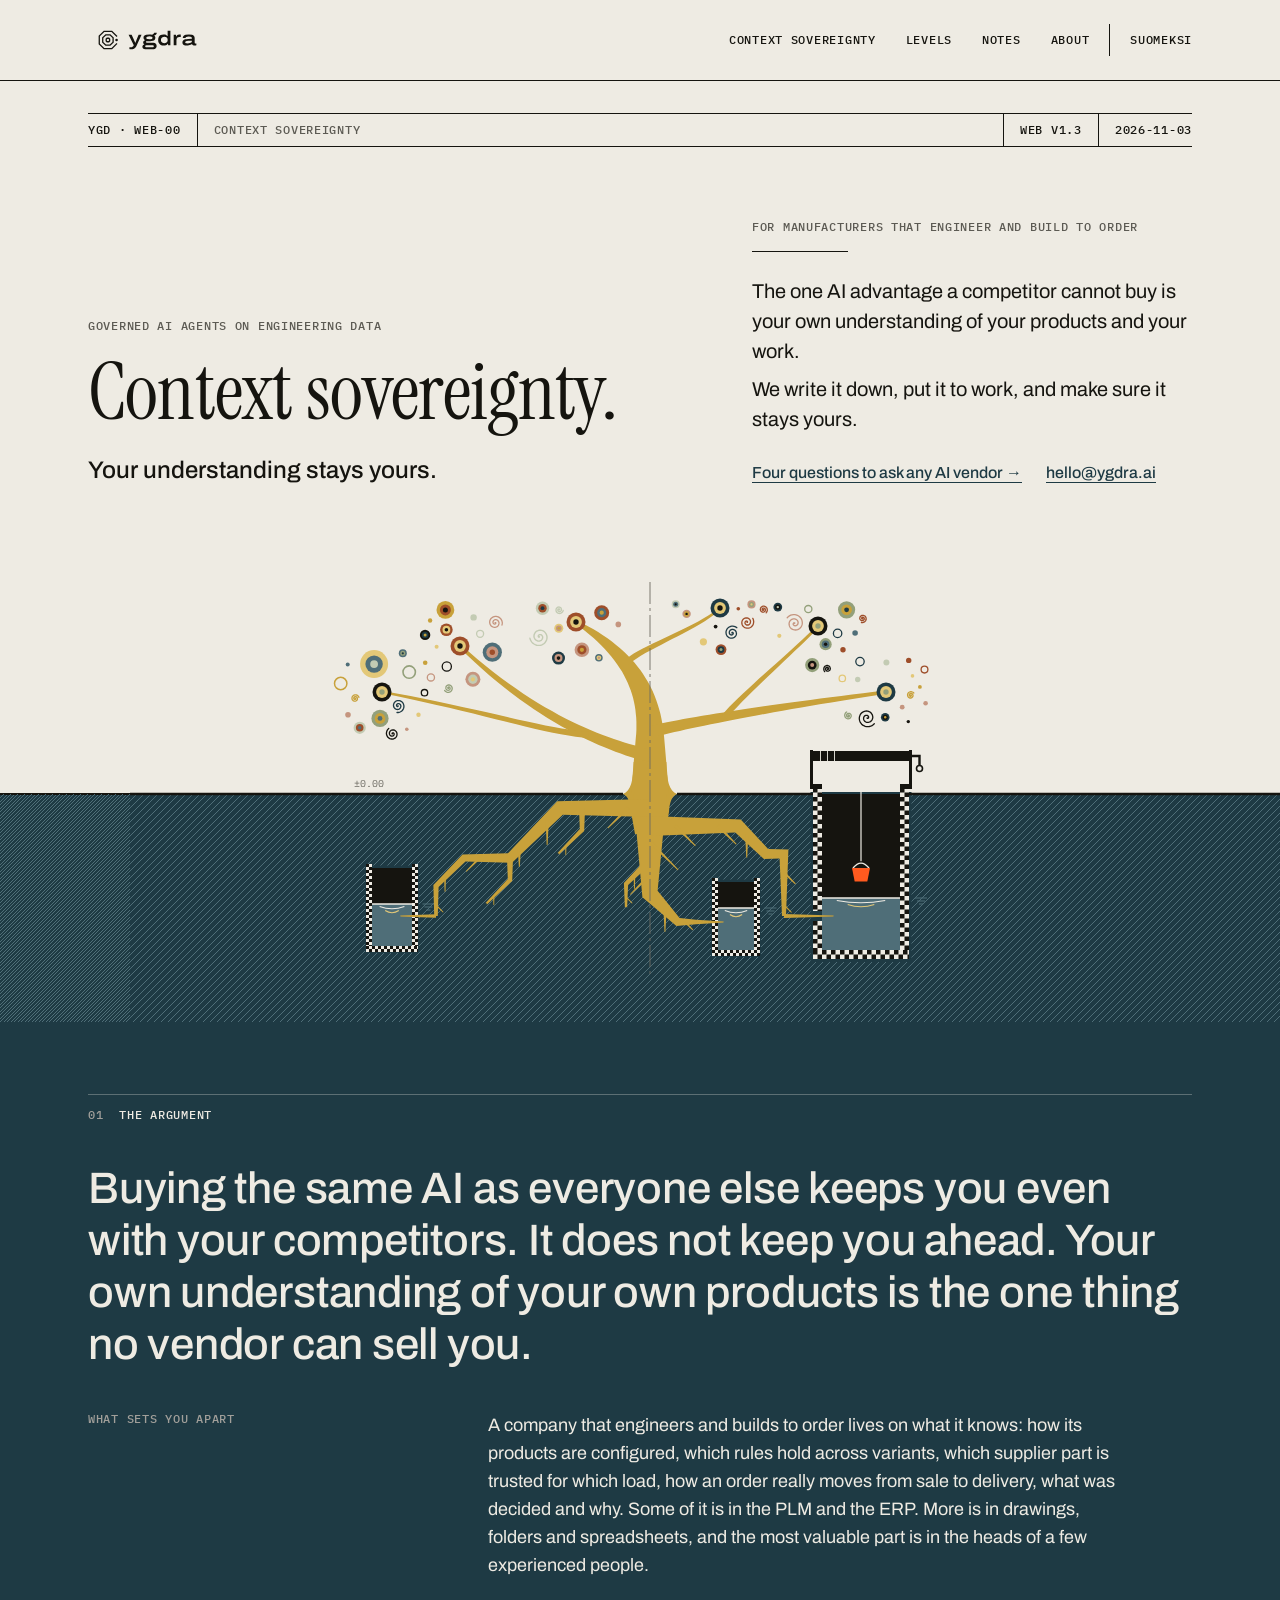
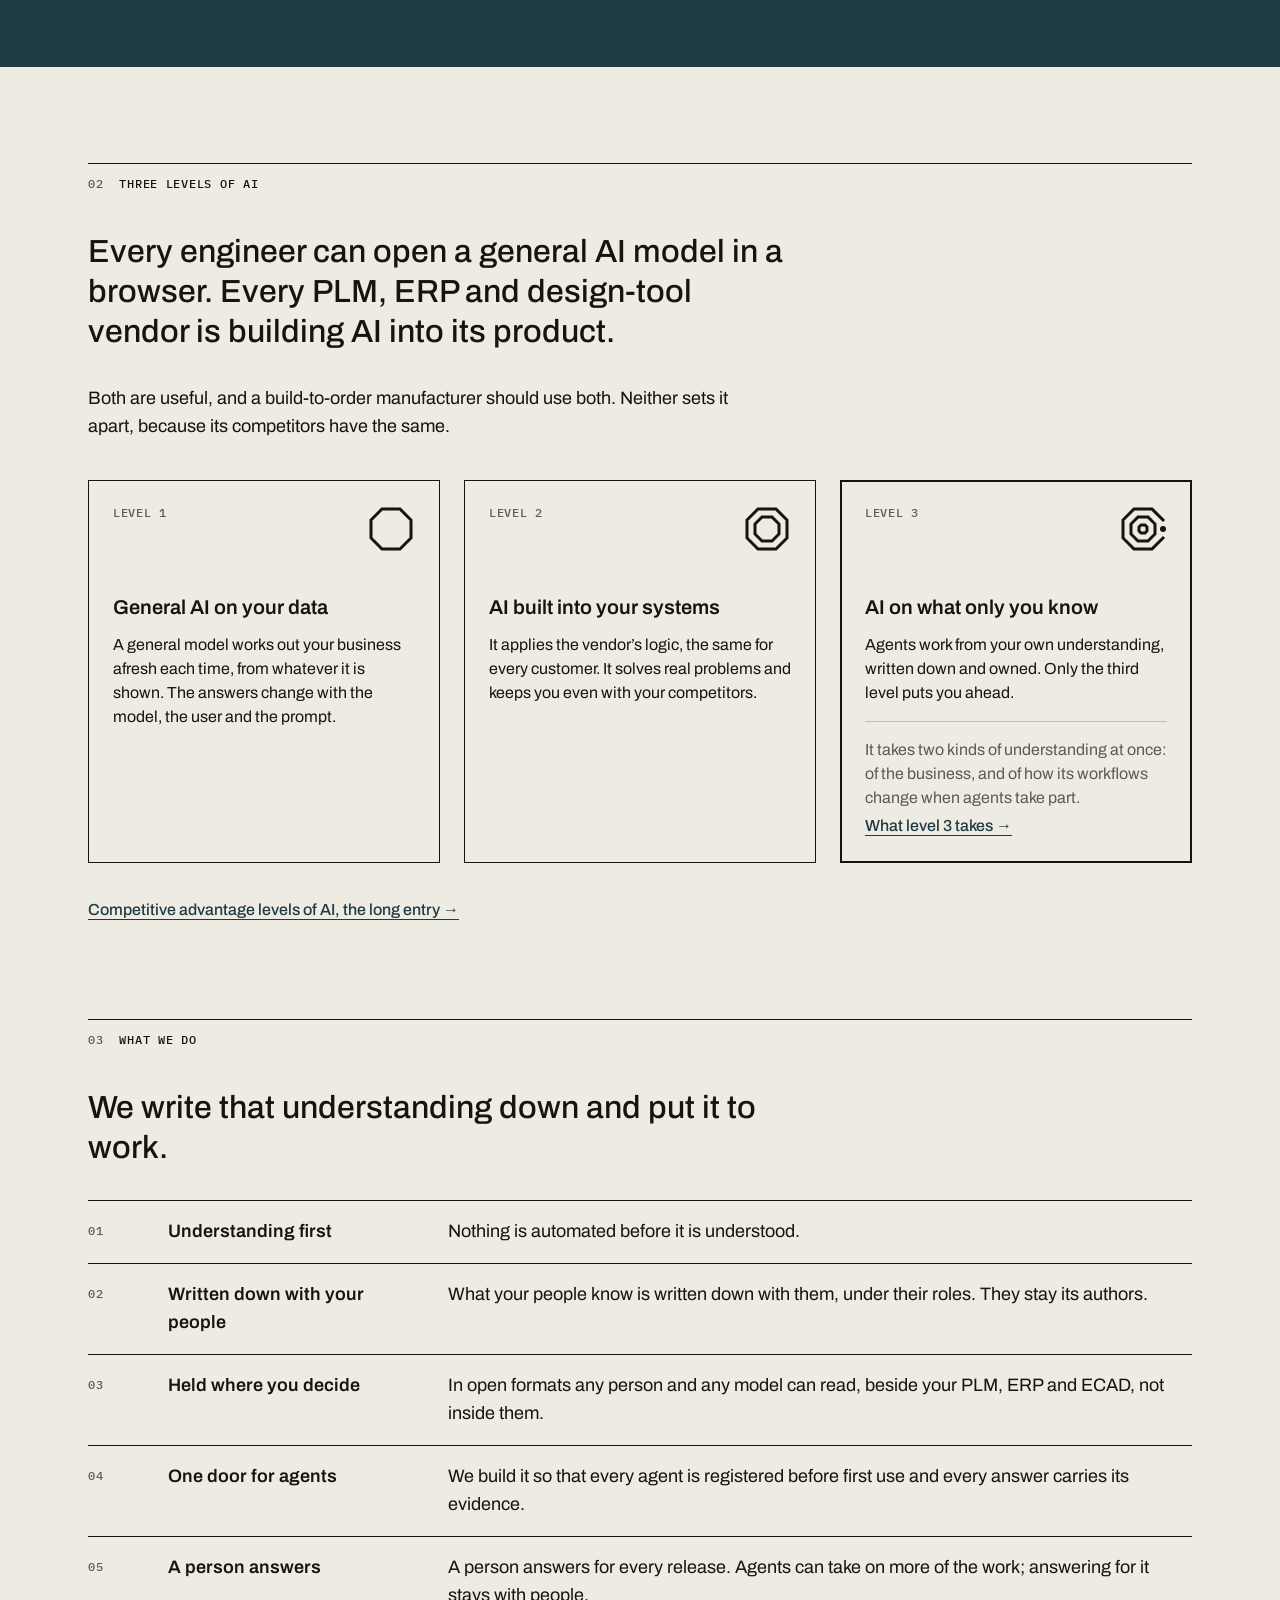
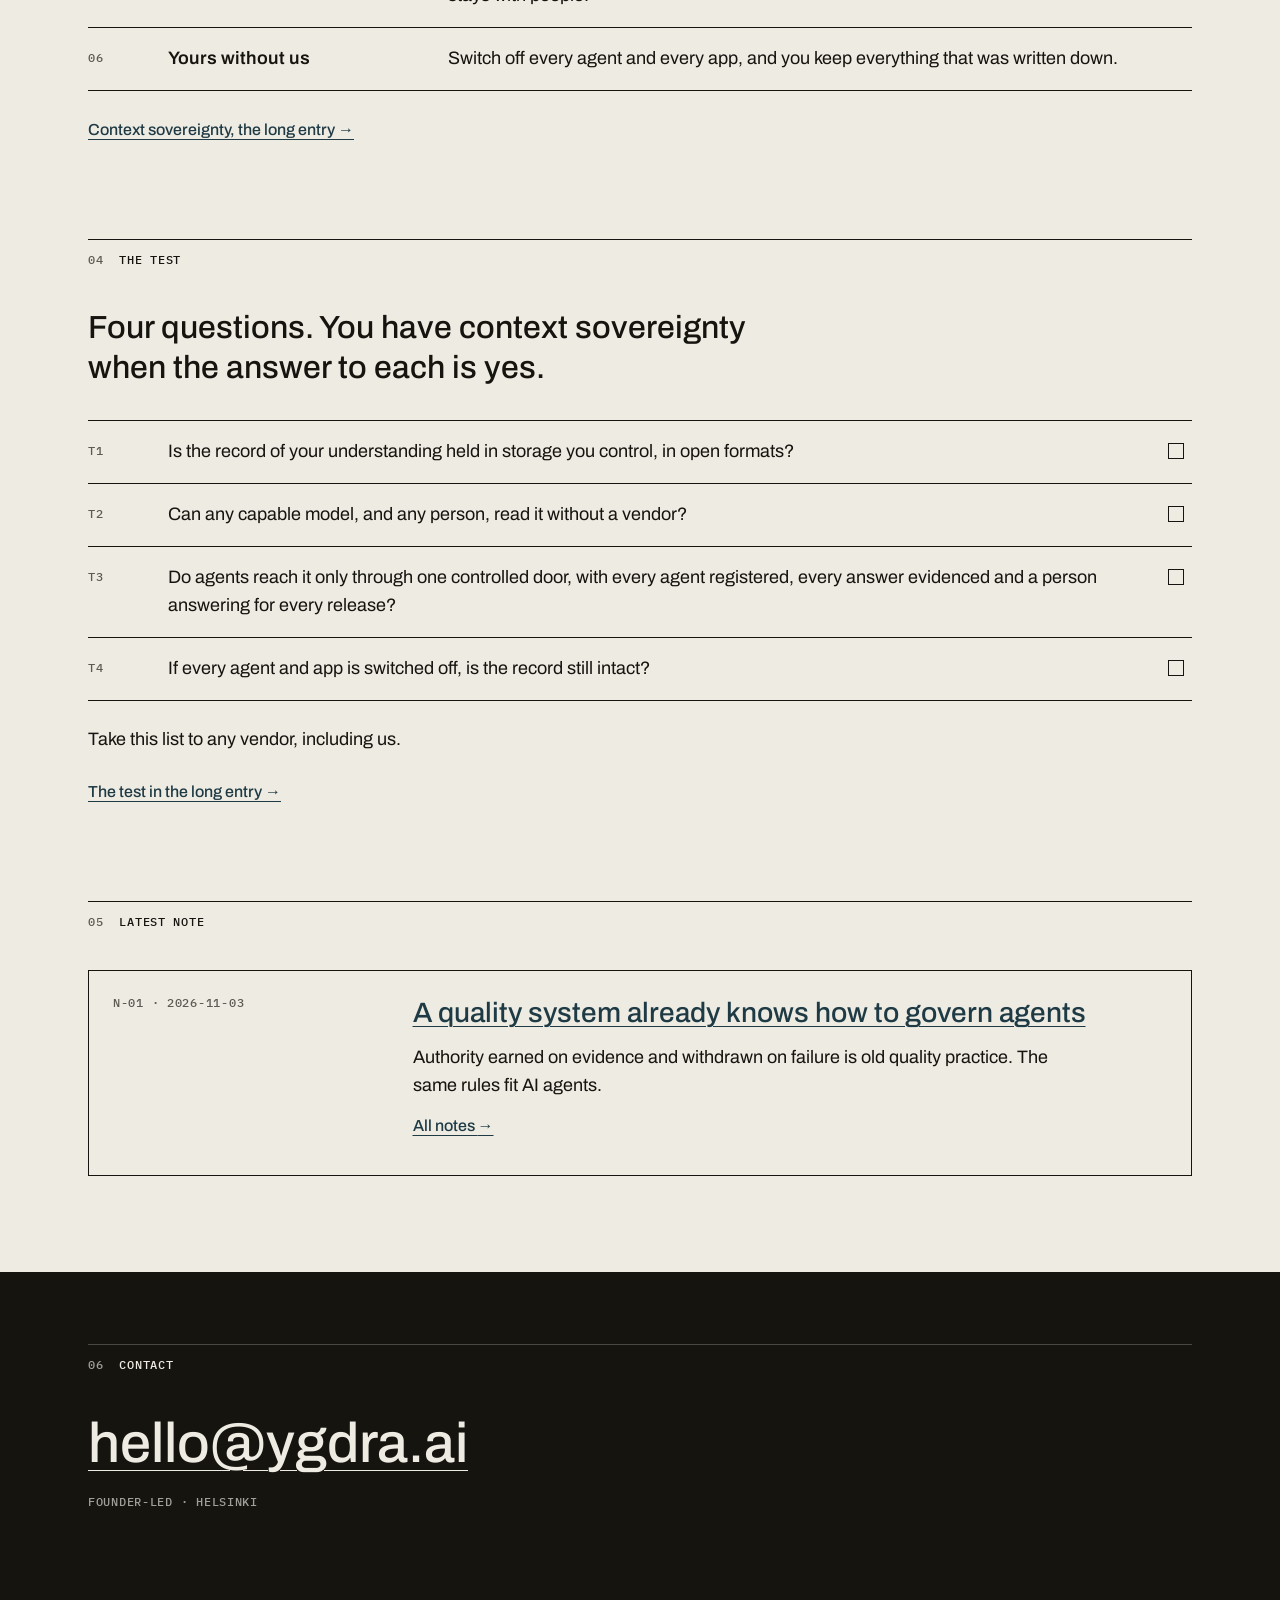
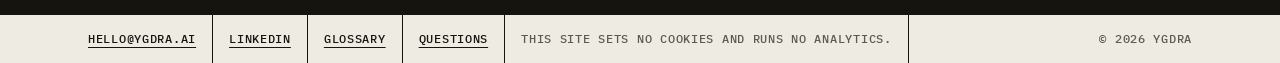
<file: index.html>
<!doctype html>
<html lang="en">
<head>
<meta charset="utf-8">
<meta name="viewport" content="width=device-width, initial-scale=1">
<title>Ygdra · Context sovereignty</title>
<meta name="description" content="Context sovereignty. Your understanding stays yours.">
<meta name="color-scheme" content="light dark">
<link rel="canonical" href="https://ygdra.ai/">
<link rel="alternate" hreflang="en" href="https://ygdra.ai/">
<link rel="alternate" hreflang="fi" href="https://ygdra.ai/fi/">
<link rel="alternate" hreflang="x-default" href="https://ygdra.ai/">
<meta property="og:type" content="website">
<meta property="og:site_name" content="Ygdra">
<meta property="og:locale" content="en_GB">
<meta property="og:locale:alternate" content="fi_FI">
<meta property="og:title" content="Ygdra · Context sovereignty">
<meta property="og:description" content="Context sovereignty. Your understanding stays yours.">
<meta property="og:url" content="https://ygdra.ai/">
<meta property="og:image" content="https://ygdra.ai/img/share-1200x627.png">
<meta property="og:image:type" content="image/png">
<meta property="og:image:width" content="1200">
<meta property="og:image:height" content="627">
<meta property="og:image:alt" content="Context sovereignty. Your understanding stays yours. The Ygdra device: a gold tree drawn as an engineering ground section, reaching down to three water shafts.">
<meta name="twitter:card" content="summary_large_image">
<meta name="twitter:title" content="Ygdra · Context sovereignty">
<meta name="twitter:description" content="Context sovereignty. Your understanding stays yours.">
<meta name="twitter:image" content="https://ygdra.ai/img/share-1200x627.png">
<meta name="twitter:image:alt" content="Context sovereignty. Your understanding stays yours. The Ygdra device: a gold tree drawn as an engineering ground section, reaching down to three water shafts.">
<link rel="icon" href="/favicon.svg" type="image/svg+xml">
<link rel="icon" href="/favicon.ico" sizes="any">
<link rel="preload" href="/fonts/Archivo-400-700.woff2" as="font" type="font/woff2" crossorigin>
<link rel="preload" href="/fonts/InstrumentSerif-400.woff2" as="font" type="font/woff2" crossorigin>
<link rel="stylesheet" href="/css/site-v13.css">
</head>
<body>
<a class="skip" href="#main">Skip to content</a>
<header class="site-head"><div class="wrap">
  <a class="brand" href="/" aria-current="page"><picture><source srcset="/img/ygdra-lockup-horizontal-one-colour-birch.svg" media="(prefers-color-scheme: dark)"><img src="/img/ygdra-lockup-horizontal-one-colour-tar.svg" alt="Ygdra, home" width="120" height="40"></picture></a>
  <nav class="nav" aria-label="Main"><ul>
    <li><a href="/context-sovereignty/">Context sovereignty</a></li>
    <li><a href="/levels/">Levels</a></li>
    <li><a href="/notes/">Notes</a></li>
    <li><a href="/about/">About</a></li>
    <li class="lang"><a href="/fi/" lang="fi" hreflang="fi">Suomeksi</a></li>
  </ul></nav>
</div></header>

<main id="main">
  <section class="hero" aria-labelledby="lead"><div class="wrap">
    <p class="tb"><span>YGD · WEB-00</span><span class="tb-title" aria-hidden="true">Context sovereignty</span><span>Web v1.3</span><span>2026-11-03</span></p>
    <div class="hero-grid">
      <div>
        <p class="descriptor">Governed AI agents on engineering data</p>
        <h1 class="lead" id="lead">Context sovereignty.</h1>
        <p class="promise">Your understanding stays yours.</p>
      </div>
      <div class="hero-story">
        <p class="audience">For manufacturers that engineer and build to order</p>
        <hr class="rule">
        <p class="story"><span>The one AI advantage a competitor cannot buy is your own understanding of your products and your work.</span><span>We write it down, put it to work, and make sure it stays yours.</span></p>
        <ul class="next">
          <li><a href="/context-sovereignty/#h-test">Four questions to ask any AI vendor <span aria-hidden="true">→</span></a></li>
          <li><a href="mailto:hello@ygdra.ai">hello@ygdra.ai</a></li>
        </ul>
      </div>
    </div>
  </div></section>

  <figure class="device-strip"><picture>
    <source media="(max-width: 599px) and (prefers-color-scheme: dark)" srcset="/img/ygdra-device-crop600-dark.svg" width="600" height="480">
    <source media="(max-width: 599px)" srcset="/img/ygdra-device-crop600.svg" width="600" height="480">
    <source media="(prefers-color-scheme: dark)" srcset="/img/ygdra-device-wide-dark.svg" width="2400" height="480">
    <img class="acc-asset" src="/img/ygdra-device-wide.svg" alt="Ygdra device: a gold tree drawn as an engineering ground section. Below the ground line it reaches down to three water shafts, and a small windlass lowers a bucket into the third." width="2400" height="480" decoding="async">
  </picture></figure>

  <section class="band" aria-labelledby="h-argument"><div class="wrap">
    <div class="sec-head"><span class="no">01</span><h2 id="h-argument">The argument</h2></div>
    <p class="statement">Buying the same AI as everyone else keeps you even with your competitors. It does not keep you ahead. Your own understanding of your own products is the one thing no vendor can sell you.</p>
    <div class="cols">
      <p class="label">What sets you apart</p>
      <p>A company that engineers and builds to order lives on what it knows: how its products are configured, which rules hold across variants, which supplier part is trusted for which load, how an order really moves from sale to delivery, what was decided and why. Some of it is in the PLM and the ERP. More is in drawings, folders and spreadsheets, and the most valuable part is in the heads of a few experienced people.</p>
    </div>
  </div></section>

  <section class="block" aria-labelledby="h-levels"><div class="wrap">
    <div class="sec-head"><span class="no">02</span><h2 id="h-levels">Three levels of AI</h2></div>
    <p class="lead-in">Every engineer can open a general AI model in a browser. Every PLM, ERP and design-tool vendor is building AI into its product.</p>
    <p>Both are useful, and a build-to-order manufacturer should use both. Neither sets it apart, because its competitors have the same.</p>
    <ol class="lvl-cards">
      <li>
        <div class="lvl-top"><span class="label">Level 1</span><svg class="rings" viewBox="0 0 24 24" width="48" height="48" aria-hidden="true" focusable="false"><path d="M7.5 2H16.5L22 7.5V16.5L16.5 22H7.5L2 16.5V7.5Z" fill="none" stroke="currentColor" stroke-width="1.5" stroke-linejoin="miter" stroke-linecap="square"/></svg></div>
        <h3>General AI on your data</h3>
        <p>A general model works out your business afresh each time, from whatever it is shown. The answers change with the model, the user and the prompt.</p>
      </li>
      <li>
        <div class="lvl-top"><span class="label">Level 2</span><svg class="rings" viewBox="0 0 24 24" width="48" height="48" aria-hidden="true" focusable="false"><path d="M7.5 2H16.5L22 7.5V16.5L16.5 22H7.5L2 16.5V7.5Z" fill="none" stroke="currentColor" stroke-width="1.5" stroke-linejoin="miter" stroke-linecap="square"/><path d="M9.5 6H14.5L18 9.5V14.5L14.5 18H9.5L6 14.5V9.5Z" fill="none" stroke="currentColor" stroke-width="1.5" stroke-linejoin="miter" stroke-linecap="square"/></svg></div>
        <h3>AI built into your systems</h3>
        <p>It applies the vendor’s logic, the same for every customer. It solves real problems and keeps you even with your competitors.</p>
      </li>
      <li class="ahead">
        <div class="lvl-top"><span class="label">Level 3</span><svg class="rings" viewBox="0 0 24 24" width="48" height="48" aria-hidden="true" focusable="false"><path fill="currentColor" fill-rule="evenodd" d="M5.250 9.189L5.250 14.811L9.189 18.750L14.811 18.750L18.750 14.811L18.750 9.189L14.811 5.250L9.189 5.250ZM14.189 6.750L17.250 9.811L17.250 14.189L14.189 17.250L9.811 17.250L6.750 14.189L6.750 9.811L9.811 6.750ZM9.250 13.311L10.689 14.750L13.311 14.750L14.750 13.311L14.750 10.689L13.311 9.250L10.689 9.250L9.250 10.689ZM13.250 11.311L13.250 12.689L12.689 13.250L11.311 13.250L10.750 12.689L10.750 11.311L11.311 10.750L12.689 10.750ZM2.750 16.189L2.750 7.811L7.811 2.750L16.189 2.750L21.470 8.030L22.000 8.561L23.061 7.500L16.811 1.250L7.189 1.250L1.250 7.189L1.250 16.811L7.189 22.750L16.811 22.750L22.530 17.030L23.061 16.500L22.000 15.439L16.189 21.250L7.811 21.250Z"/><path fill="currentColor" d="M20.500 12.000a1.500 1.500 0 1 0 3.000 0a1.500 1.500 0 1 0 -3.000 0Z"/></svg></div>
        <h3>AI on what only you know</h3>
        <p>Agents work from your own understanding, written down and owned. Only the third level puts you ahead.</p>
        <p class="takes">It takes two kinds of understanding at once: of the business, and of how its workflows change when agents take part. <a href="/levels/#h-takes">What level&nbsp;3 takes <span aria-hidden="true">→</span></a></p>
      </li>
    </ol>
    <p class="more"><a href="/levels/">Competitive advantage levels of AI, the long entry <span aria-hidden="true">→</span></a></p>
  </div></section>

  <section class="block" aria-labelledby="h-what"><div class="wrap">
    <div class="sec-head"><span class="no">03</span><h2 id="h-what">What we do</h2></div>
    <p class="lead-in">We write that understanding down and put it to work.</p>
    <ol class="schedule">
      <li><span class="no">01</span><span class="term">Understanding first</span><span>Nothing is automated before it is understood.</span></li>
      <li><span class="no">02</span><span class="term">Written down with your people</span><span>What your people know is written down with them, under their roles. They stay its authors.</span></li>
      <li><span class="no">03</span><span class="term">Held where you decide</span><span>In open formats any person and any model can read, beside your PLM, ERP and ECAD, not inside them.</span></li>
      <li><span class="no">04</span><span class="term">One door for agents</span><span>We build it so that every agent is registered before first use and every answer carries its evidence.</span></li>
      <li><span class="no">05</span><span class="term">A person answers</span><span>A person answers for every release. Agents can take on more of the work; answering for it stays with people.</span></li>
      <li><span class="no">06</span><span class="term">Yours without us</span><span>Switch off every agent and every app, and you keep everything that was written down.</span></li>
    </ol>
    <p class="more"><a href="/context-sovereignty/">Context sovereignty, the long entry <span aria-hidden="true">→</span></a></p>
  </div></section>

  <section class="block" aria-labelledby="h-test"><div class="wrap">
    <div class="sec-head"><span class="no">04</span><h2 id="h-test">The test</h2></div>
    <p class="lead-in">Four questions. You have context sovereignty when the answer to each is yes.</p>
    <ol class="schedule check test-list">
      <li><span class="no">T1</span><span>Is the record of your understanding held in storage you control, in open formats?</span><span class="box" aria-hidden="true"></span></li>
      <li><span class="no">T2</span><span>Can any capable model, and any person, read it without a vendor?</span><span class="box" aria-hidden="true"></span></li>
      <li><span class="no">T3</span><span>Do agents reach it only through one controlled door, with every agent registered, every answer evidenced and a person answering for every release?</span><span class="box" aria-hidden="true"></span></li>
      <li><span class="no">T4</span><span>If every agent and app is switched off, is the record still intact?</span><span class="box" aria-hidden="true"></span></li>
    </ol>
    <p class="more">Take this list to any vendor, including us.</p>
    <p class="more"><a href="/context-sovereignty/#h-test">The test in the long entry <span aria-hidden="true">→</span></a></p>
  </div></section>

  <section class="block" aria-labelledby="h-latest"><div class="wrap">
    <div class="sec-head"><span class="no">05</span><h2 id="h-latest">Latest note</h2></div>
    <div class="note-card latest">
      <p class="label">N-01 · 2026-11-03</p>
      <div>
        <h3><a href="/notes/quality-systems-govern-agents/">A quality system already knows how to govern agents</a></h3>
        <p>Authority earned on evidence and withdrawn on failure is old quality practice. The same rules fit AI agents.</p>
        <p class="more"><a href="/notes/">All notes <span aria-hidden="true">→</span></a></p>
      </div>
    </div>
  </div></section>

  <section class="band-tar" aria-labelledby="h-contact"><div class="wrap">
    <div class="sec-head"><span class="no">06</span><h2 id="h-contact">Contact</h2></div>
    <p class="contact-line"><a href="mailto:hello@ygdra.ai">hello@ygdra.ai</a></p>
    <p class="meta">Founder-led · Helsinki</p>
  </div></section>
</main>

<footer class="site-foot"><div class="wrap">
  <span><a href="mailto:hello@ygdra.ai">hello@ygdra.ai</a></span>
  <span><a href="https://www.linkedin.com/company/ygdra-ai/">LinkedIn</a></span>
  <span><a href="/glossary/">Glossary</a></span>
  <span><a href="/questions/">Questions</a></span>
  <span>This site sets no cookies and runs no analytics.</span>
  <span>© 2026 Ygdra</span>
</div></footer>
</body>
</html>
</file>
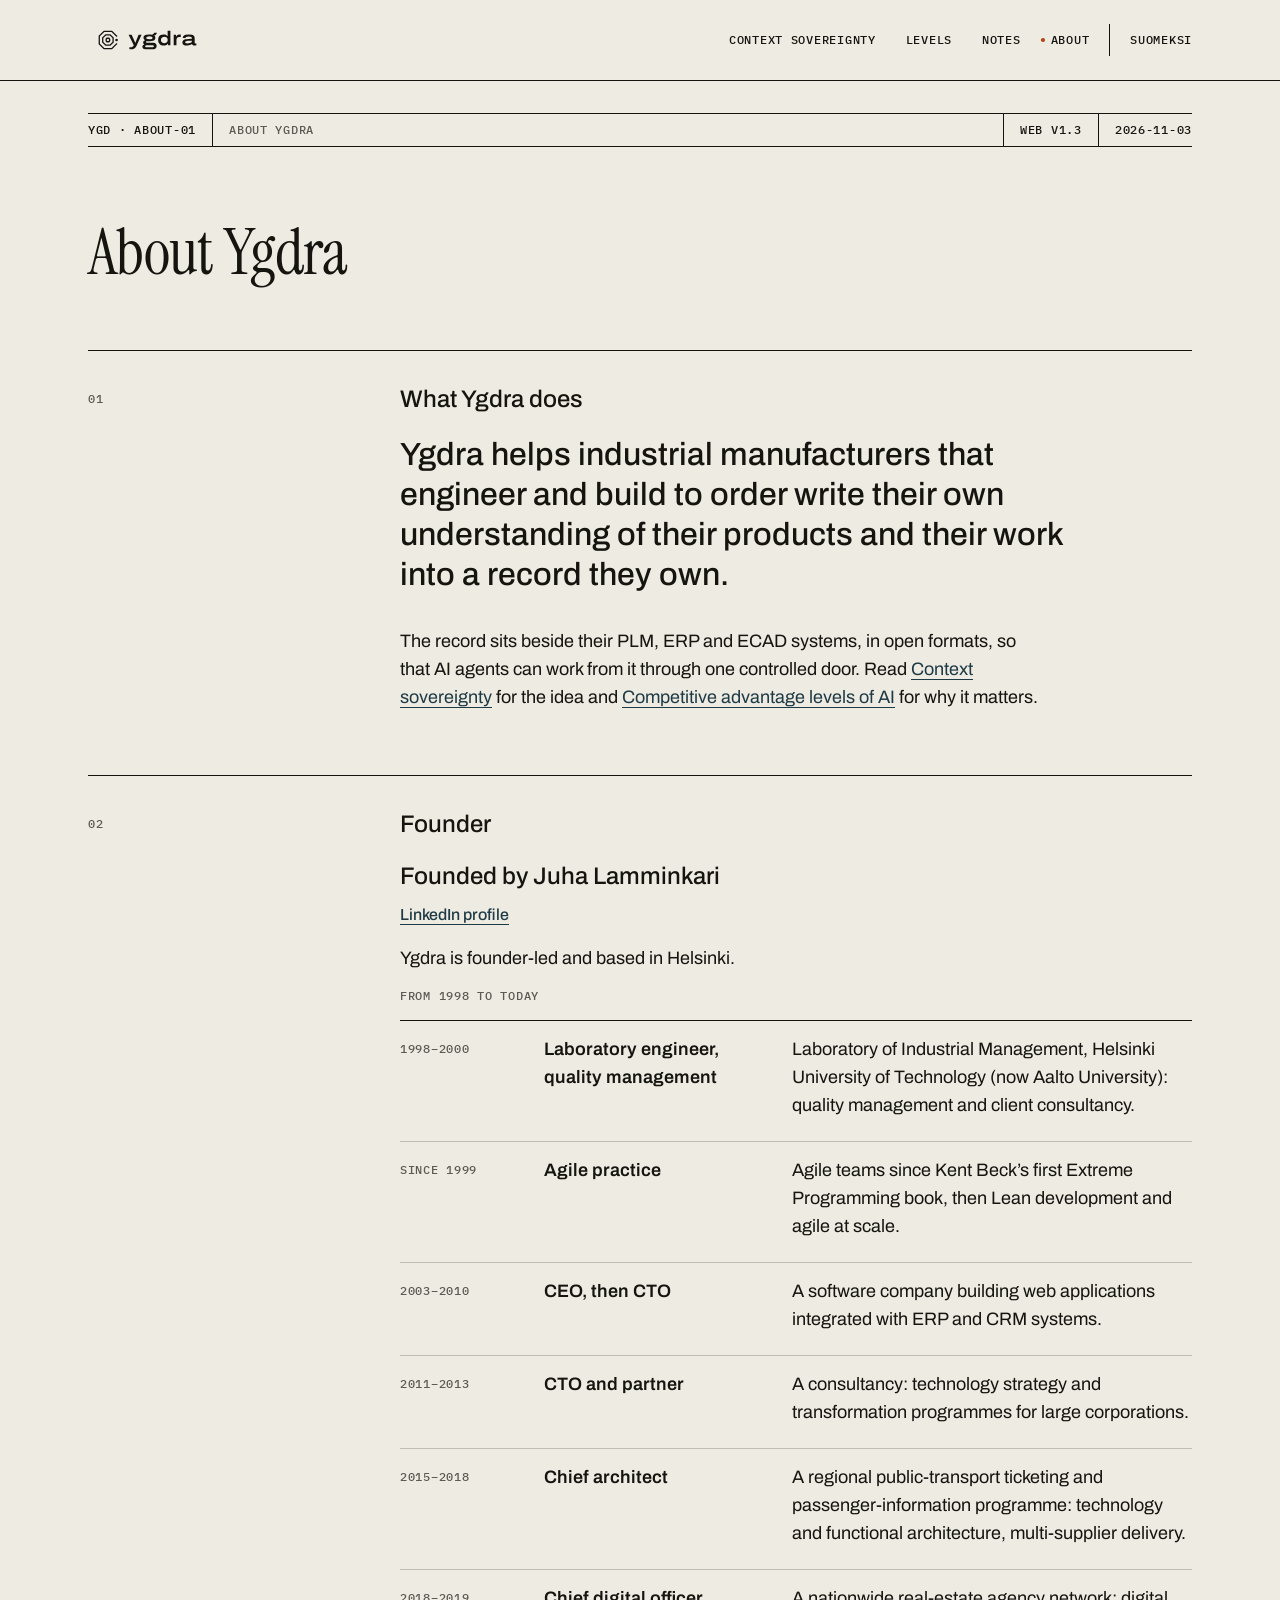
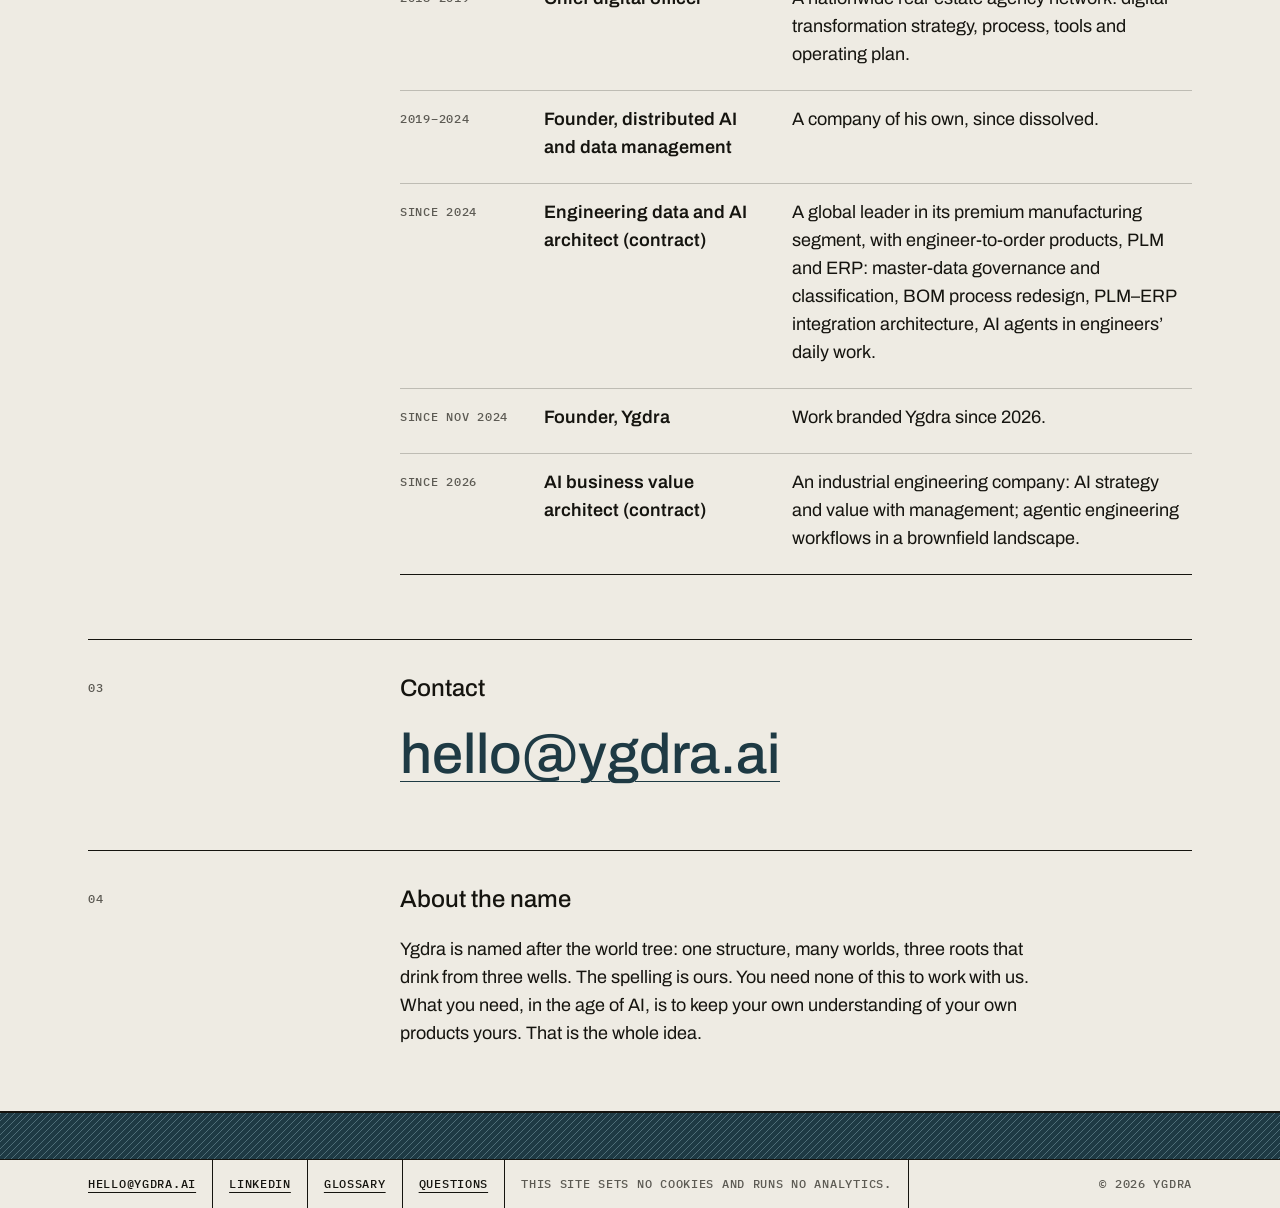
<file: about/index.html>
<!doctype html>
<html lang="en">
<head>
<meta charset="utf-8">
<meta name="viewport" content="width=device-width, initial-scale=1">
<title>About · Ygdra</title>
<meta name="description" content="Ygdra is founder-led and based in Helsinki. Founded by Juha Lamminkari. Contact hello@ygdra.ai.">
<meta name="color-scheme" content="light dark">
<link rel="canonical" href="https://ygdra.ai/about/">
<link rel="alternate" hreflang="en" href="https://ygdra.ai/about/">
<link rel="alternate" hreflang="fi" href="https://ygdra.ai/fi/tietoa/">
<link rel="alternate" hreflang="x-default" href="https://ygdra.ai/about/">
<meta property="og:type" content="website">
<meta property="og:site_name" content="Ygdra">
<meta property="og:locale" content="en_GB">
<meta property="og:locale:alternate" content="fi_FI">
<meta property="og:title" content="About · Ygdra">
<meta property="og:description" content="Ygdra is founder-led and based in Helsinki. Founded by Juha Lamminkari. Contact hello@ygdra.ai.">
<meta property="og:url" content="https://ygdra.ai/about/">
<meta property="og:image" content="https://ygdra.ai/img/share-1200x627.png">
<meta property="og:image:type" content="image/png">
<meta property="og:image:width" content="1200">
<meta property="og:image:height" content="627">
<meta property="og:image:alt" content="Context sovereignty. Your understanding stays yours. The Ygdra device: a gold tree drawn as an engineering ground section, reaching down to three water shafts.">
<meta name="twitter:card" content="summary_large_image">
<meta name="twitter:title" content="About · Ygdra">
<meta name="twitter:description" content="Ygdra is founder-led and based in Helsinki. Founded by Juha Lamminkari. Contact hello@ygdra.ai.">
<meta name="twitter:image" content="https://ygdra.ai/img/share-1200x627.png">
<meta name="twitter:image:alt" content="Context sovereignty. Your understanding stays yours. The Ygdra device: a gold tree drawn as an engineering ground section, reaching down to three water shafts.">
<link rel="icon" href="/favicon.svg" type="image/svg+xml">
<link rel="icon" href="/favicon.ico" sizes="any">
<link rel="preload" href="/fonts/Archivo-400-700.woff2" as="font" type="font/woff2" crossorigin>
<link rel="preload" href="/fonts/InstrumentSerif-400.woff2" as="font" type="font/woff2" crossorigin>
<link rel="stylesheet" href="/css/site-v13.css">
</head>
<body>
<a class="skip" href="#main">Skip to content</a>
<header class="site-head"><div class="wrap">
  <a class="brand" href="/"><picture><source srcset="/img/ygdra-lockup-horizontal-one-colour-birch.svg" media="(prefers-color-scheme: dark)"><img src="/img/ygdra-lockup-horizontal-one-colour-tar.svg" alt="Ygdra, home" width="120" height="40"></picture></a>
  <nav class="nav" aria-label="Main"><ul>
    <li><a href="/context-sovereignty/">Context sovereignty</a></li>
    <li><a href="/levels/">Levels</a></li>
    <li><a href="/notes/">Notes</a></li>
    <li><a href="/about/" aria-current="page" class="acc-mark">About</a></li>
    <li class="lang"><a href="/fi/tietoa/" lang="fi" hreflang="fi">Suomeksi</a></li>
  </ul></nav>
</div></header>

<main id="main" class="doc"><div class="wrap">
  <header class="doc-head">
    <p class="tb"><span>YGD · ABOUT-01</span><span class="tb-title" aria-hidden="true">About Ygdra</span><span>Web v1.3</span><span>2026-11-03</span></p>
    <h1 class="doc-title">About Ygdra</h1>
  </header>

  <section class="sec" aria-labelledby="h-what">
    <div class="sec-meta"><span class="no">01</span></div>
    <div class="body">
      <h2 id="h-what">What Ygdra does</h2>
      <p class="lead-in">Ygdra helps industrial manufacturers that engineer and build to order write their own understanding of their products and their work into a record they own.</p>
      <p>The record sits beside their PLM, ERP and ECAD systems, in open formats, so that AI agents can work from it through one controlled door. Read <a href="/context-sovereignty/">Context sovereignty</a> for the idea and <a href="/levels/">Competitive advantage levels of AI</a> for why it matters.</p>
    </div>
  </section>
  <section class="sec" aria-labelledby="h-founder">
    <div class="sec-meta"><span class="no">02</span></div>
    <div class="body">
      <h2 id="h-founder">Founder</h2>
      <p class="founder">Founded by Juha Lamminkari</p>
      <p><a class="go" href="https://www.linkedin.com/in/juha-lamminkari/" rel="noopener">LinkedIn profile</a></p>
      <p>Ygdra is founder-led and based in Helsinki.</p>
      <p class="label">From 1998 to today</p>
      <ol class="record">
        <li><span class="yrs">1998–2000</span><span class="role">Laboratory engineer, quality management</span><span class="field">Laboratory of Industrial Management, Helsinki University of Technology (now Aalto University): quality management and client consultancy.</span></li>
        <li><span class="yrs">Since 1999</span><span class="role">Agile practice</span><span class="field">Agile teams since Kent Beck’s first Extreme Programming book, then Lean development and agile at scale.</span></li>
        <li><span class="yrs">2003–2010</span><span class="role">CEO, then CTO</span><span class="field">A software company building web applications integrated with ERP and CRM systems.</span></li>
        <li><span class="yrs">2011–2013</span><span class="role">CTO and partner</span><span class="field">A consultancy: technology strategy and transformation programmes for large corporations.</span></li>
        <li><span class="yrs">2015–2018</span><span class="role">Chief architect</span><span class="field">A regional public-transport ticketing and passenger-information programme: technology and functional architecture, multi-supplier delivery.</span></li>
        <li><span class="yrs">2018–2019</span><span class="role">Chief digital officer</span><span class="field">A nationwide real-estate agency network: digital transformation strategy, process, tools and operating plan.</span></li>
        <li><span class="yrs">2019–2024</span><span class="role">Founder, distributed AI and data management</span><span class="field">A company of his own, since dissolved.</span></li>
        <li><span class="yrs">Since 2024</span><span class="role">Engineering data and AI architect (contract)</span><span class="field">A global leader in its premium manufacturing segment, with engineer-to-order products, PLM and ERP: master-data governance and classification, BOM process redesign, PLM–ERP integration architecture, AI agents in engineers’ daily work.</span></li>
        <li><span class="yrs">Since Nov 2024</span><span class="role">Founder, Ygdra</span><span class="field">Work branded Ygdra since 2026.</span></li>
        <li><span class="yrs">Since 2026</span><span class="role">AI business value architect (contract)</span><span class="field">An industrial engineering company: AI strategy and value with management; agentic engineering workflows in a brownfield landscape.</span></li>
      </ol>
    </div>
  </section>
  <section class="sec" aria-labelledby="h-contact">
    <div class="sec-meta"><span class="no">03</span></div>
    <div class="body">
      <h2 id="h-contact">Contact</h2>
      <p class="contact-line"><a href="mailto:hello@ygdra.ai">hello@ygdra.ai</a></p>
    </div>
  </section>
  <section class="sec" aria-labelledby="h-name">
    <div class="sec-meta"><span class="no">04</span></div>
    <div class="body">
      <h2 id="h-name">About the name</h2>
      <p>Ygdra is named after the world tree: one structure, many worlds, three roots that drink from three wells. The spelling is ours. You need none of this to work with us. What you need, in the age of AI, is to keep your own understanding of your own products yours. That is the whole idea.</p>
    </div>
  </section>
</div></main>
<div class="ground" aria-hidden="true"></div>

<footer class="site-foot"><div class="wrap">
  <span><a href="mailto:hello@ygdra.ai">hello@ygdra.ai</a></span>
  <span><a href="https://www.linkedin.com/company/ygdra-ai/">LinkedIn</a></span>
  <span><a href="/glossary/">Glossary</a></span>
  <span><a href="/questions/">Questions</a></span>
  <span>This site sets no cookies and runs no analytics.</span>
  <span>© 2026 Ygdra</span>
</div></footer>
</body>
</html>
</file>
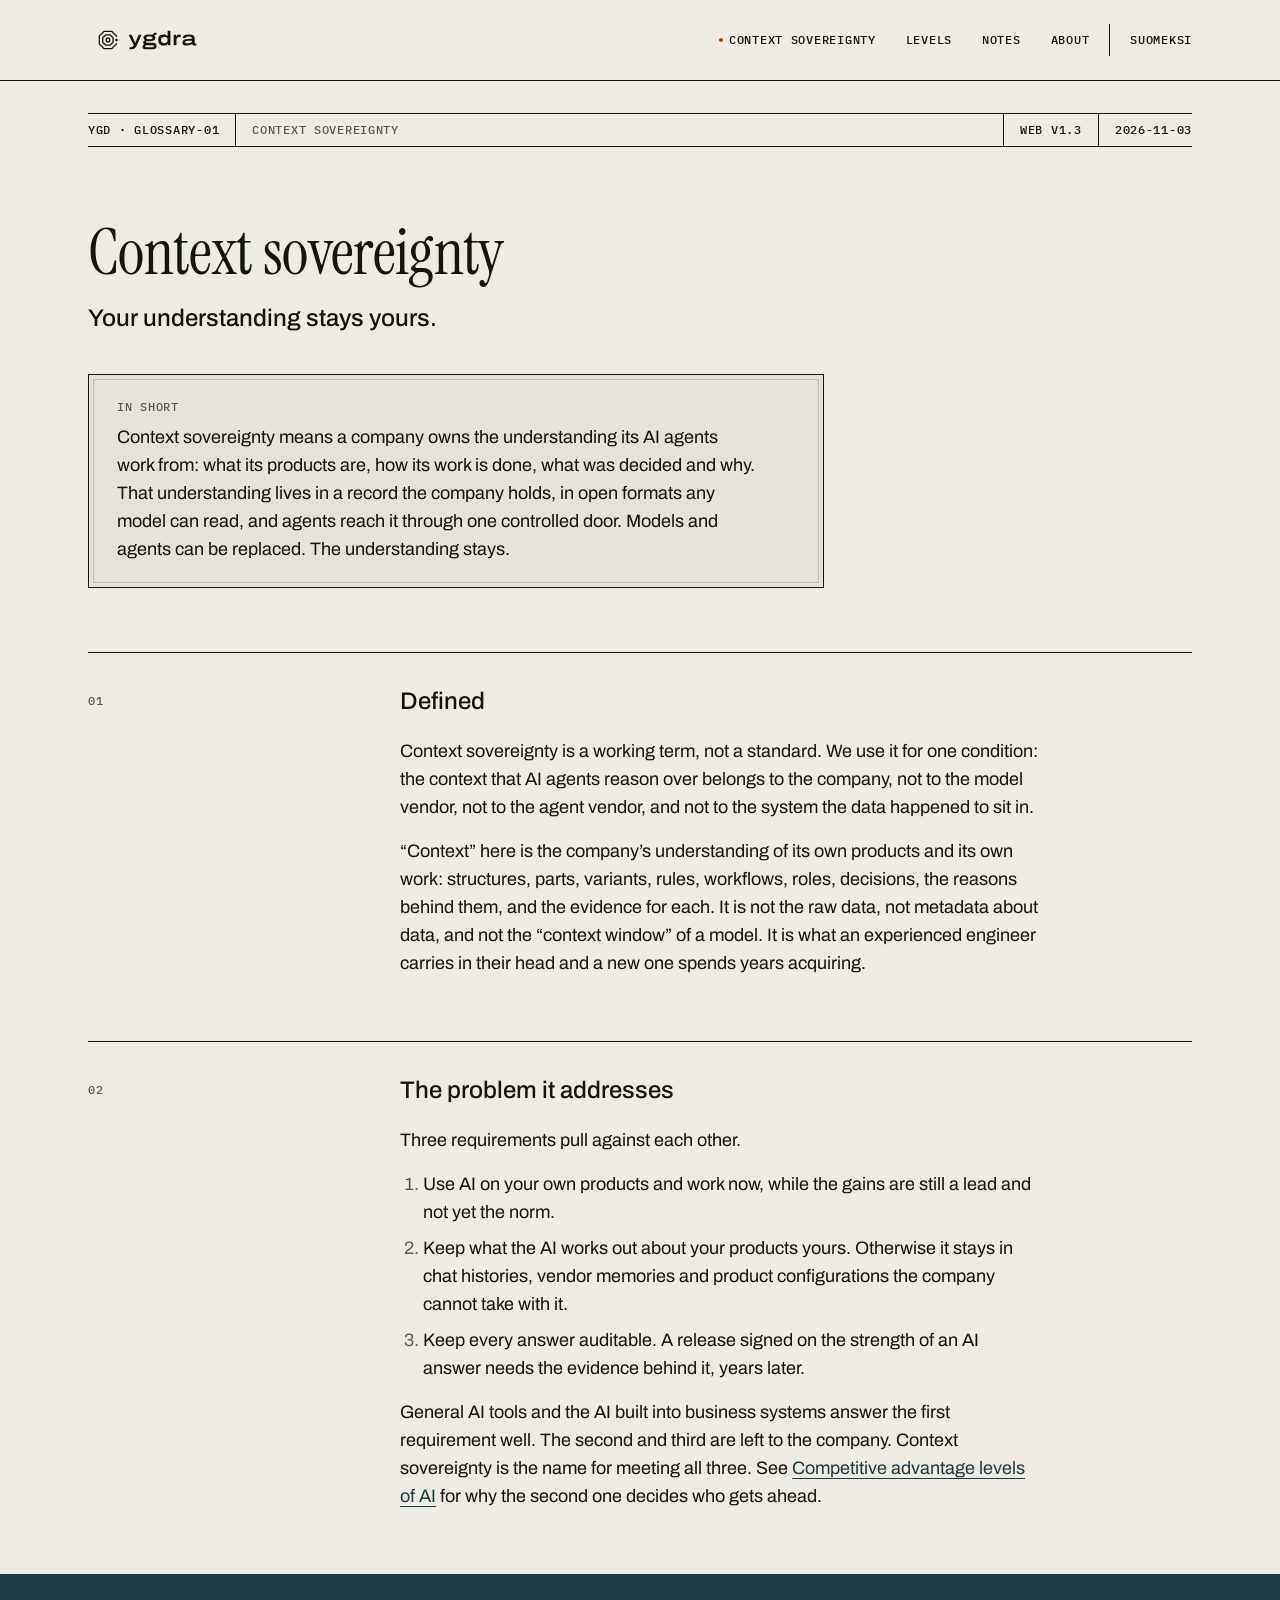
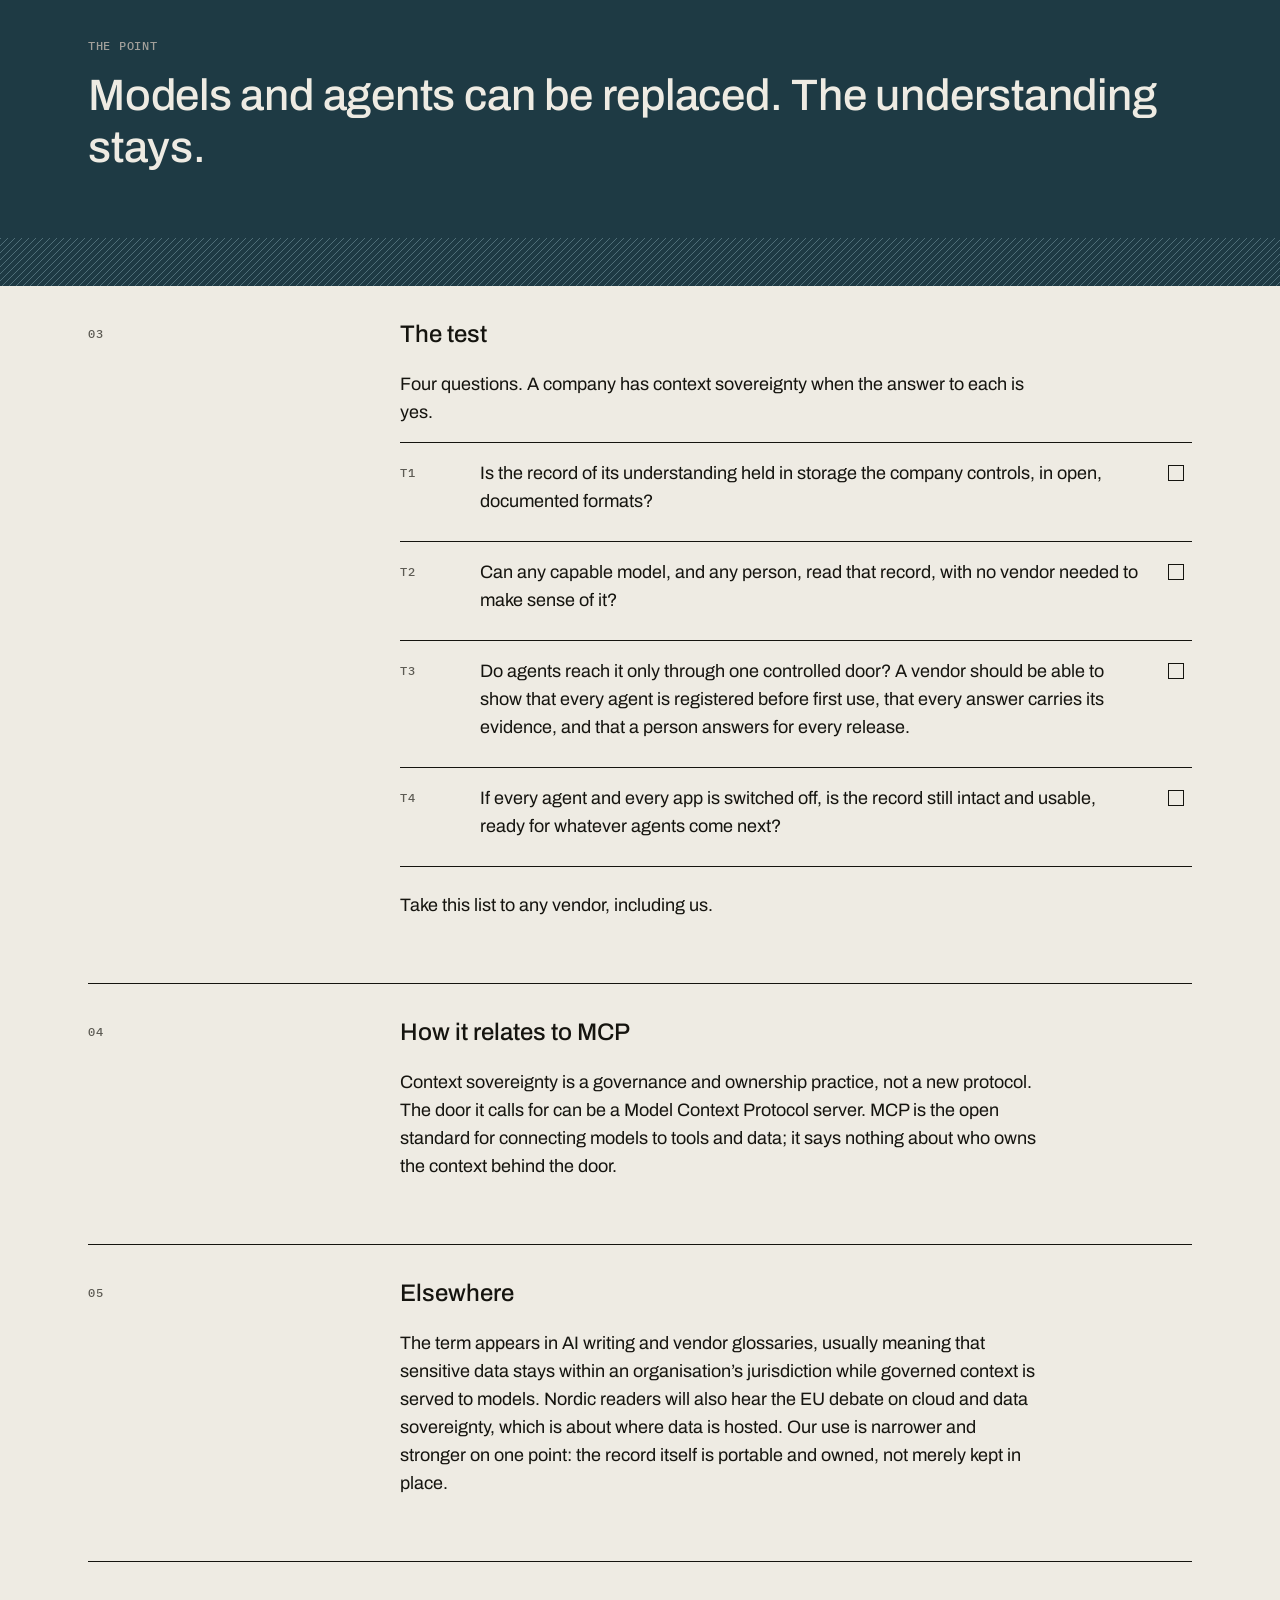
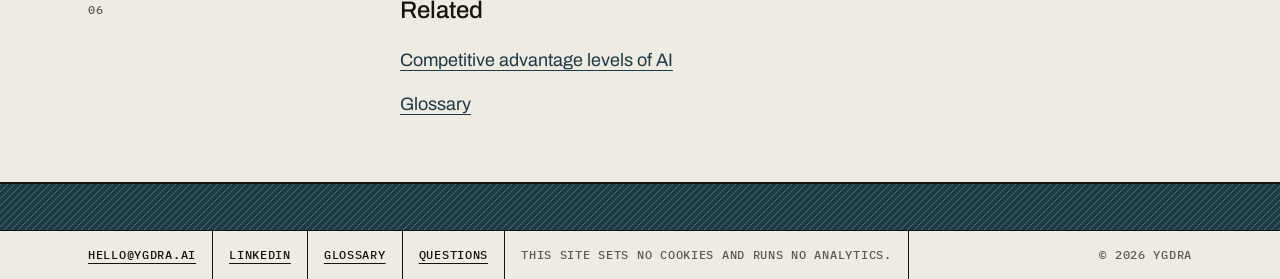
<file: context-sovereignty/index.html>
<!doctype html>
<html lang="en">
<head>
<meta charset="utf-8">
<meta name="viewport" content="width=device-width, initial-scale=1">
<title>Context sovereignty · Ygdra</title>
<meta name="description" content="Context sovereignty means a company owns the understanding its AI agents work from. Models and agents can be replaced. The understanding stays.">
<meta name="color-scheme" content="light dark">
<link rel="canonical" href="https://ygdra.ai/context-sovereignty/">
<meta property="og:type" content="article">
<meta property="og:site_name" content="Ygdra">
<meta property="og:locale" content="en_GB">
<meta property="og:title" content="Context sovereignty · Ygdra">
<meta property="og:description" content="Context sovereignty means a company owns the understanding its AI agents work from. Models and agents can be replaced. The understanding stays.">
<meta property="og:url" content="https://ygdra.ai/context-sovereignty/">
<meta property="og:image" content="https://ygdra.ai/img/share-1200x627.png">
<meta property="og:image:type" content="image/png">
<meta property="og:image:width" content="1200">
<meta property="og:image:height" content="627">
<meta property="og:image:alt" content="Context sovereignty. Your understanding stays yours. The Ygdra device: a gold tree drawn as an engineering ground section, reaching down to three water shafts.">
<meta name="twitter:card" content="summary_large_image">
<meta name="twitter:title" content="Context sovereignty · Ygdra">
<meta name="twitter:description" content="Context sovereignty means a company owns the understanding its AI agents work from. Models and agents can be replaced. The understanding stays.">
<meta name="twitter:image" content="https://ygdra.ai/img/share-1200x627.png">
<meta name="twitter:image:alt" content="Context sovereignty. Your understanding stays yours. The Ygdra device: a gold tree drawn as an engineering ground section, reaching down to three water shafts.">
<link rel="icon" href="/favicon.svg" type="image/svg+xml">
<link rel="icon" href="/favicon.ico" sizes="any">
<link rel="preload" href="/fonts/Archivo-400-700.woff2" as="font" type="font/woff2" crossorigin>
<link rel="preload" href="/fonts/InstrumentSerif-400.woff2" as="font" type="font/woff2" crossorigin>
<link rel="stylesheet" href="/css/site-v13.css">
</head>
<body>
<a class="skip" href="#main">Skip to content</a>
<header class="site-head"><div class="wrap">
  <a class="brand" href="/"><picture><source srcset="/img/ygdra-lockup-horizontal-one-colour-birch.svg" media="(prefers-color-scheme: dark)"><img src="/img/ygdra-lockup-horizontal-one-colour-tar.svg" alt="Ygdra, home" width="120" height="40"></picture></a>
  <nav class="nav" aria-label="Main"><ul>
    <li><a href="/context-sovereignty/" aria-current="page" class="acc-mark">Context sovereignty</a></li>
    <li><a href="/levels/">Levels</a></li>
    <li><a href="/notes/">Notes</a></li>
    <li><a href="/about/">About</a></li>
    <li class="lang"><a href="/fi/" lang="fi" hreflang="fi">Suomeksi</a></li>
  </ul></nav>
</div></header>

<main id="main" class="doc"><div class="wrap">
  <header class="doc-head">
    <p class="tb"><span>YGD · GLOSSARY-01</span><span class="tb-title" aria-hidden="true">Context sovereignty</span><span>Web v1.3</span><span>2026-11-03</span></p>
    <h1 class="doc-title">Context sovereignty</h1>
    <p class="promise">Your understanding stays yours.</p>
    <div class="inshort">
      <p class="label">In short</p>
      <p>Context sovereignty means a company owns the understanding its AI agents work from: what its products are, how its work is done, what was decided and why. That understanding lives in a record the company holds, in open formats any model can read, and agents reach it through one controlled door. Models and agents can be replaced. The understanding stays.</p>
    </div>
  </header>

  <section class="sec" aria-labelledby="h-defined">
    <div class="sec-meta"><span class="no">01</span></div>
    <div class="body">
      <h2 id="h-defined">Defined</h2>
      <p>Context sovereignty is a working term, not a standard. We use it for one condition: the context that AI agents reason over belongs to the company, not to the model vendor, not to the agent vendor, and not to the system the data happened to sit in.</p>
      <p>“Context” here is the company’s understanding of its own products and its own work: structures, parts, variants, rules, workflows, roles, decisions, the reasons behind them, and the evidence for each. It is not the raw data, not metadata about data, and not the “context window” of a model. It is what an experienced engineer carries in their head and a new one spends years acquiring.</p>
    </div>
  </section>
  <section class="sec" aria-labelledby="h-problem">
    <div class="sec-meta"><span class="no">02</span></div>
    <div class="body">
      <h2 id="h-problem">The problem it addresses</h2>
      <p>Three requirements pull against each other.</p>
      <ol>
        <li>Use AI on your own products and work now, while the gains are still a lead and not yet the norm.</li>
        <li>Keep what the AI works out about your products yours. Otherwise it stays in chat histories, vendor memories and product configurations the company cannot take with it.</li>
        <li>Keep every answer auditable. A release signed on the strength of an AI answer needs the evidence behind it, years later.</li>
      </ol>
      <p>General AI tools and the AI built into business systems answer the first requirement well. The second and third are left to the company. Context sovereignty is the name for meeting all three. See <a href="/levels/">Competitive advantage levels of AI</a> for why the second one decides who gets ahead.</p>
    </div>
  </section>
</div>
<section class="band band-ground" aria-label="The point"><div class="wrap">
  <p class="label">The point</p>
  <p class="statement">Models and agents can be replaced. The understanding stays.</p>
</div><div class="ground" aria-hidden="true"></div></section>
<div class="wrap">
  <section class="sec" aria-labelledby="h-test">
    <div class="sec-meta"><span class="no">03</span></div>
    <div class="body">
      <h2 id="h-test">The test</h2>
      <p>Four questions. A company has context sovereignty when the answer to each is yes.</p>
      <ol class="schedule check">
        <li><span class="no">T1</span><span>Is the record of its understanding held in storage the company controls, in open, documented formats?</span><span class="box" aria-hidden="true"></span></li>
        <li><span class="no">T2</span><span>Can any capable model, and any person, read that record, with no vendor needed to make sense of it?</span><span class="box" aria-hidden="true"></span></li>
        <li><span class="no">T3</span><span>Do agents reach it only through one controlled door? A vendor should be able to show that every agent is registered before first use, that every answer carries its evidence, and that a person answers for every release.</span><span class="box" aria-hidden="true"></span></li>
        <li><span class="no">T4</span><span>If every agent and every app is switched off, is the record still intact and usable, ready for whatever agents come next?</span><span class="box" aria-hidden="true"></span></li>
      </ol>
      <p class="more">Take this list to any vendor, including us.</p>
    </div>
  </section>
  <section class="sec" aria-labelledby="h-mcp">
    <div class="sec-meta"><span class="no">04</span></div>
    <div class="body">
      <h2 id="h-mcp">How it relates to MCP</h2>
      <p>Context sovereignty is a governance and ownership practice, not a new protocol. The door it calls for can be a Model Context Protocol server. MCP is the open standard for connecting models to tools and data; it says nothing about who owns the context behind the door.</p>
    </div>
  </section>
  <section class="sec" aria-labelledby="h-elsewhere">
    <div class="sec-meta"><span class="no">05</span></div>
    <div class="body">
      <h2 id="h-elsewhere">Elsewhere</h2>
      <p>The term appears in AI writing and vendor glossaries, usually meaning that sensitive data stays within an organisation’s jurisdiction while governed context is served to models. Nordic readers will also hear the EU debate on cloud and data sovereignty, which is about where data is hosted. Our use is narrower and stronger on one point: the record itself is portable and owned, not merely kept in place.</p>
    </div>
  </section>
  <section class="sec" aria-labelledby="h-related">
    <div class="sec-meta"><span class="no">06</span></div>
    <div class="body">
      <h2 id="h-related">Related</h2>
      <p><a href="/levels/">Competitive advantage levels of AI</a></p>
      <p><a href="/glossary/">Glossary</a></p>
    </div>
  </section>
</div></main>
<div class="ground" aria-hidden="true"></div>

<footer class="site-foot"><div class="wrap">
  <span><a href="mailto:hello@ygdra.ai">hello@ygdra.ai</a></span>
  <span><a href="https://www.linkedin.com/company/ygdra-ai/">LinkedIn</a></span>
  <span><a href="/glossary/">Glossary</a></span>
  <span><a href="/questions/">Questions</a></span>
  <span>This site sets no cookies and runs no analytics.</span>
  <span>© 2026 Ygdra</span>
</div></footer>
</body>
</html>
</file>
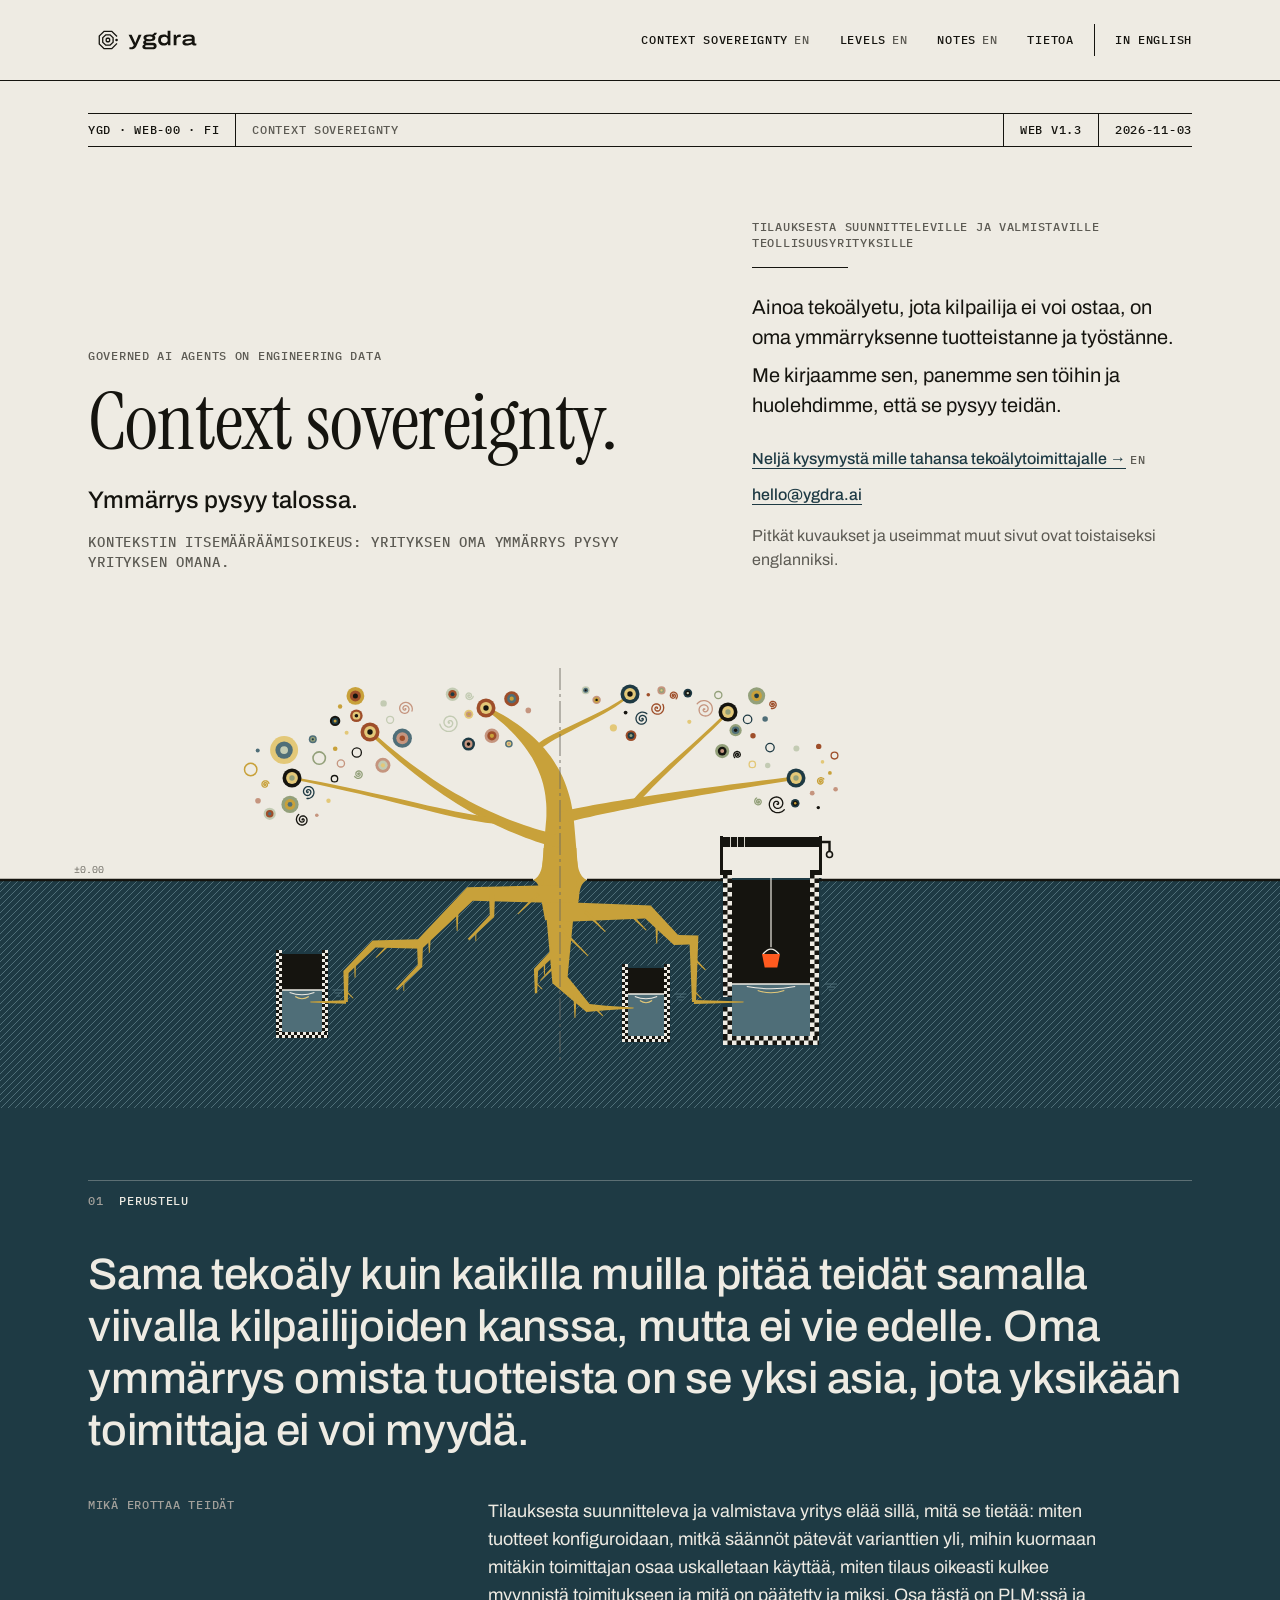
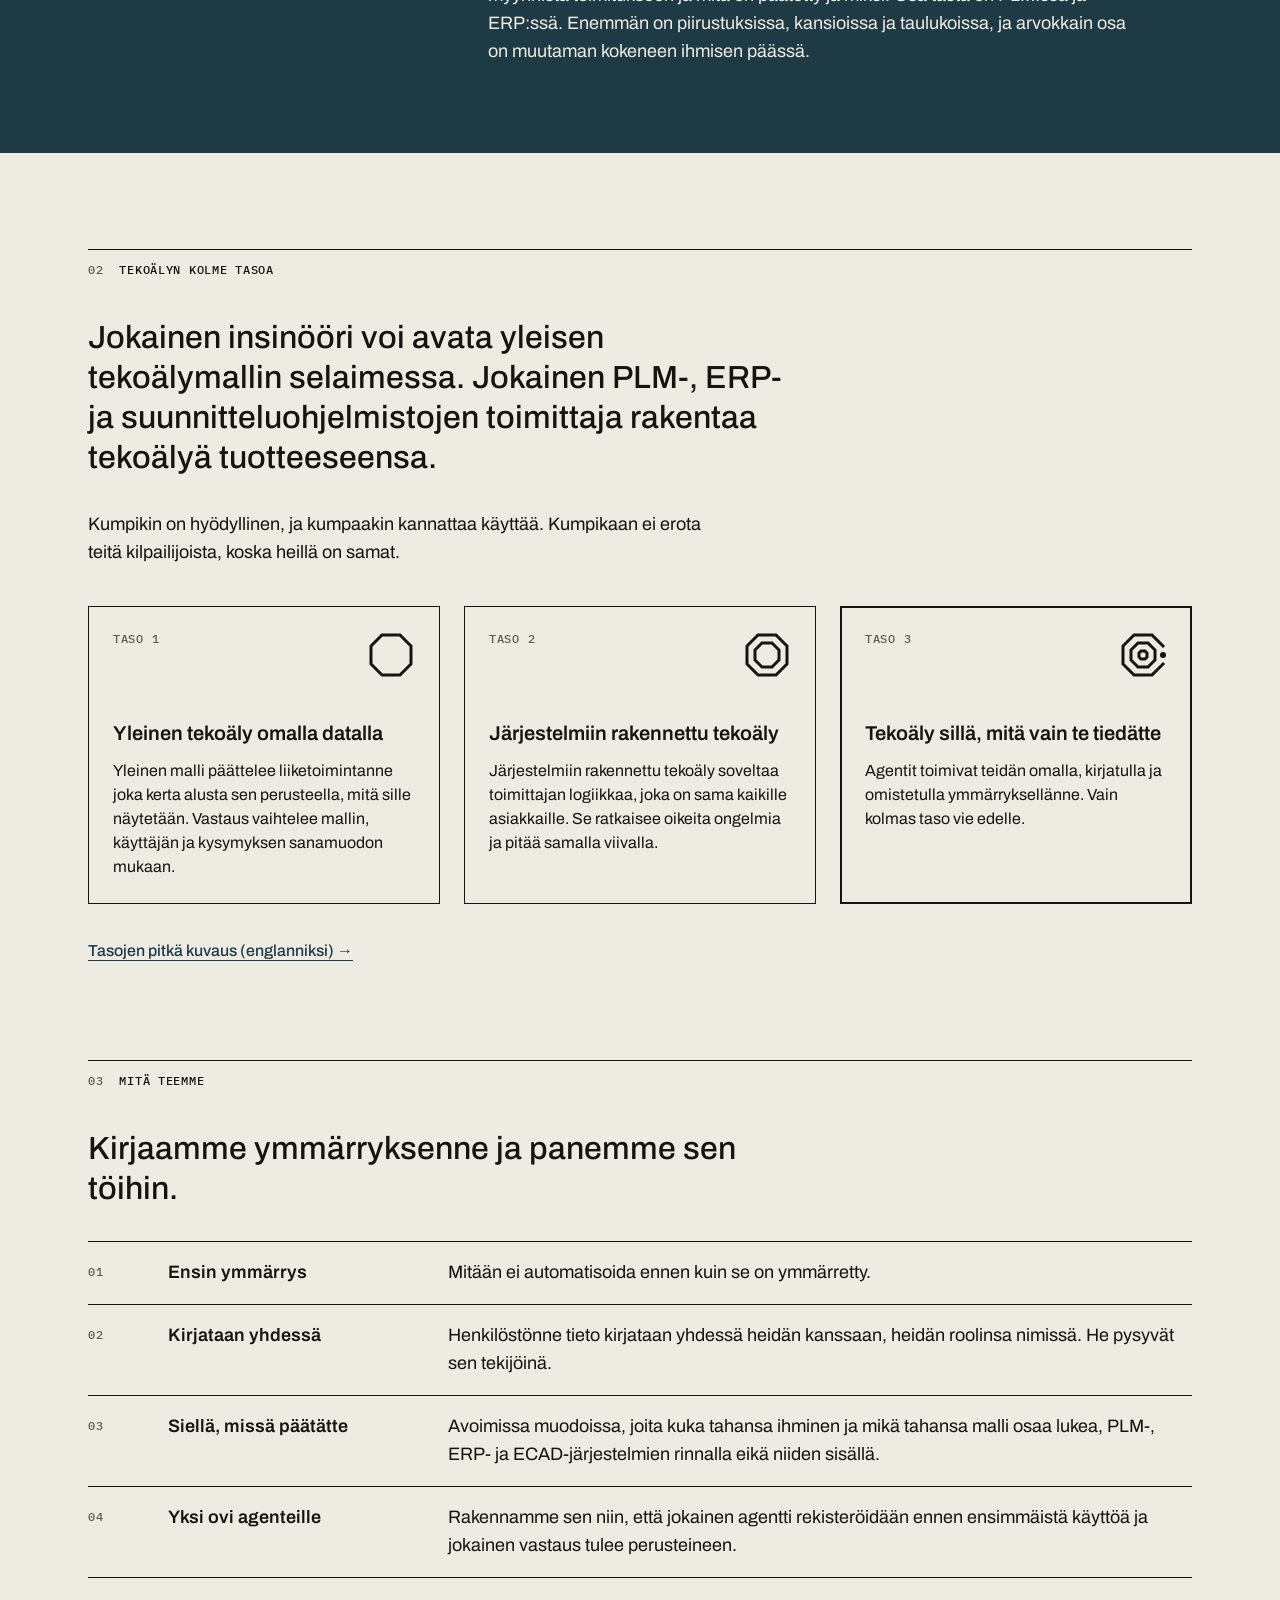
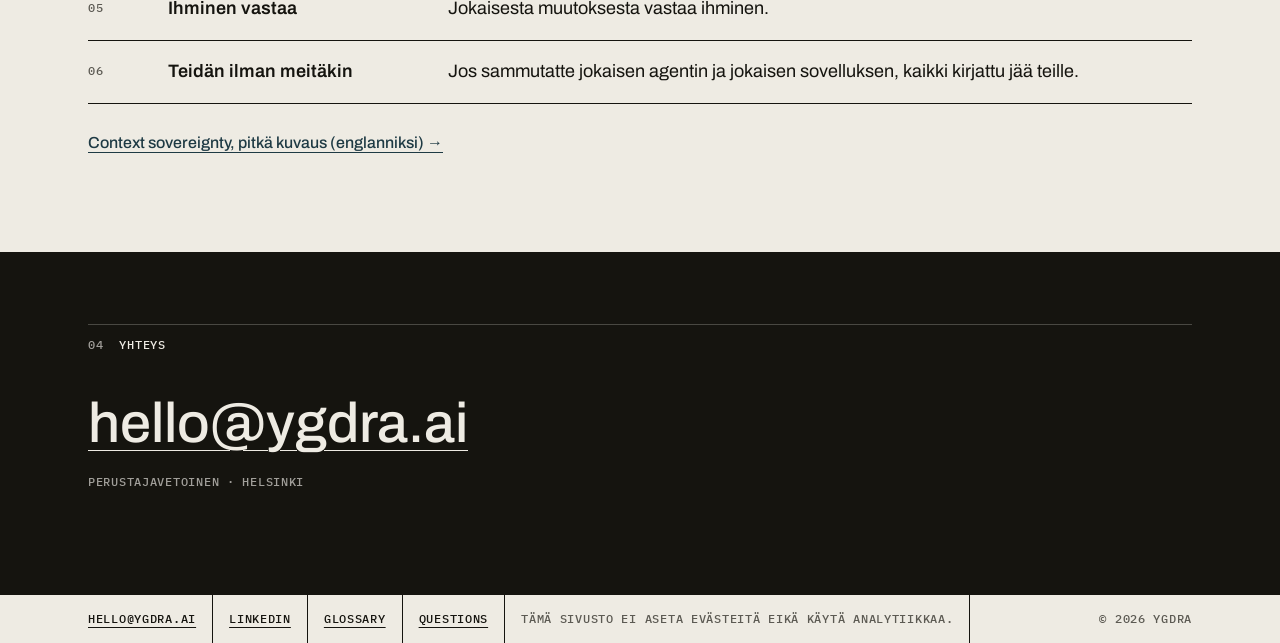
<file: fi/index.html>
<!doctype html>
<html lang="fi">
<head>
<meta charset="utf-8">
<meta name="viewport" content="width=device-width, initial-scale=1">
<title>Ygdra · Context sovereignty</title>
<meta name="description" content="Ainoa tekoälyetu, jota kilpailija ei voi ostaa, on oma ymmärryksenne tuotteistanne ja työstänne.">
<meta name="color-scheme" content="light dark">
<link rel="canonical" href="https://ygdra.ai/fi/">
<link rel="alternate" hreflang="en" href="https://ygdra.ai/">
<link rel="alternate" hreflang="fi" href="https://ygdra.ai/fi/">
<link rel="alternate" hreflang="x-default" href="https://ygdra.ai/">
<meta property="og:type" content="website">
<meta property="og:site_name" content="Ygdra">
<meta property="og:locale" content="fi_FI">
<meta property="og:locale:alternate" content="en_GB">
<meta property="og:title" content="Ygdra · Context sovereignty">
<meta property="og:description" content="Ainoa tekoälyetu, jota kilpailija ei voi ostaa, on oma ymmärryksenne tuotteistanne ja työstänne.">
<meta property="og:url" content="https://ygdra.ai/fi/">
<meta property="og:image" content="https://ygdra.ai/img/share-1200x627.png">
<meta property="og:image:type" content="image/png">
<meta property="og:image:width" content="1200">
<meta property="og:image:height" content="627">
<meta property="og:image:alt" content="Context sovereignty. Your understanding stays yours. Ygdran tunnuskuva: kultainen puu teknisenä maaleikkauksena, joka ulottuu kolmeen vesikuiluun.">
<meta name="twitter:card" content="summary_large_image">
<meta name="twitter:title" content="Ygdra · Context sovereignty">
<meta name="twitter:description" content="Ainoa tekoälyetu, jota kilpailija ei voi ostaa, on oma ymmärryksenne tuotteistanne ja työstänne.">
<meta name="twitter:image" content="https://ygdra.ai/img/share-1200x627.png">
<meta name="twitter:image:alt" content="Context sovereignty. Your understanding stays yours. Ygdran tunnuskuva: kultainen puu teknisenä maaleikkauksena, joka ulottuu kolmeen vesikuiluun.">
<link rel="icon" href="/favicon.svg" type="image/svg+xml">
<link rel="icon" href="/favicon.ico" sizes="any">
<link rel="preload" href="/fonts/Archivo-400-700.woff2" as="font" type="font/woff2" crossorigin>
<link rel="preload" href="/fonts/InstrumentSerif-400.woff2" as="font" type="font/woff2" crossorigin>
<link rel="stylesheet" href="/css/site-v13.css">
</head>
<body>
<a class="skip" href="#main">Siirry sisältöön</a>
<header class="site-head"><div class="wrap">
  <a class="brand" href="/fi/" aria-current="page"><picture><source srcset="/img/ygdra-lockup-horizontal-one-colour-birch.svg" media="(prefers-color-scheme: dark)"><img src="/img/ygdra-lockup-horizontal-one-colour-tar.svg" alt="Ygdra, etusivu" width="120" height="40"></picture></a>
  <nav class="nav" aria-label="Päävalikko"><ul>
    <li><a href="/context-sovereignty/" lang="en" hreflang="en">Context sovereignty<span class="en" aria-hidden="true">EN</span></a></li>
    <li><a href="/levels/" lang="en" hreflang="en">Levels<span class="en" aria-hidden="true">EN</span></a></li>
    <li><a href="/notes/" lang="en" hreflang="en">Notes<span class="en" aria-hidden="true">EN</span></a></li>
    <li><a href="/fi/tietoa/">Tietoa</a></li>
    <li class="lang"><a href="/" lang="en" hreflang="en">In English</a></li>
  </ul></nav>
</div></header>

<main id="main">
  <section class="hero" aria-labelledby="lead"><div class="wrap">
    <p class="tb"><span>YGD · WEB-00 · FI</span><span class="tb-title" aria-hidden="true" lang="en">Context sovereignty</span><span>Web v1.3</span><span>2026-11-03</span></p>
    <div class="hero-grid">
      <div>
        <p class="descriptor" lang="en">Governed AI agents on engineering data</p>
        <h1 class="lead" id="lead" lang="en">Context sovereignty.</h1>
        <p class="promise">Ymmärrys pysyy talossa.</p>
        <p class="gloss">Kontekstin itsemääräämisoikeus: yrityksen oma ymmärrys pysyy yrityksen omana.</p>
      </div>
      <div class="hero-story">
        <p class="audience">Tilauksesta suunnitteleville ja valmistaville teollisuusyrityksille</p>
        <hr class="rule">
        <p class="story"><span>Ainoa tekoälyetu, jota kilpailija ei voi ostaa, on oma ymmärryksenne tuotteistanne ja työstänne.</span><span>Me kirjaamme sen, panemme sen töihin ja huolehdimme, että se pysyy teidän.</span></p>
        <ul class="next">
          <li><a href="/context-sovereignty/#h-test" hreflang="en">Neljä kysymystä mille tahansa tekoälytoimittajalle <span aria-hidden="true">→</span></a> <span class="en-tag" lang="en">EN</span></li>
          <li><a href="mailto:hello@ygdra.ai">hello@ygdra.ai</a></li>
        </ul>
        <p class="hero-note">Pitkät kuvaukset ja useimmat muut sivut ovat toistaiseksi englanniksi.</p>
      </div>
    </div>
  </div></section>

  <figure class="device-strip"><picture>
    <source media="(max-width: 599px) and (prefers-color-scheme: dark)" srcset="/img/ygdra-device-crop600-dark.svg" width="600" height="480">
    <source media="(max-width: 599px)" srcset="/img/ygdra-device-crop600.svg" width="600" height="480">
    <source media="(prefers-color-scheme: dark)" srcset="/img/ygdra-device-wide-dark.svg" width="2400" height="480">
    <img class="acc-asset" src="/img/ygdra-device-wide.svg" alt="Ygdran tunnuskuva: kultainen puu teknisenä maaleikkauksena. Maanpinnan alla se ulottuu kolmeen vesikuiluun, ja pieni vintturi laskee ämpärin kolmanteen." width="2400" height="480" decoding="async">
  </picture></figure>

  <section class="band" aria-labelledby="h-argument"><div class="wrap">
    <div class="sec-head"><span class="no">01</span><h2 id="h-argument">Perustelu</h2></div>
    <p class="statement">Sama tekoäly kuin kaikilla muilla pitää teidät samalla viivalla kilpailijoiden kanssa, mutta ei vie edelle. Oma ymmärrys omista tuotteista on se yksi asia, jota yksikään toimittaja ei voi myydä.</p>
    <div class="cols">
      <p class="label">Mikä erottaa teidät</p>
      <p>Tilauksesta suunnitteleva ja valmistava yritys elää sillä, mitä se tietää: miten tuotteet konfiguroidaan, mitkä säännöt pätevät varianttien yli, mihin kuormaan mitäkin toimittajan osaa uskalletaan käyttää, miten tilaus oikeasti kulkee myynnistä toimitukseen ja mitä on päätetty ja miksi. Osa tästä on PLM:ssä ja ERP:ssä. Enemmän on piirustuksissa, kansioissa ja taulukoissa, ja arvokkain osa on muutaman kokeneen ihmisen päässä.</p>
    </div>
  </div></section>

  <section class="block" aria-labelledby="h-levels"><div class="wrap">
    <div class="sec-head"><span class="no">02</span><h2 id="h-levels">Tekoälyn kolme tasoa</h2></div>
    <p class="lead-in">Jokainen insinööri voi avata yleisen tekoälymallin selaimessa. Jokainen PLM-, ERP- ja suunnitteluohjelmistojen toimittaja rakentaa tekoälyä tuotteeseensa.</p>
    <p>Kumpikin on hyödyllinen, ja kumpaakin kannattaa käyttää. Kumpikaan ei erota teitä kilpailijoista, koska heillä on samat.</p>
    <ol class="lvl-cards">
      <li>
        <div class="lvl-top"><span class="label">Taso 1</span><svg class="rings" viewBox="0 0 24 24" width="48" height="48" aria-hidden="true" focusable="false"><path d="M7.5 2H16.5L22 7.5V16.5L16.5 22H7.5L2 16.5V7.5Z" fill="none" stroke="currentColor" stroke-width="1.5" stroke-linejoin="miter" stroke-linecap="square"/></svg></div>
        <h3>Yleinen tekoäly omalla datalla</h3>
        <p>Yleinen malli päättelee liiketoimintanne joka kerta alusta sen perusteella, mitä sille näytetään. Vastaus vaihtelee mallin, käyttäjän ja kysymyksen sanamuodon mukaan.</p>
      </li>
      <li>
        <div class="lvl-top"><span class="label">Taso 2</span><svg class="rings" viewBox="0 0 24 24" width="48" height="48" aria-hidden="true" focusable="false"><path d="M7.5 2H16.5L22 7.5V16.5L16.5 22H7.5L2 16.5V7.5Z" fill="none" stroke="currentColor" stroke-width="1.5" stroke-linejoin="miter" stroke-linecap="square"/><path d="M9.5 6H14.5L18 9.5V14.5L14.5 18H9.5L6 14.5V9.5Z" fill="none" stroke="currentColor" stroke-width="1.5" stroke-linejoin="miter" stroke-linecap="square"/></svg></div>
        <h3>Järjestelmiin rakennettu tekoäly</h3>
        <p>Järjestelmiin rakennettu tekoäly soveltaa toimittajan logiikkaa, joka on sama kaikille asiakkaille. Se ratkaisee oikeita ongelmia ja pitää samalla viivalla.</p>
      </li>
      <li class="ahead">
        <div class="lvl-top"><span class="label">Taso 3</span><svg class="rings" viewBox="0 0 24 24" width="48" height="48" aria-hidden="true" focusable="false"><path fill="currentColor" fill-rule="evenodd" d="M5.250 9.189L5.250 14.811L9.189 18.750L14.811 18.750L18.750 14.811L18.750 9.189L14.811 5.250L9.189 5.250ZM14.189 6.750L17.250 9.811L17.250 14.189L14.189 17.250L9.811 17.250L6.750 14.189L6.750 9.811L9.811 6.750ZM9.250 13.311L10.689 14.750L13.311 14.750L14.750 13.311L14.750 10.689L13.311 9.250L10.689 9.250L9.250 10.689ZM13.250 11.311L13.250 12.689L12.689 13.250L11.311 13.250L10.750 12.689L10.750 11.311L11.311 10.750L12.689 10.750ZM2.750 16.189L2.750 7.811L7.811 2.750L16.189 2.750L21.470 8.030L22.000 8.561L23.061 7.500L16.811 1.250L7.189 1.250L1.250 7.189L1.250 16.811L7.189 22.750L16.811 22.750L22.530 17.030L23.061 16.500L22.000 15.439L16.189 21.250L7.811 21.250Z"/><path fill="currentColor" d="M20.500 12.000a1.500 1.500 0 1 0 3.000 0a1.500 1.500 0 1 0 -3.000 0Z"/></svg></div>
        <h3>Tekoäly sillä, mitä vain te tiedätte</h3>
        <p>Agentit toimivat teidän omalla, kirjatulla ja omistetulla ymmärryksellänne. Vain kolmas taso vie edelle.</p>
      </li>
    </ol>
    <p class="more"><a href="/levels/" hreflang="en">Tasojen pitkä kuvaus (englanniksi) <span aria-hidden="true">→</span></a></p>
  </div></section>

  <section class="block" aria-labelledby="h-what"><div class="wrap">
    <div class="sec-head"><span class="no">03</span><h2 id="h-what">Mitä teemme</h2></div>
    <p class="lead-in">Kirjaamme ymmärryksenne ja panemme sen töihin.</p>
    <ol class="schedule">
      <li><span class="no">01</span><span class="term">Ensin ymmärrys</span><span>Mitään ei automatisoida ennen kuin se on ymmärretty.</span></li>
      <li><span class="no">02</span><span class="term">Kirjataan yhdessä</span><span>Henkilöstönne tieto kirjataan yhdessä heidän kanssaan, heidän roolinsa nimissä. He pysyvät sen tekijöinä.</span></li>
      <li><span class="no">03</span><span class="term">Siellä, missä päätätte</span><span>Avoimissa muodoissa, joita kuka tahansa ihminen ja mikä tahansa malli osaa lukea, PLM-, ERP- ja ECAD-järjestelmien rinnalla eikä niiden sisällä.</span></li>
      <li><span class="no">04</span><span class="term">Yksi ovi agenteille</span><span>Rakennamme sen niin, että jokainen agentti rekisteröidään ennen ensimmäistä käyttöä ja jokainen vastaus tulee perusteineen.</span></li>
      <li><span class="no">05</span><span class="term">Ihminen vastaa</span><span>Jokaisesta muutoksesta vastaa ihminen.</span></li>
      <li><span class="no">06</span><span class="term">Teidän ilman meitäkin</span><span>Jos sammutatte jokaisen agentin ja jokaisen sovelluksen, kaikki kirjattu jää teille.</span></li>
    </ol>
    <p class="more"><a href="/context-sovereignty/" hreflang="en">Context sovereignty, pitkä kuvaus (englanniksi) <span aria-hidden="true">→</span></a></p>
  </div></section>

  <section class="band-tar" aria-labelledby="h-contact"><div class="wrap">
    <div class="sec-head"><span class="no">04</span><h2 id="h-contact">Yhteys</h2></div>
    <p class="contact-line"><a href="mailto:hello@ygdra.ai">hello@ygdra.ai</a></p>
    <p class="meta">Perustajavetoinen · Helsinki</p>
  </div></section>
</main>

<footer class="site-foot"><div class="wrap">
  <span><a href="mailto:hello@ygdra.ai">hello@ygdra.ai</a></span>
  <span><a href="https://www.linkedin.com/company/ygdra-ai/">LinkedIn</a></span>
  <span><a href="/glossary/" lang="en" hreflang="en">Glossary</a></span>
  <span><a href="/questions/" lang="en" hreflang="en">Questions</a></span>
  <span>Tämä sivusto ei aseta evästeitä eikä käytä analytiikkaa.</span>
  <span>© 2026 Ygdra</span>
</div></footer>
</body>
</html>
</file>
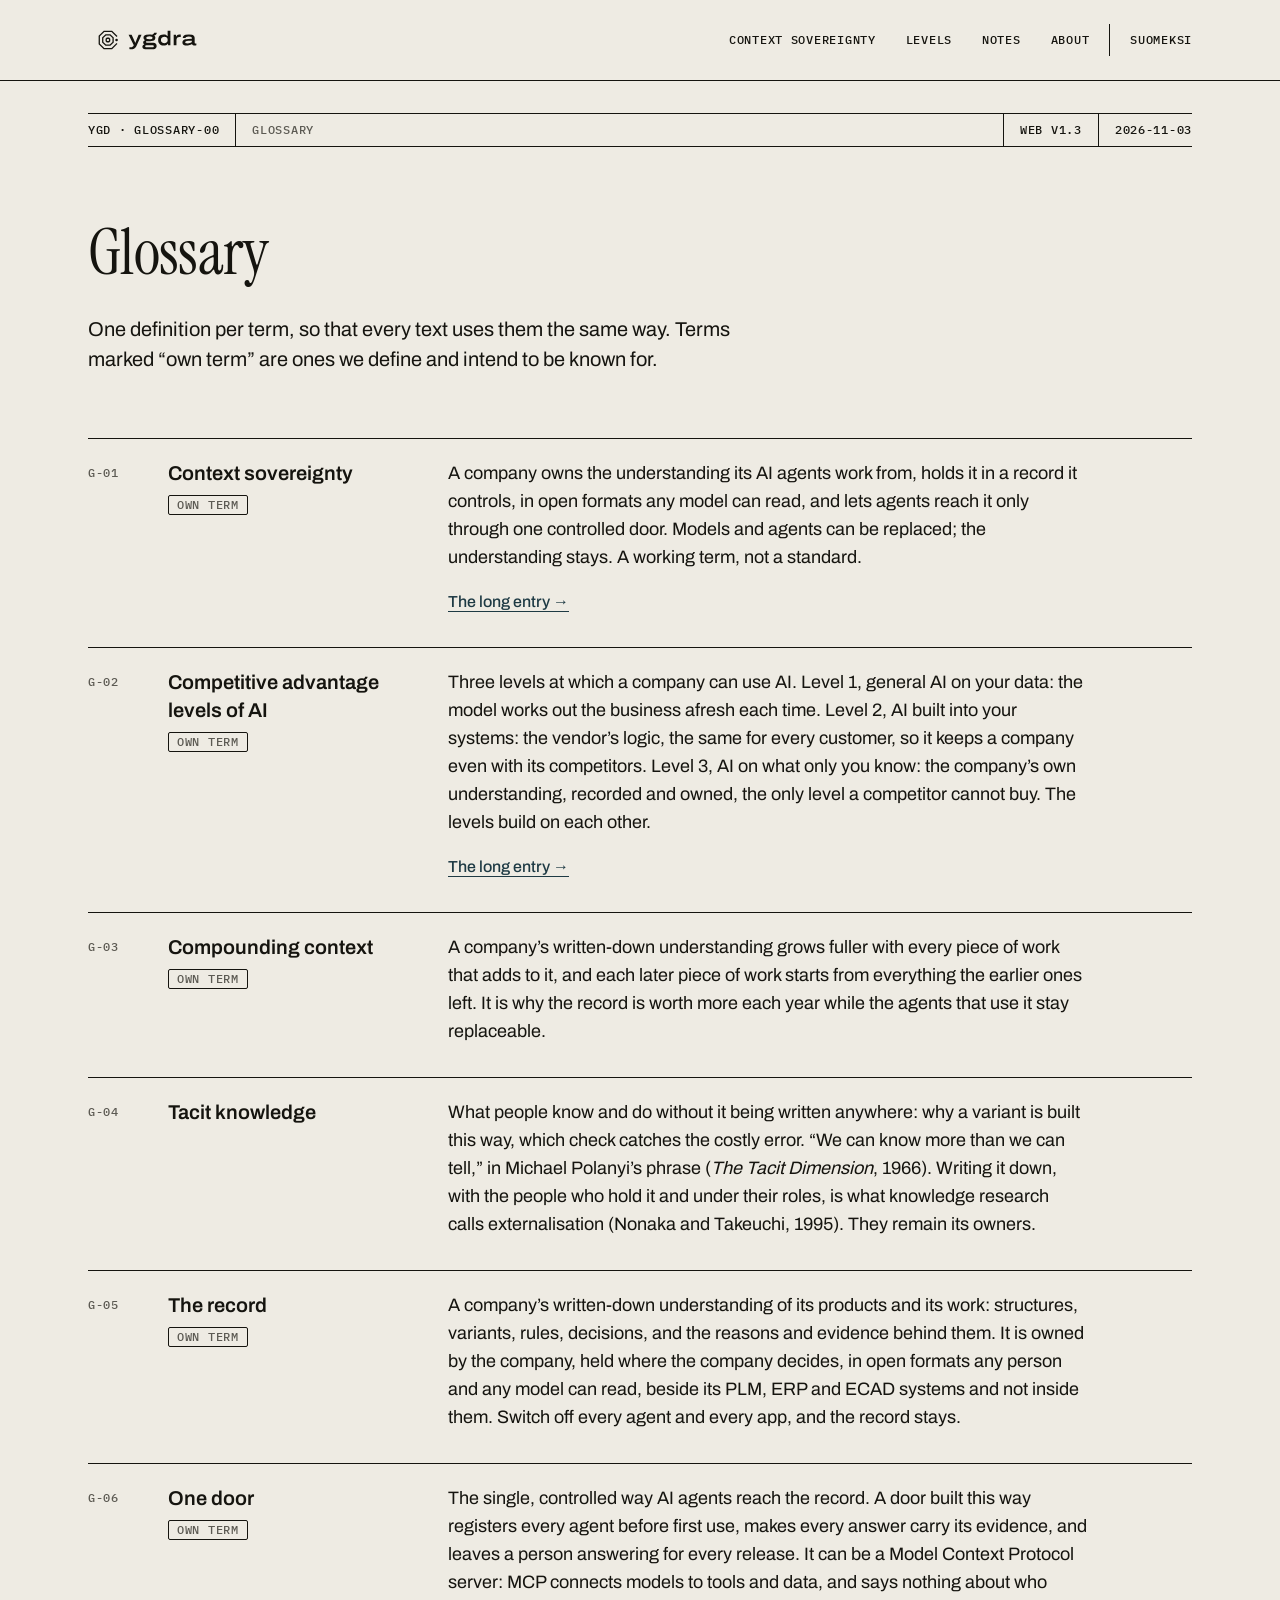
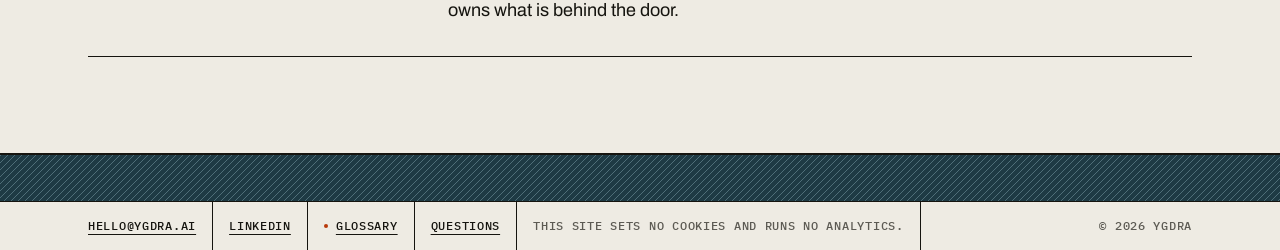
<file: glossary/index.html>
<!doctype html>
<html lang="en">
<head>
<meta charset="utf-8">
<meta name="viewport" content="width=device-width, initial-scale=1">
<title>Glossary · Ygdra</title>
<meta name="description" content="The terms we use, one definition each: context sovereignty, the competitive advantage levels of AI, compounding context, tacit knowledge, the record, one door.">
<meta name="color-scheme" content="light dark">
<link rel="canonical" href="https://ygdra.ai/glossary/">
<meta property="og:type" content="website">
<meta property="og:site_name" content="Ygdra">
<meta property="og:locale" content="en_GB">
<meta property="og:title" content="Glossary · Ygdra">
<meta property="og:description" content="The terms we use, one definition each: context sovereignty, the competitive advantage levels of AI, compounding context, tacit knowledge, the record, one door.">
<meta property="og:url" content="https://ygdra.ai/glossary/">
<meta property="og:image" content="https://ygdra.ai/img/share-1200x627.png">
<meta property="og:image:type" content="image/png">
<meta property="og:image:width" content="1200">
<meta property="og:image:height" content="627">
<meta property="og:image:alt" content="Context sovereignty. Your understanding stays yours. The Ygdra device: a gold tree drawn as an engineering ground section, reaching down to three water shafts.">
<meta name="twitter:card" content="summary_large_image">
<meta name="twitter:title" content="Glossary · Ygdra">
<meta name="twitter:description" content="The terms we use, one definition each: context sovereignty, the competitive advantage levels of AI, compounding context, tacit knowledge, the record, one door.">
<meta name="twitter:image" content="https://ygdra.ai/img/share-1200x627.png">
<meta name="twitter:image:alt" content="Context sovereignty. Your understanding stays yours. The Ygdra device: a gold tree drawn as an engineering ground section, reaching down to three water shafts.">
<link rel="icon" href="/favicon.svg" type="image/svg+xml">
<link rel="icon" href="/favicon.ico" sizes="any">
<link rel="preload" href="/fonts/Archivo-400-700.woff2" as="font" type="font/woff2" crossorigin>
<link rel="preload" href="/fonts/InstrumentSerif-400.woff2" as="font" type="font/woff2" crossorigin>
<link rel="stylesheet" href="/css/site-v13.css">
</head>
<body>
<a class="skip" href="#main">Skip to content</a>
<header class="site-head"><div class="wrap">
  <a class="brand" href="/"><picture><source srcset="/img/ygdra-lockup-horizontal-one-colour-birch.svg" media="(prefers-color-scheme: dark)"><img src="/img/ygdra-lockup-horizontal-one-colour-tar.svg" alt="Ygdra, home" width="120" height="40"></picture></a>
  <nav class="nav" aria-label="Main"><ul>
    <li><a href="/context-sovereignty/">Context sovereignty</a></li>
    <li><a href="/levels/">Levels</a></li>
    <li><a href="/notes/">Notes</a></li>
    <li><a href="/about/">About</a></li>
    <li class="lang"><a href="/fi/" lang="fi" hreflang="fi">Suomeksi</a></li>
  </ul></nav>
</div></header>

<main id="main" class="doc"><div class="wrap">
  <header class="doc-head">
    <p class="tb"><span>YGD · GLOSSARY-00</span><span class="tb-title" aria-hidden="true">Glossary</span><span>Web v1.3</span><span>2026-11-03</span></p>
    <h1 class="doc-title">Glossary</h1>
    <p class="standfirst">One definition per term, so that every text uses them the same way. Terms marked “own term” are ones we define and intend to be known for.</p>
  </header>

  <section class="block" aria-label="Terms">
    <ol class="schedule gloss-list">
      <li id="context-sovereignty">
        <span class="no">G-01</span>
        <div><h2 class="term">Context sovereignty</h2><span class="tag">Own term</span></div>
        <div class="def">
          <p>A company owns the understanding its AI agents work from, holds it in a record it controls, in open formats any model can read, and lets agents reach it only through one controlled door. Models and agents can be replaced; the understanding stays. A working term, not a standard.</p>
          <p><a class="go" href="/context-sovereignty/">The long entry <span aria-hidden="true">→</span></a></p>
        </div>
      </li>
      <li id="levels">
        <span class="no">G-02</span>
        <div><h2 class="term">Competitive advantage levels of AI</h2><span class="tag">Own term</span></div>
        <div class="def">
          <p>Three levels at which a company can use AI. Level&nbsp;1, general AI on your data: the model works out the business afresh each time. Level&nbsp;2, AI built into your systems: the vendor’s logic, the same for every customer, so it keeps a company even with its competitors. Level&nbsp;3, AI on what only you know: the company’s own understanding, recorded and owned, the only level a competitor cannot buy. The levels build on each other.</p>
          <p><a class="go" href="/levels/">The long entry <span aria-hidden="true">→</span></a></p>
        </div>
      </li>
      <li id="compounding-context">
        <span class="no">G-03</span>
        <div><h2 class="term">Compounding context</h2><span class="tag">Own term</span></div>
        <div class="def">
          <p>A company’s written-down understanding grows fuller with every piece of work that adds to it, and each later piece of work starts from everything the earlier ones left. It is why the record is worth more each year while the agents that use it stay replaceable.</p>
        </div>
      </li>
      <li id="tacit-knowledge">
        <span class="no">G-04</span>
        <div><h2 class="term">Tacit knowledge</h2></div>
        <div class="def">
          <p>What people know and do without it being written anywhere: why a variant is built this way, which check catches the costly error. “We can know more than we can tell,” in Michael Polanyi’s phrase (<em>The Tacit Dimension</em>, 1966). Writing it down, with the people who hold it and under their roles, is what knowledge research calls externalisation (Nonaka and Takeuchi, 1995). They remain its owners.</p>
        </div>
      </li>
      <li id="the-record">
        <span class="no">G-05</span>
        <div><h2 class="term">The record</h2><span class="tag">Own term</span></div>
        <div class="def">
          <p>A company’s written-down understanding of its products and its work: structures, variants, rules, decisions, and the reasons and evidence behind them. It is owned by the company, held where the company decides, in open formats any person and any model can read, beside its PLM, ERP and ECAD systems and not inside them. Switch off every agent and every app, and the record stays.</p>
        </div>
      </li>
      <li id="one-door">
        <span class="no">G-06</span>
        <div><h2 class="term">One door</h2><span class="tag">Own term</span></div>
        <div class="def">
          <p>The single, controlled way AI agents reach the record. A door built this way registers every agent before first use, makes every answer carry its evidence, and leaves a person answering for every release. It can be a Model Context Protocol server: MCP connects models to tools and data, and says nothing about who owns what is behind the door.</p>
        </div>
      </li>
    </ol>
  </section>
</div></main>
<div class="ground" aria-hidden="true"></div>

<footer class="site-foot"><div class="wrap">
  <span><a href="mailto:hello@ygdra.ai">hello@ygdra.ai</a></span>
  <span><a href="https://www.linkedin.com/company/ygdra-ai/">LinkedIn</a></span>
  <span><a href="/glossary/" aria-current="page" class="acc-mark">Glossary</a></span>
  <span><a href="/questions/">Questions</a></span>
  <span>This site sets no cookies and runs no analytics.</span>
  <span>© 2026 Ygdra</span>
</div></footer>
</body>
</html>
</file>
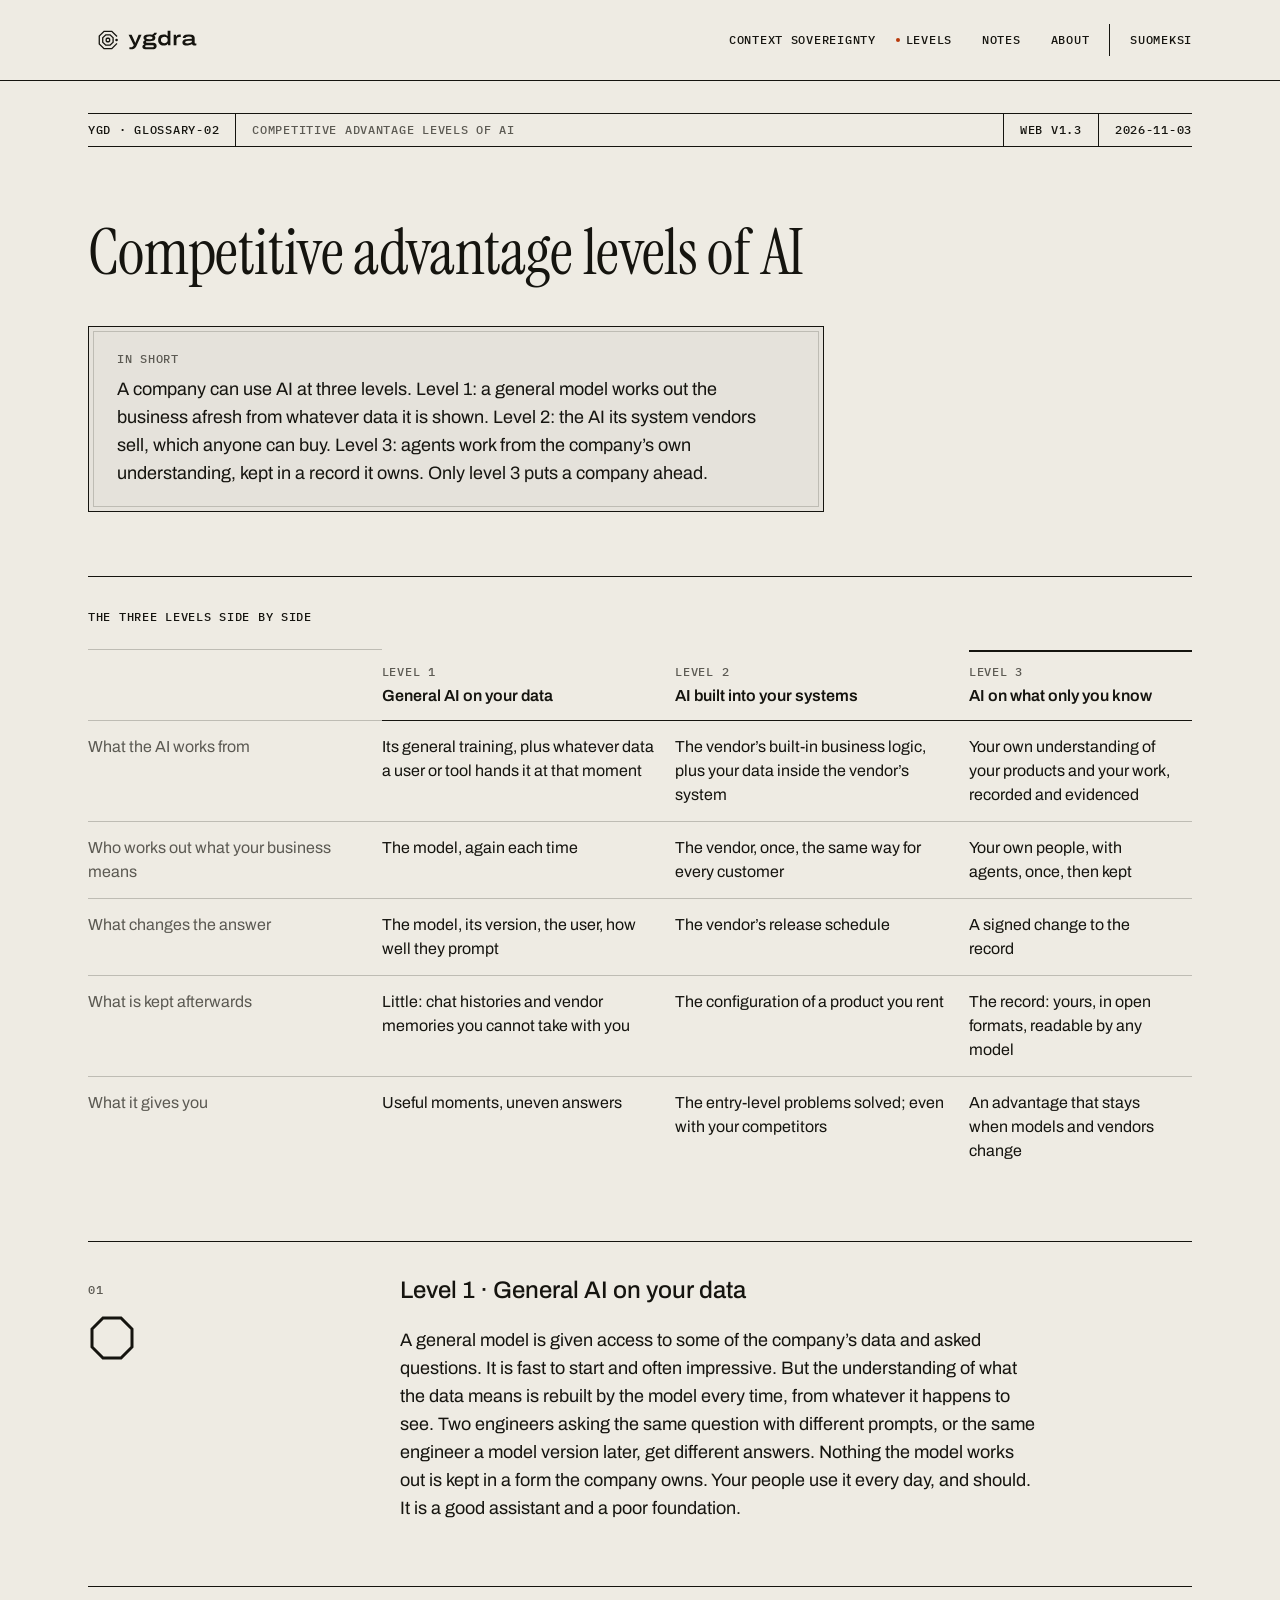
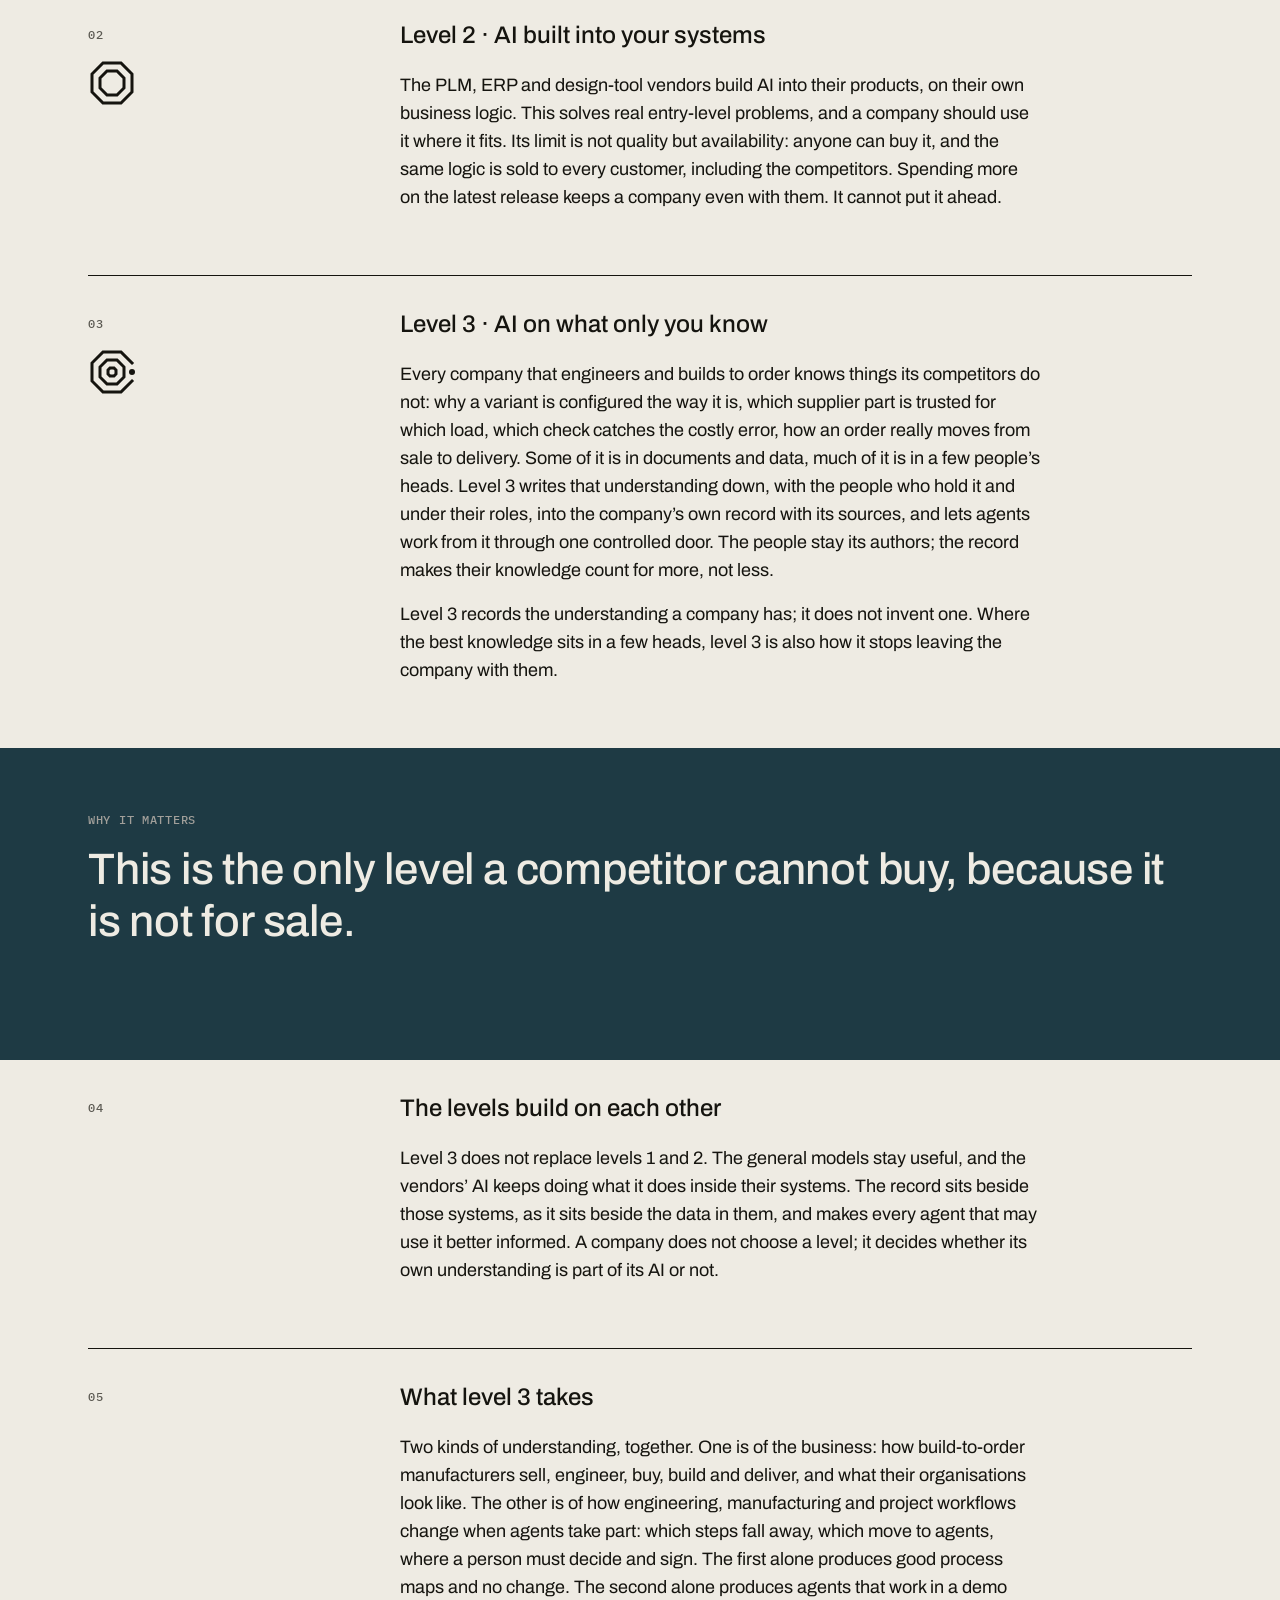
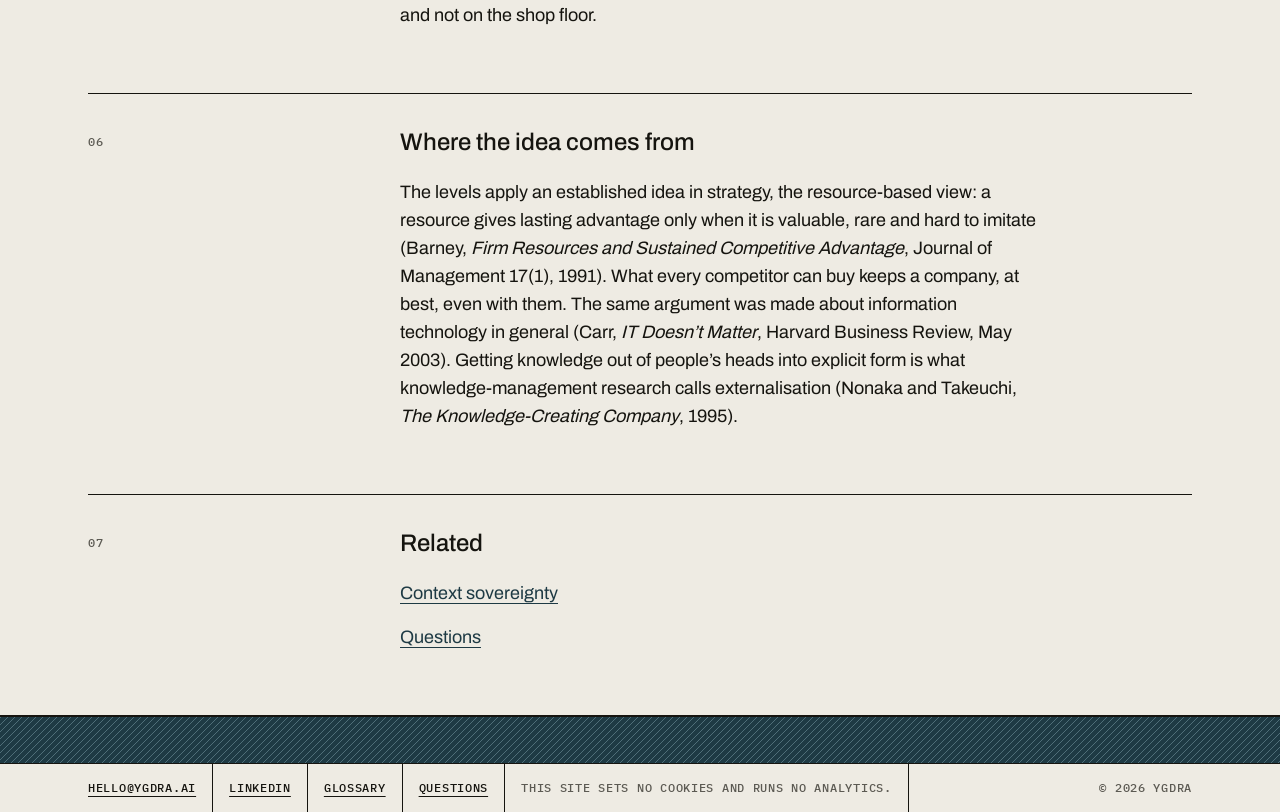
<file: levels/index.html>
<!doctype html>
<html lang="en">
<head>
<meta charset="utf-8">
<meta name="viewport" content="width=device-width, initial-scale=1">
<title>Competitive advantage levels of AI · Ygdra</title>
<meta name="description" content="A company can use AI at three levels. Only the third, AI on what only you know, puts a company ahead.">
<meta name="color-scheme" content="light dark">
<link rel="canonical" href="https://ygdra.ai/levels/">
<meta property="og:type" content="article">
<meta property="og:site_name" content="Ygdra">
<meta property="og:locale" content="en_GB">
<meta property="og:title" content="Competitive advantage levels of AI · Ygdra">
<meta property="og:description" content="A company can use AI at three levels. Only the third, AI on what only you know, puts a company ahead.">
<meta property="og:url" content="https://ygdra.ai/levels/">
<meta property="og:image" content="https://ygdra.ai/img/share-1200x627.png">
<meta property="og:image:type" content="image/png">
<meta property="og:image:width" content="1200">
<meta property="og:image:height" content="627">
<meta property="og:image:alt" content="Context sovereignty. Your understanding stays yours. The Ygdra device: a gold tree drawn as an engineering ground section, reaching down to three water shafts.">
<meta name="twitter:card" content="summary_large_image">
<meta name="twitter:title" content="Competitive advantage levels of AI · Ygdra">
<meta name="twitter:description" content="A company can use AI at three levels. Only the third, AI on what only you know, puts a company ahead.">
<meta name="twitter:image" content="https://ygdra.ai/img/share-1200x627.png">
<meta name="twitter:image:alt" content="Context sovereignty. Your understanding stays yours. The Ygdra device: a gold tree drawn as an engineering ground section, reaching down to three water shafts.">
<link rel="icon" href="/favicon.svg" type="image/svg+xml">
<link rel="icon" href="/favicon.ico" sizes="any">
<link rel="preload" href="/fonts/Archivo-400-700.woff2" as="font" type="font/woff2" crossorigin>
<link rel="preload" href="/fonts/InstrumentSerif-400.woff2" as="font" type="font/woff2" crossorigin>
<link rel="stylesheet" href="/css/site-v13.css">
</head>
<body>
<a class="skip" href="#main">Skip to content</a>
<header class="site-head"><div class="wrap">
  <a class="brand" href="/"><picture><source srcset="/img/ygdra-lockup-horizontal-one-colour-birch.svg" media="(prefers-color-scheme: dark)"><img src="/img/ygdra-lockup-horizontal-one-colour-tar.svg" alt="Ygdra, home" width="120" height="40"></picture></a>
  <nav class="nav" aria-label="Main"><ul>
    <li><a href="/context-sovereignty/">Context sovereignty</a></li>
    <li><a href="/levels/" aria-current="page" class="acc-mark">Levels</a></li>
    <li><a href="/notes/">Notes</a></li>
    <li><a href="/about/">About</a></li>
    <li class="lang"><a href="/fi/" lang="fi" hreflang="fi">Suomeksi</a></li>
  </ul></nav>
</div></header>

<main id="main" class="doc"><div class="wrap">
  <header class="doc-head">
    <p class="tb"><span>YGD · GLOSSARY-02</span><span class="tb-title" aria-hidden="true">Competitive advantage levels of AI</span><span>Web v1.3</span><span>2026-11-03</span></p>
    <h1 class="doc-title">Competitive advantage levels of AI</h1>
    <div class="inshort">
      <p class="label">In short</p>
      <p>A company can use AI at three levels. Level&nbsp;1: a general model works out the business afresh from whatever data it is shown. Level&nbsp;2: the AI its system vendors sell, which anyone can buy. Level&nbsp;3: agents work from the company’s own understanding, kept in a record it owns. Only level&nbsp;3 puts a company ahead.</p>
    </div>
  </header>

  <section class="table-sec" aria-labelledby="h-three">
      <table class="compare">
        <caption id="h-three">The three levels side by side</caption>
        <thead>
          <tr><td></td><th scope="col"><span class="label">Level 1</span>General AI on your data</th><th scope="col"><span class="label">Level 2</span>AI built into your systems</th><th scope="col"><span class="label">Level 3</span>AI on what only you know</th></tr>
        </thead>
        <tbody>
          <tr><th scope="row">What the AI works from</th><td data-level="Level 1 · General AI on your data">Its general training, plus whatever data a user or tool hands it at that moment</td><td data-level="Level 2 · AI built into your systems">The vendor’s built-in business logic, plus your data inside the vendor’s system</td><td data-level="Level 3 · AI on what only you know">Your own understanding of your products and your work, recorded and evidenced</td></tr>
          <tr><th scope="row">Who works out what your business means</th><td data-level="Level 1 · General AI on your data">The model, again each time</td><td data-level="Level 2 · AI built into your systems">The vendor, once, the same way for every customer</td><td data-level="Level 3 · AI on what only you know">Your own people, with agents, once, then kept</td></tr>
          <tr><th scope="row">What changes the answer</th><td data-level="Level 1 · General AI on your data">The model, its version, the user, how well they prompt</td><td data-level="Level 2 · AI built into your systems">The vendor’s release schedule</td><td data-level="Level 3 · AI on what only you know">A signed change to the record</td></tr>
          <tr><th scope="row">What is kept afterwards</th><td data-level="Level 1 · General AI on your data">Little: chat histories and vendor memories you cannot take with you</td><td data-level="Level 2 · AI built into your systems">The configuration of a product you rent</td><td data-level="Level 3 · AI on what only you know">The record: yours, in open formats, readable by any model</td></tr>
          <tr><th scope="row">What it gives you</th><td data-level="Level 1 · General AI on your data">Useful moments, uneven answers</td><td data-level="Level 2 · AI built into your systems">The entry-level problems solved; even with your competitors</td><td data-level="Level 3 · AI on what only you know">An advantage that stays when models and vendors change</td></tr>
        </tbody>
      </table>
  </section>

  <section class="sec" aria-labelledby="h-l1">
    <div class="sec-meta"><span class="no">01</span><svg class="rings" viewBox="0 0 24 24" width="48" height="48" aria-hidden="true" focusable="false"><path d="M7.5 2H16.5L22 7.5V16.5L16.5 22H7.5L2 16.5V7.5Z" fill="none" stroke="currentColor" stroke-width="1.5" stroke-linejoin="miter" stroke-linecap="square"/></svg></div>
    <div class="body">
      <h2 id="h-l1">Level 1 · General AI on your data</h2>
      <p>A general model is given access to some of the company’s data and asked questions. It is fast to start and often impressive. But the understanding of what the data means is rebuilt by the model every time, from whatever it happens to see. Two engineers asking the same question with different prompts, or the same engineer a model version later, get different answers. Nothing the model works out is kept in a form the company owns. Your people use it every day, and should. It is a good assistant and a poor foundation.</p>
    </div>
  </section>
  <section class="sec" aria-labelledby="h-l2">
    <div class="sec-meta"><span class="no">02</span><svg class="rings" viewBox="0 0 24 24" width="48" height="48" aria-hidden="true" focusable="false"><path d="M7.5 2H16.5L22 7.5V16.5L16.5 22H7.5L2 16.5V7.5Z" fill="none" stroke="currentColor" stroke-width="1.5" stroke-linejoin="miter" stroke-linecap="square"/><path d="M9.5 6H14.5L18 9.5V14.5L14.5 18H9.5L6 14.5V9.5Z" fill="none" stroke="currentColor" stroke-width="1.5" stroke-linejoin="miter" stroke-linecap="square"/></svg></div>
    <div class="body">
      <h2 id="h-l2">Level 2 · AI built into your systems</h2>
      <p>The PLM, ERP and design-tool vendors build AI into their products, on their own business logic. This solves real entry-level problems, and a company should use it where it fits. Its limit is not quality but availability: anyone can buy it, and the same logic is sold to every customer, including the competitors. Spending more on the latest release keeps a company even with them. It cannot put it ahead.</p>
    </div>
  </section>
  <section class="sec" aria-labelledby="h-l3">
    <div class="sec-meta"><span class="no">03</span><svg class="rings" viewBox="0 0 24 24" width="48" height="48" aria-hidden="true" focusable="false"><path fill="currentColor" fill-rule="evenodd" d="M5.250 9.189L5.250 14.811L9.189 18.750L14.811 18.750L18.750 14.811L18.750 9.189L14.811 5.250L9.189 5.250ZM14.189 6.750L17.250 9.811L17.250 14.189L14.189 17.250L9.811 17.250L6.750 14.189L6.750 9.811L9.811 6.750ZM9.250 13.311L10.689 14.750L13.311 14.750L14.750 13.311L14.750 10.689L13.311 9.250L10.689 9.250L9.250 10.689ZM13.250 11.311L13.250 12.689L12.689 13.250L11.311 13.250L10.750 12.689L10.750 11.311L11.311 10.750L12.689 10.750ZM2.750 16.189L2.750 7.811L7.811 2.750L16.189 2.750L21.470 8.030L22.000 8.561L23.061 7.500L16.811 1.250L7.189 1.250L1.250 7.189L1.250 16.811L7.189 22.750L16.811 22.750L22.530 17.030L23.061 16.500L22.000 15.439L16.189 21.250L7.811 21.250Z"/><path fill="currentColor" d="M20.500 12.000a1.500 1.500 0 1 0 3.000 0a1.500 1.500 0 1 0 -3.000 0Z"/></svg></div>
    <div class="body">
      <h2 id="h-l3">Level 3 · AI on what only you know</h2>
      <p>Every company that engineers and builds to order knows things its competitors do not: why a variant is configured the way it is, which supplier part is trusted for which load, which check catches the costly error, how an order really moves from sale to delivery. Some of it is in documents and data, much of it is in a few people’s heads. Level 3 writes that understanding down, with the people who hold it and under their roles, into the company’s own record with its sources, and lets agents work from it through one controlled door. The people stay its authors; the record makes their knowledge count for more, not less.</p>
      <p>Level 3 records the understanding a company has; it does not invent one. Where the best knowledge sits in a few heads, level 3 is also how it stops leaving the company with them.</p>
    </div>
  </section>
</div>
<section class="band" aria-label="Why it matters"><div class="wrap">
  <p class="label">Why it matters</p>
  <p class="statement">This is the only level a competitor cannot buy, because it is not for sale.</p>
</div></section>
<div class="wrap">
  <section class="sec" aria-labelledby="h-build">
    <div class="sec-meta"><span class="no">04</span></div>
    <div class="body">
      <h2 id="h-build">The levels build on each other</h2>
      <p>Level 3 does not replace levels 1 and 2. The general models stay useful, and the vendors’ AI keeps doing what it does inside their systems. The record sits beside those systems, as it sits beside the data in them, and makes every agent that may use it better informed. A company does not choose a level; it decides whether its own understanding is part of its AI or not.</p>
    </div>
  </section>
  <section class="sec" aria-labelledby="h-takes">
    <div class="sec-meta"><span class="no">05</span></div>
    <div class="body">
      <h2 id="h-takes">What level 3 takes</h2>
      <p>Two kinds of understanding, together. One is of the business: how build-to-order manufacturers sell, engineer, buy, build and deliver, and what their organisations look like. The other is of how engineering, manufacturing and project workflows change when agents take part: which steps fall away, which move to agents, where a person must decide and sign. The first alone produces good process maps and no change. The second alone produces agents that work in a demo and not on the shop floor.</p>
    </div>
  </section>
  <section class="sec" aria-labelledby="h-source">
    <div class="sec-meta"><span class="no">06</span></div>
    <div class="body">
      <h2 id="h-source">Where the idea comes from</h2>
      <p>The levels apply an established idea in strategy, the resource-based view: a resource gives lasting advantage only when it is valuable, rare and hard to imitate (Barney, <em>Firm Resources and Sustained Competitive Advantage</em>, Journal of Management 17(1), 1991). What every competitor can buy keeps a company, at best, even with them. The same argument was made about information technology in general (Carr, <em>IT Doesn’t Matter</em>, Harvard Business Review, May 2003). Getting knowledge out of people’s heads into explicit form is what knowledge-management research calls externalisation (Nonaka and Takeuchi, <em>The Knowledge-Creating Company</em>, 1995).</p>
    </div>
  </section>
  <section class="sec" aria-labelledby="h-related">
    <div class="sec-meta"><span class="no">07</span></div>
    <div class="body">
      <h2 id="h-related">Related</h2>
      <p><a href="/context-sovereignty/">Context sovereignty</a></p>
      <p><a href="/questions/">Questions</a></p>
    </div>
  </section>
</div></main>
<div class="ground" aria-hidden="true"></div>

<footer class="site-foot"><div class="wrap">
  <span><a href="mailto:hello@ygdra.ai">hello@ygdra.ai</a></span>
  <span><a href="https://www.linkedin.com/company/ygdra-ai/">LinkedIn</a></span>
  <span><a href="/glossary/">Glossary</a></span>
  <span><a href="/questions/">Questions</a></span>
  <span>This site sets no cookies and runs no analytics.</span>
  <span>© 2026 Ygdra</span>
</div></footer>
</body>
</html>
</file>
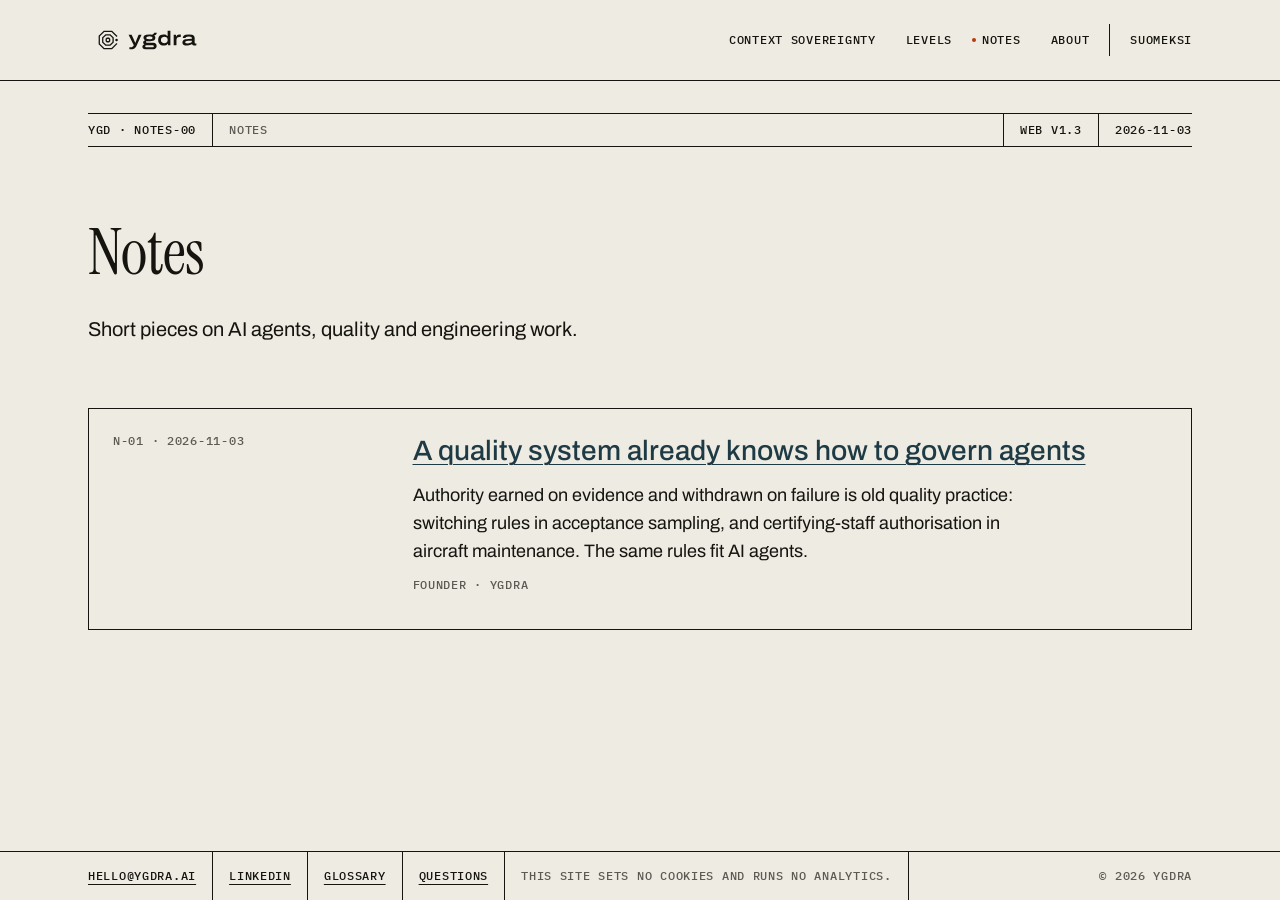
<file: notes/index.html>
<!doctype html>
<html lang="en">
<head>
<meta charset="utf-8">
<meta name="viewport" content="width=device-width, initial-scale=1">
<title>Notes · Ygdra</title>
<meta name="description" content="Notes from the founder on AI agents, quality and engineering work.">
<meta name="color-scheme" content="light dark">
<link rel="canonical" href="https://ygdra.ai/notes/">
<meta property="og:type" content="website">
<meta property="og:site_name" content="Ygdra">
<meta property="og:locale" content="en_GB">
<meta property="og:title" content="Notes · Ygdra">
<meta property="og:description" content="Notes from the founder on AI agents, quality and engineering work.">
<meta property="og:url" content="https://ygdra.ai/notes/">
<meta property="og:image" content="https://ygdra.ai/img/share-1200x627.png">
<meta property="og:image:type" content="image/png">
<meta property="og:image:width" content="1200">
<meta property="og:image:height" content="627">
<meta property="og:image:alt" content="Context sovereignty. Your understanding stays yours. The Ygdra device: a gold tree drawn as an engineering ground section, reaching down to three water shafts.">
<meta name="twitter:card" content="summary_large_image">
<meta name="twitter:title" content="Notes · Ygdra">
<meta name="twitter:description" content="Notes from the founder on AI agents, quality and engineering work.">
<meta name="twitter:image" content="https://ygdra.ai/img/share-1200x627.png">
<meta name="twitter:image:alt" content="Context sovereignty. Your understanding stays yours. The Ygdra device: a gold tree drawn as an engineering ground section, reaching down to three water shafts.">
<link rel="icon" href="/favicon.svg" type="image/svg+xml">
<link rel="icon" href="/favicon.ico" sizes="any">
<link rel="preload" href="/fonts/Archivo-400-700.woff2" as="font" type="font/woff2" crossorigin>
<link rel="preload" href="/fonts/InstrumentSerif-400.woff2" as="font" type="font/woff2" crossorigin>
<link rel="stylesheet" href="/css/site-v13.css">
</head>
<body>
<a class="skip" href="#main">Skip to content</a>
<header class="site-head"><div class="wrap">
  <a class="brand" href="/"><picture><source srcset="/img/ygdra-lockup-horizontal-one-colour-birch.svg" media="(prefers-color-scheme: dark)"><img src="/img/ygdra-lockup-horizontal-one-colour-tar.svg" alt="Ygdra, home" width="120" height="40"></picture></a>
  <nav class="nav" aria-label="Main"><ul>
    <li><a href="/context-sovereignty/">Context sovereignty</a></li>
    <li><a href="/levels/">Levels</a></li>
    <li><a href="/notes/" aria-current="page" class="acc-mark">Notes</a></li>
    <li><a href="/about/">About</a></li>
    <li class="lang"><a href="/fi/" lang="fi" hreflang="fi">Suomeksi</a></li>
  </ul></nav>
</div></header>

<main id="main" class="doc"><div class="wrap">
  <header class="doc-head">
    <p class="tb"><span>YGD · NOTES-00</span><span class="tb-title" aria-hidden="true">Notes</span><span>Web v1.3</span><span>2026-11-03</span></p>
    <h1 class="doc-title">Notes</h1>
    <p class="standfirst">Short pieces on AI agents, quality and engineering work.</p>
  </header>

  <section class="block" aria-label="All notes">
    <ol class="note-list">
      <li class="note-card">
        <p class="label">N-01 · 2026-11-03</p>
        <div>
          <h2><a href="/notes/quality-systems-govern-agents/">A quality system already knows how to govern agents</a></h2>
          <p>Authority earned on evidence and withdrawn on failure is old quality practice: switching rules in acceptance sampling, and certifying-staff authorisation in aircraft maintenance. The same rules fit AI agents.</p>
          <p class="meta">Founder · Ygdra</p>
        </div>
      </li>
    </ol>
  </section>
</div></main>

<footer class="site-foot"><div class="wrap">
  <span><a href="mailto:hello@ygdra.ai">hello@ygdra.ai</a></span>
  <span><a href="https://www.linkedin.com/company/ygdra-ai/">LinkedIn</a></span>
  <span><a href="/glossary/">Glossary</a></span>
  <span><a href="/questions/">Questions</a></span>
  <span>This site sets no cookies and runs no analytics.</span>
  <span>© 2026 Ygdra</span>
</div></footer>
</body>
</html>
</file>
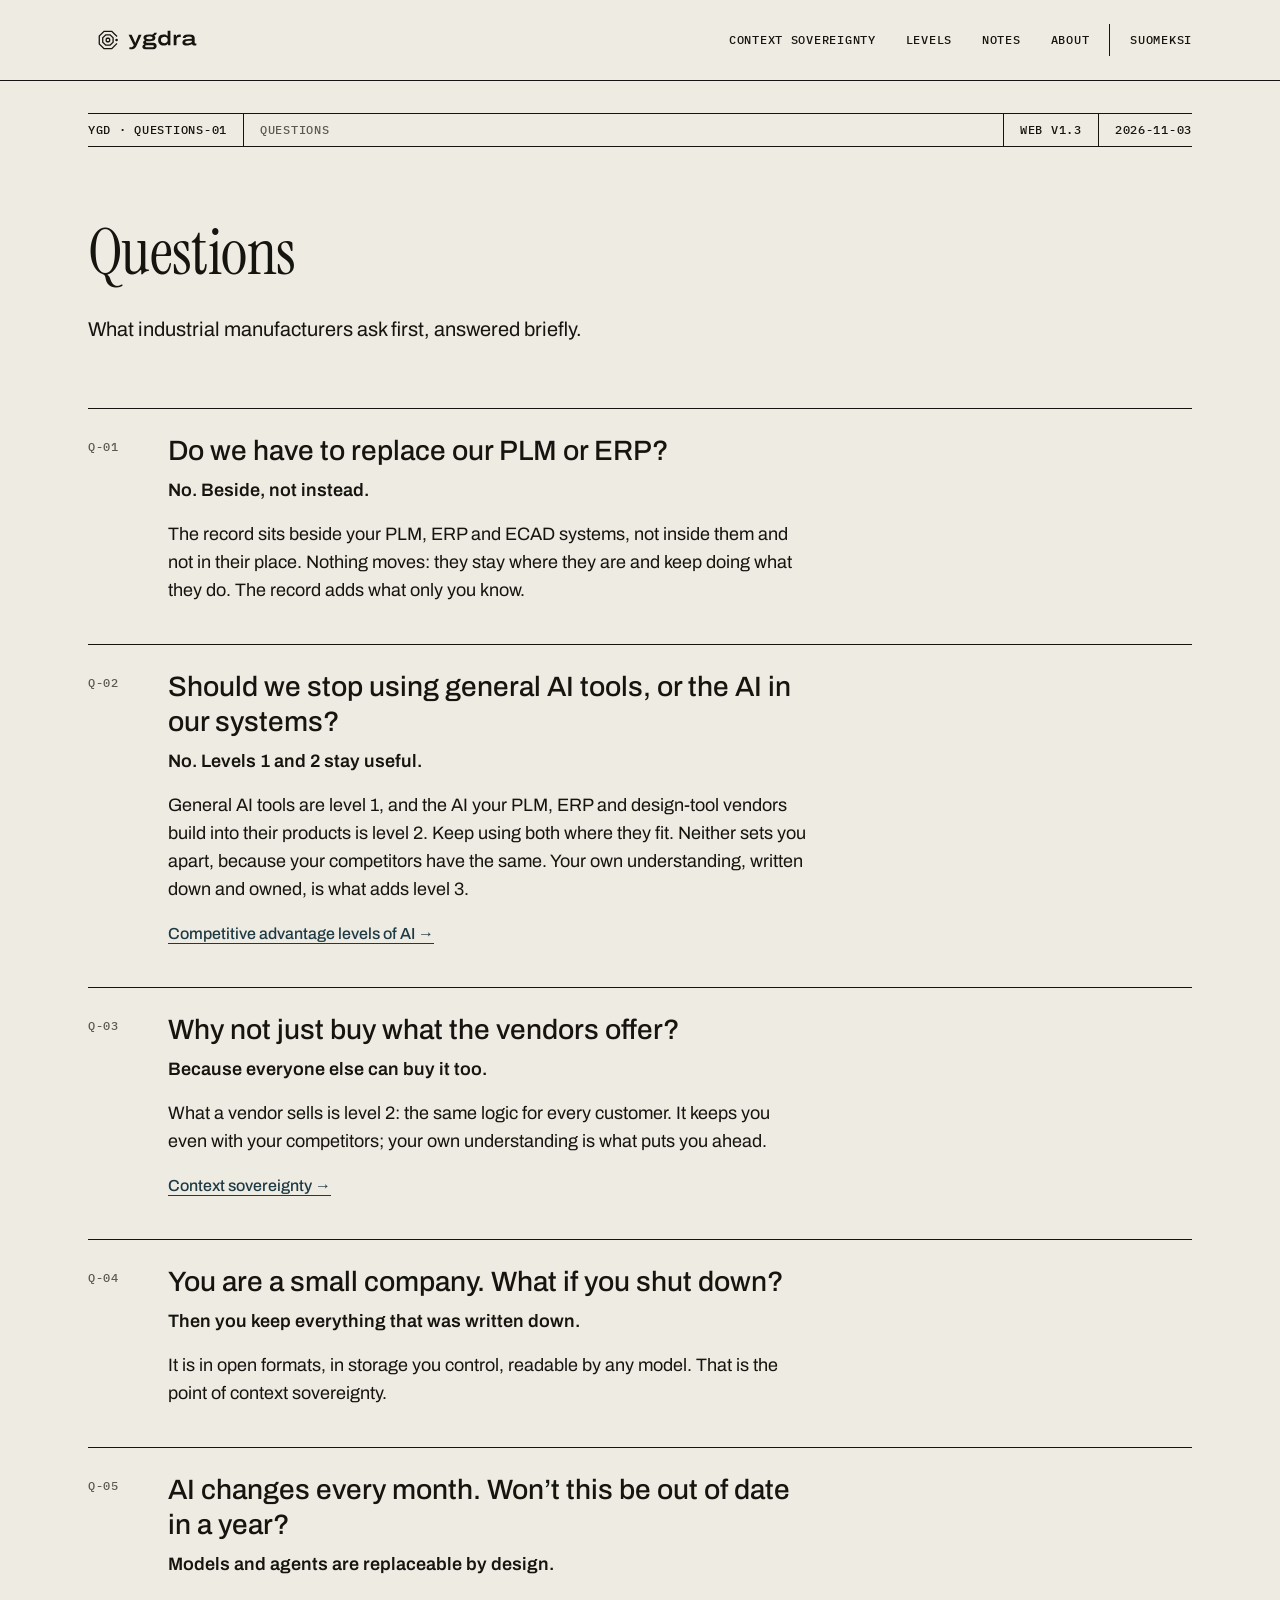
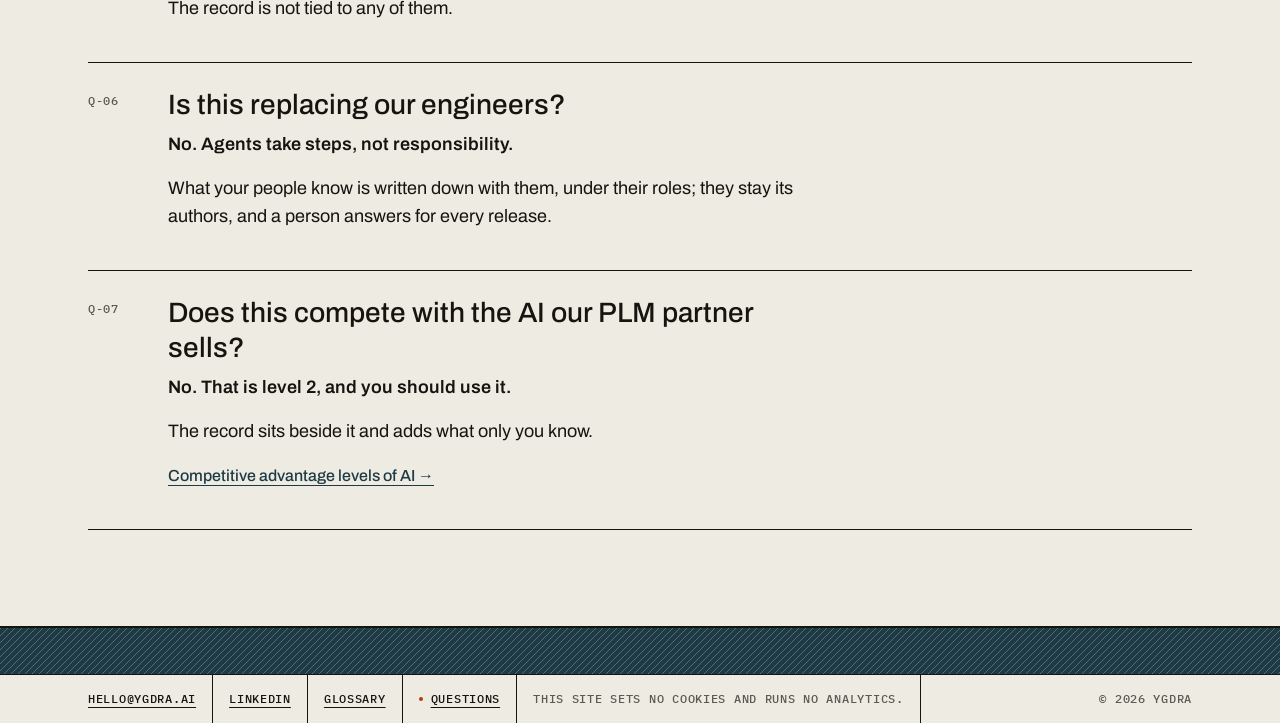
<file: questions/index.html>
<!doctype html>
<html lang="en">
<head>
<meta charset="utf-8">
<meta name="viewport" content="width=device-width, initial-scale=1">
<title>Questions · Ygdra</title>
<meta name="description" content="What industrial manufacturers ask first, answered briefly: PLM and ERP, general AI tools, vendor AI, a small supplier, the pace of AI, engineers, and the PLM partner.">
<meta name="color-scheme" content="light dark">
<link rel="canonical" href="https://ygdra.ai/questions/">
<meta property="og:type" content="website">
<meta property="og:site_name" content="Ygdra">
<meta property="og:locale" content="en_GB">
<meta property="og:title" content="Questions · Ygdra">
<meta property="og:description" content="What industrial manufacturers ask first, answered briefly: PLM and ERP, general AI tools, vendor AI, a small supplier, the pace of AI, engineers, and the PLM partner.">
<meta property="og:url" content="https://ygdra.ai/questions/">
<meta property="og:image" content="https://ygdra.ai/img/share-1200x627.png">
<meta property="og:image:type" content="image/png">
<meta property="og:image:width" content="1200">
<meta property="og:image:height" content="627">
<meta property="og:image:alt" content="Context sovereignty. Your understanding stays yours. The Ygdra device: a gold tree drawn as an engineering ground section, reaching down to three water shafts.">
<meta name="twitter:card" content="summary_large_image">
<meta name="twitter:title" content="Questions · Ygdra">
<meta name="twitter:description" content="What industrial manufacturers ask first, answered briefly: PLM and ERP, general AI tools, vendor AI, a small supplier, the pace of AI, engineers, and the PLM partner.">
<meta name="twitter:image" content="https://ygdra.ai/img/share-1200x627.png">
<meta name="twitter:image:alt" content="Context sovereignty. Your understanding stays yours. The Ygdra device: a gold tree drawn as an engineering ground section, reaching down to three water shafts.">
<link rel="icon" href="/favicon.svg" type="image/svg+xml">
<link rel="icon" href="/favicon.ico" sizes="any">
<link rel="preload" href="/fonts/Archivo-400-700.woff2" as="font" type="font/woff2" crossorigin>
<link rel="preload" href="/fonts/InstrumentSerif-400.woff2" as="font" type="font/woff2" crossorigin>
<link rel="stylesheet" href="/css/site-v13.css">
</head>
<body>
<a class="skip" href="#main">Skip to content</a>
<header class="site-head"><div class="wrap">
  <a class="brand" href="/"><picture><source srcset="/img/ygdra-lockup-horizontal-one-colour-birch.svg" media="(prefers-color-scheme: dark)"><img src="/img/ygdra-lockup-horizontal-one-colour-tar.svg" alt="Ygdra, home" width="120" height="40"></picture></a>
  <nav class="nav" aria-label="Main"><ul>
    <li><a href="/context-sovereignty/">Context sovereignty</a></li>
    <li><a href="/levels/">Levels</a></li>
    <li><a href="/notes/">Notes</a></li>
    <li><a href="/about/">About</a></li>
    <li class="lang"><a href="/fi/" lang="fi" hreflang="fi">Suomeksi</a></li>
  </ul></nav>
</div></header>

<main id="main" class="doc"><div class="wrap">
  <header class="doc-head">
    <p class="tb"><span>YGD · QUESTIONS-01</span><span class="tb-title" aria-hidden="true">Questions</span><span>Web v1.3</span><span>2026-11-03</span></p>
    <h1 class="doc-title">Questions</h1>
    <p class="standfirst">What industrial manufacturers ask first, answered briefly.</p>
  </header>

  <section class="block" aria-label="Questions and answers">
    <ol class="schedule qa-list">
      <li id="replace">
        <span class="no">Q-01</span>
        <h2 class="term q">Do we have to replace our PLM or ERP?</h2>
        <div class="def">
          <p class="answer">No. Beside, not instead.</p>
          <p>The record sits beside your PLM, ERP and ECAD systems, not inside them and not in their place. Nothing moves: they stay where they are and keep doing what they do. The record adds what only you know.</p>
        </div>
      </li>
      <li id="general-ai">
        <span class="no">Q-02</span>
        <h2 class="term q">Should we stop using general AI tools, or the AI in our systems?</h2>
        <div class="def">
          <p class="answer">No. Levels 1 and 2 stay useful.</p>
          <p>General AI tools are level&nbsp;1, and the AI your PLM, ERP and design-tool vendors build into their products is level&nbsp;2. Keep using both where they fit. Neither sets you apart, because your competitors have the same. Your own understanding, written down and owned, is what adds level&nbsp;3.</p>
          <p><a class="go" href="/levels/">Competitive advantage levels of AI <span aria-hidden="true">→</span></a></p>
        </div>
      </li>
      <li id="vendors">
        <span class="no">Q-03</span>
        <h2 class="term q">Why not just buy what the vendors offer?</h2>
        <div class="def">
          <p class="answer">Because everyone else can buy it too.</p>
          <p>What a vendor sells is level&nbsp;2: the same logic for every customer. It keeps you even with your competitors; your own understanding is what puts you ahead.</p>
          <p><a class="go" href="/context-sovereignty/">Context sovereignty <span aria-hidden="true">→</span></a></p>
        </div>
      </li>
      <li id="small-company">
        <span class="no">Q-04</span>
        <h2 class="term q">You are a small company. What if you shut down?</h2>
        <div class="def">
          <p class="answer">Then you keep everything that was written down.</p>
          <p>It is in open formats, in storage you control, readable by any model. That is the point of context sovereignty.</p>
        </div>
      </li>
      <li id="ai-changes">
        <span class="no">Q-05</span>
        <h2 class="term q">AI changes every month. Won’t this be out of date in a year?</h2>
        <div class="def">
          <p class="answer">Models and agents are replaceable by design.</p>
          <p>The record is not tied to any of them.</p>
        </div>
      </li>
      <li id="engineers">
        <span class="no">Q-06</span>
        <h2 class="term q">Is this replacing our engineers?</h2>
        <div class="def">
          <p class="answer">No. Agents take steps, not responsibility.</p>
          <p>What your people know is written down with them, under their roles; they stay its authors, and a person answers for every release.</p>
        </div>
      </li>
      <li id="plm-partner">
        <span class="no">Q-07</span>
        <h2 class="term q">Does this compete with the AI our PLM partner sells?</h2>
        <div class="def">
          <p class="answer">No. That is level&nbsp;2, and you should use it.</p>
          <p>The record sits beside it and adds what only you know.</p>
          <p><a class="go" href="/levels/">Competitive advantage levels of AI <span aria-hidden="true">→</span></a></p>
        </div>
      </li>
    </ol>
  </section>
</div></main>
<div class="ground" aria-hidden="true"></div>

<footer class="site-foot"><div class="wrap">
  <span><a href="mailto:hello@ygdra.ai">hello@ygdra.ai</a></span>
  <span><a href="https://www.linkedin.com/company/ygdra-ai/">LinkedIn</a></span>
  <span><a href="/glossary/">Glossary</a></span>
  <span><a href="/questions/" aria-current="page" class="acc-mark">Questions</a></span>
  <span>This site sets no cookies and runs no analytics.</span>
  <span>© 2026 Ygdra</span>
</div></footer>
</body>
</html>
</file>
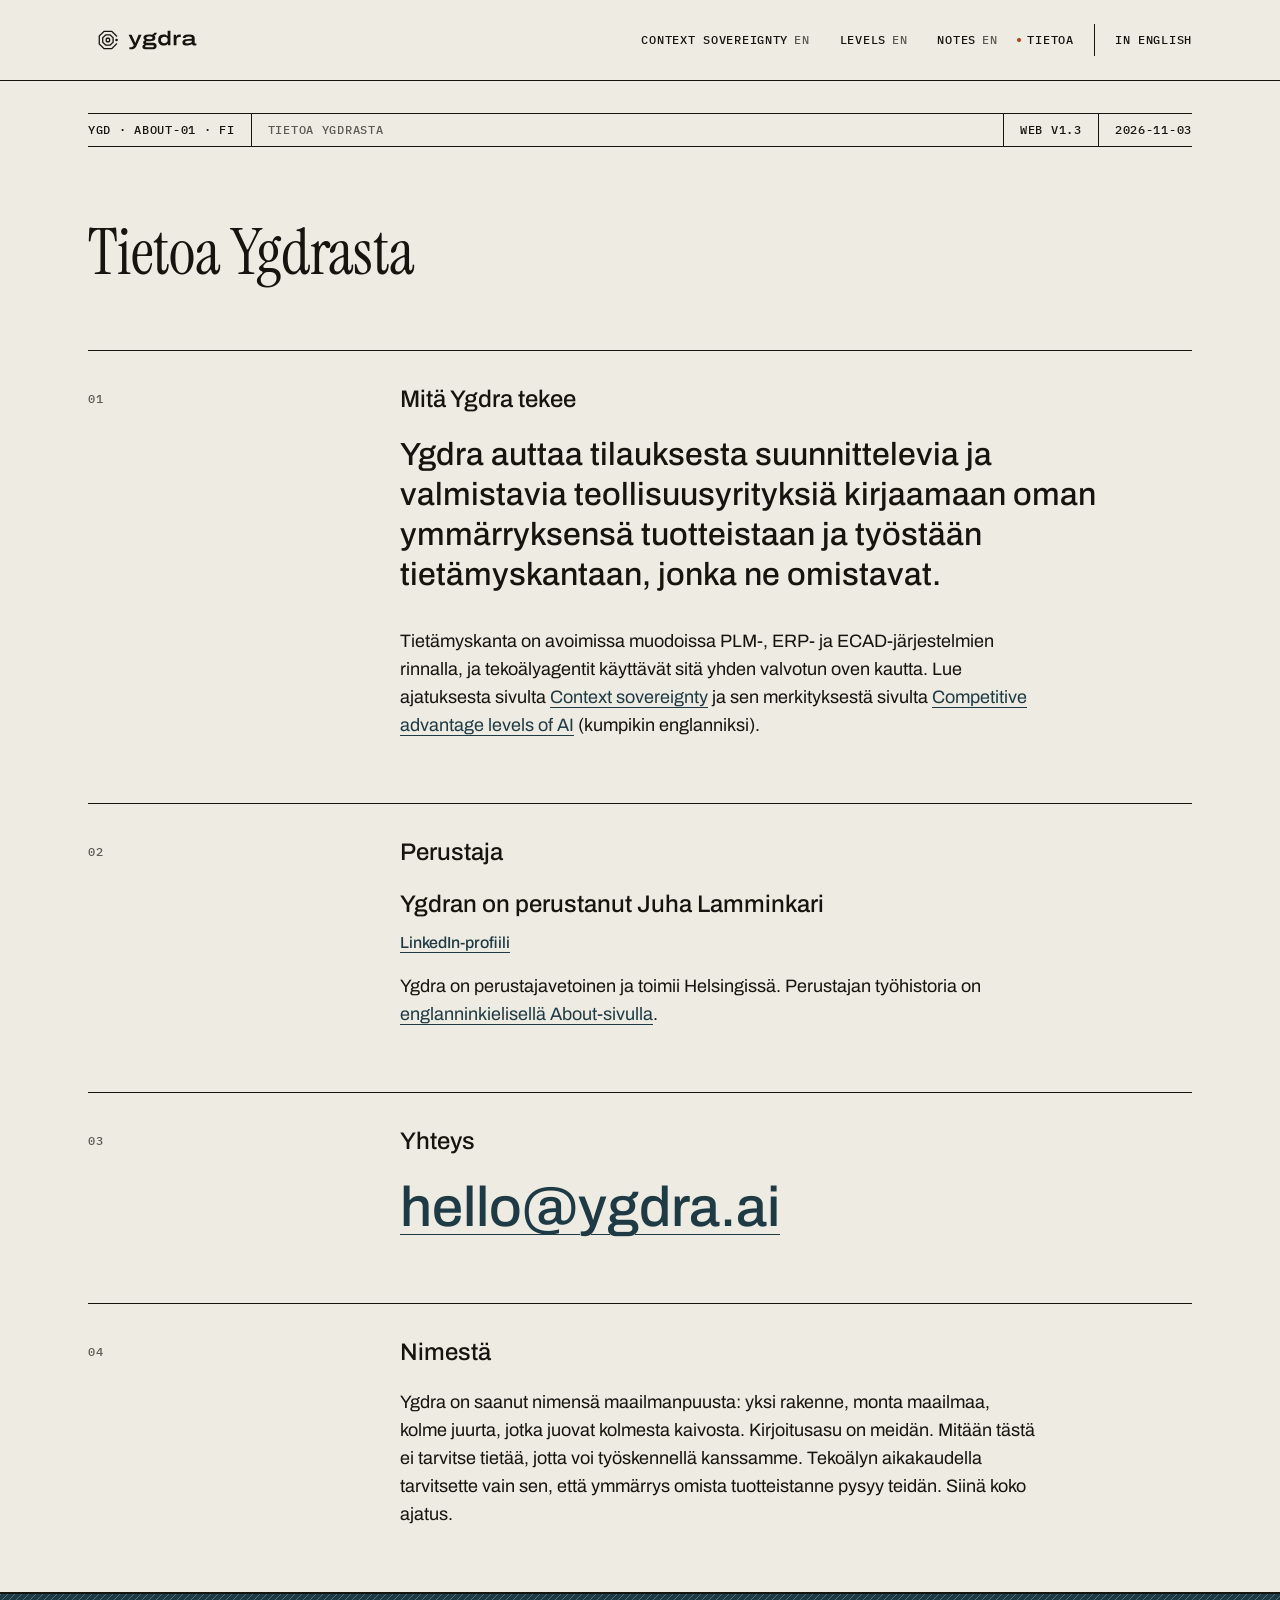
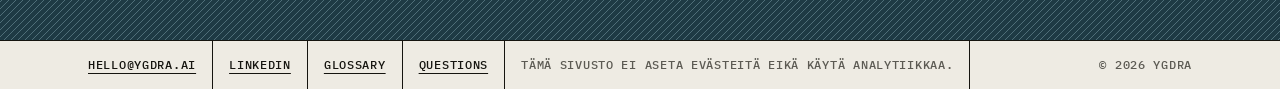
<file: fi/tietoa/index.html>
<!doctype html>
<html lang="fi">
<head>
<meta charset="utf-8">
<meta name="viewport" content="width=device-width, initial-scale=1">
<title>Tietoa · Ygdra</title>
<meta name="description" content="Ygdra on perustajavetoinen ja toimii Helsingissä. Ygdran on perustanut Juha Lamminkari. Yhteys hello@ygdra.ai.">
<meta name="color-scheme" content="light dark">
<link rel="canonical" href="https://ygdra.ai/fi/tietoa/">
<link rel="alternate" hreflang="en" href="https://ygdra.ai/about/">
<link rel="alternate" hreflang="fi" href="https://ygdra.ai/fi/tietoa/">
<link rel="alternate" hreflang="x-default" href="https://ygdra.ai/about/">
<meta property="og:type" content="website">
<meta property="og:site_name" content="Ygdra">
<meta property="og:locale" content="fi_FI">
<meta property="og:locale:alternate" content="en_GB">
<meta property="og:title" content="Tietoa · Ygdra">
<meta property="og:description" content="Ygdra on perustajavetoinen ja toimii Helsingissä. Ygdran on perustanut Juha Lamminkari. Yhteys hello@ygdra.ai.">
<meta property="og:url" content="https://ygdra.ai/fi/tietoa/">
<meta property="og:image" content="https://ygdra.ai/img/share-1200x627.png">
<meta property="og:image:type" content="image/png">
<meta property="og:image:width" content="1200">
<meta property="og:image:height" content="627">
<meta property="og:image:alt" content="Context sovereignty. Your understanding stays yours. Ygdran tunnuskuva: kultainen puu teknisenä maaleikkauksena, joka ulottuu kolmeen vesikuiluun.">
<meta name="twitter:card" content="summary_large_image">
<meta name="twitter:title" content="Tietoa · Ygdra">
<meta name="twitter:description" content="Ygdra on perustajavetoinen ja toimii Helsingissä. Ygdran on perustanut Juha Lamminkari. Yhteys hello@ygdra.ai.">
<meta name="twitter:image" content="https://ygdra.ai/img/share-1200x627.png">
<meta name="twitter:image:alt" content="Context sovereignty. Your understanding stays yours. Ygdran tunnuskuva: kultainen puu teknisenä maaleikkauksena, joka ulottuu kolmeen vesikuiluun.">
<link rel="icon" href="/favicon.svg" type="image/svg+xml">
<link rel="icon" href="/favicon.ico" sizes="any">
<link rel="preload" href="/fonts/Archivo-400-700.woff2" as="font" type="font/woff2" crossorigin>
<link rel="preload" href="/fonts/InstrumentSerif-400.woff2" as="font" type="font/woff2" crossorigin>
<link rel="stylesheet" href="/css/site-v13.css">
</head>
<body>
<a class="skip" href="#main">Siirry sisältöön</a>
<header class="site-head"><div class="wrap">
  <a class="brand" href="/fi/"><picture><source srcset="/img/ygdra-lockup-horizontal-one-colour-birch.svg" media="(prefers-color-scheme: dark)"><img src="/img/ygdra-lockup-horizontal-one-colour-tar.svg" alt="Ygdra, etusivu" width="120" height="40"></picture></a>
  <nav class="nav" aria-label="Päävalikko"><ul>
    <li><a href="/context-sovereignty/" lang="en" hreflang="en">Context sovereignty<span class="en" aria-hidden="true">EN</span></a></li>
    <li><a href="/levels/" lang="en" hreflang="en">Levels<span class="en" aria-hidden="true">EN</span></a></li>
    <li><a href="/notes/" lang="en" hreflang="en">Notes<span class="en" aria-hidden="true">EN</span></a></li>
    <li><a href="/fi/tietoa/" aria-current="page" class="acc-mark">Tietoa</a></li>
    <li class="lang"><a href="/about/" lang="en" hreflang="en">In English</a></li>
  </ul></nav>
</div></header>

<main id="main" class="doc"><div class="wrap">
  <header class="doc-head">
    <p class="tb"><span>YGD · ABOUT-01 · FI</span><span class="tb-title" aria-hidden="true">Tietoa Ygdrasta</span><span>Web v1.3</span><span>2026-11-03</span></p>
    <h1 class="doc-title">Tietoa Ygdrasta</h1>
  </header>

  <section class="sec" aria-labelledby="h-what">
    <div class="sec-meta"><span class="no">01</span></div>
    <div class="body">
      <h2 id="h-what">Mitä Ygdra tekee</h2>
      <p class="lead-in">Ygdra auttaa tilauksesta suunnittelevia ja valmistavia teollisuusyrityksiä kirjaamaan oman ymmärryksensä tuotteistaan ja työstään tietämyskantaan, jonka ne omistavat.</p>
      <p>Tietämyskanta on avoimissa muodoissa PLM-, ERP- ja ECAD-järjestelmien rinnalla, ja tekoälyagentit käyttävät sitä yhden valvotun oven kautta. Lue ajatuksesta sivulta <a href="/context-sovereignty/" lang="en" hreflang="en">Context sovereignty</a> ja sen merkityksestä sivulta <a href="/levels/" lang="en" hreflang="en">Competitive advantage levels of AI</a> (kumpikin englanniksi).</p>
    </div>
  </section>
  <section class="sec" aria-labelledby="h-founder">
    <div class="sec-meta"><span class="no">02</span></div>
    <div class="body">
      <h2 id="h-founder">Perustaja</h2>
      <p class="founder">Ygdran on perustanut Juha Lamminkari</p>
      <p><a class="go" href="https://www.linkedin.com/in/juha-lamminkari/" rel="noopener">LinkedIn-profiili</a></p>
      <p>Ygdra on perustajavetoinen ja toimii Helsingissä. Perustajan työhistoria on <a href="/about/" lang="en" hreflang="en">englanninkielisellä About-sivulla</a>.</p>
    </div>
  </section>
  <section class="sec" aria-labelledby="h-contact">
    <div class="sec-meta"><span class="no">03</span></div>
    <div class="body">
      <h2 id="h-contact">Yhteys</h2>
      <p class="contact-line"><a href="mailto:hello@ygdra.ai">hello@ygdra.ai</a></p>
    </div>
  </section>
  <section class="sec" aria-labelledby="h-name">
    <div class="sec-meta"><span class="no">04</span></div>
    <div class="body">
      <h2 id="h-name">Nimestä</h2>
      <p>Ygdra on saanut nimensä maailmanpuusta: yksi rakenne, monta maailmaa, kolme juurta, jotka juovat kolmesta kaivosta. Kirjoitusasu on meidän. Mitään tästä ei tarvitse tietää, jotta voi työskennellä kanssamme. Tekoälyn aikakaudella tarvitsette vain sen, että ymmärrys omista tuotteistanne pysyy teidän. Siinä koko ajatus.</p>
    </div>
  </section>
</div></main>
<div class="ground" aria-hidden="true"></div>

<footer class="site-foot"><div class="wrap">
  <span><a href="mailto:hello@ygdra.ai">hello@ygdra.ai</a></span>
  <span><a href="https://www.linkedin.com/company/ygdra-ai/">LinkedIn</a></span>
  <span><a href="/glossary/" lang="en" hreflang="en">Glossary</a></span>
  <span><a href="/questions/" lang="en" hreflang="en">Questions</a></span>
  <span>Tämä sivusto ei aseta evästeitä eikä käytä analytiikkaa.</span>
  <span>© 2026 Ygdra</span>
</div></footer>
</body>
</html>
</file>
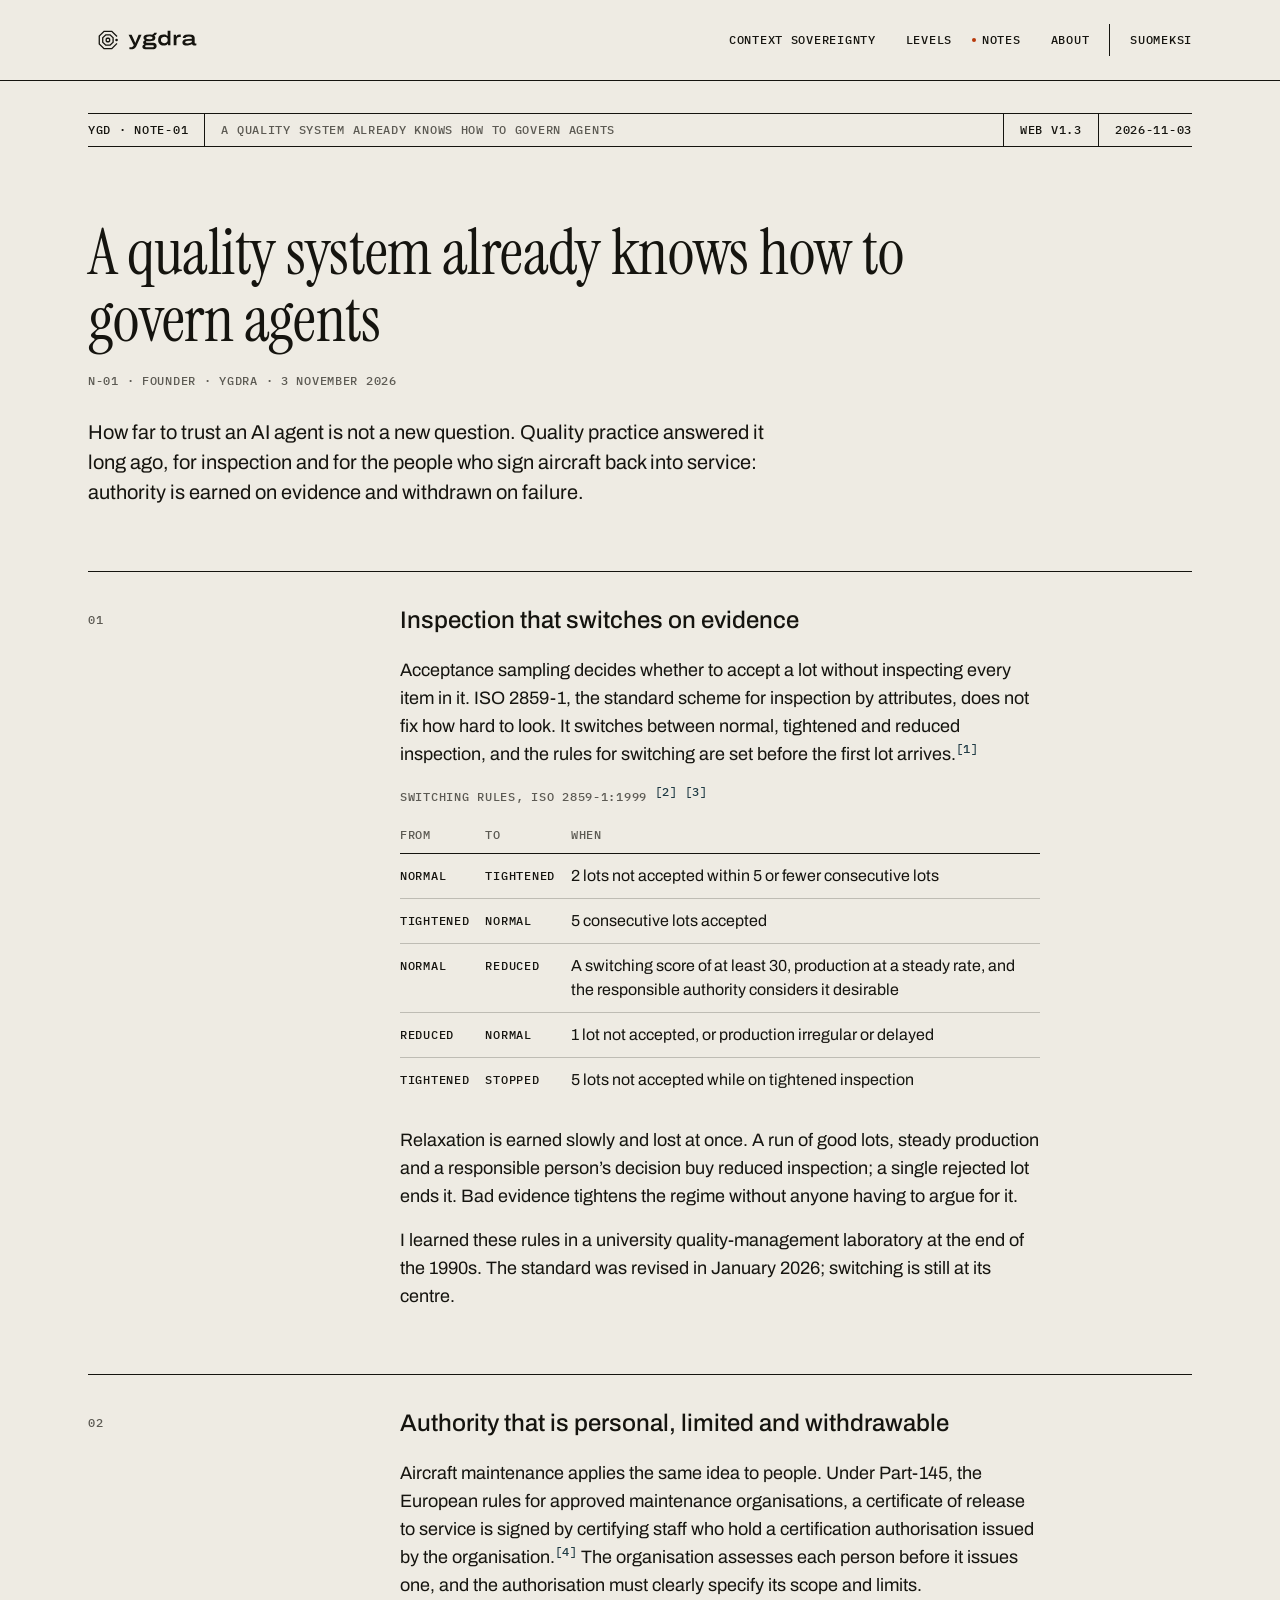
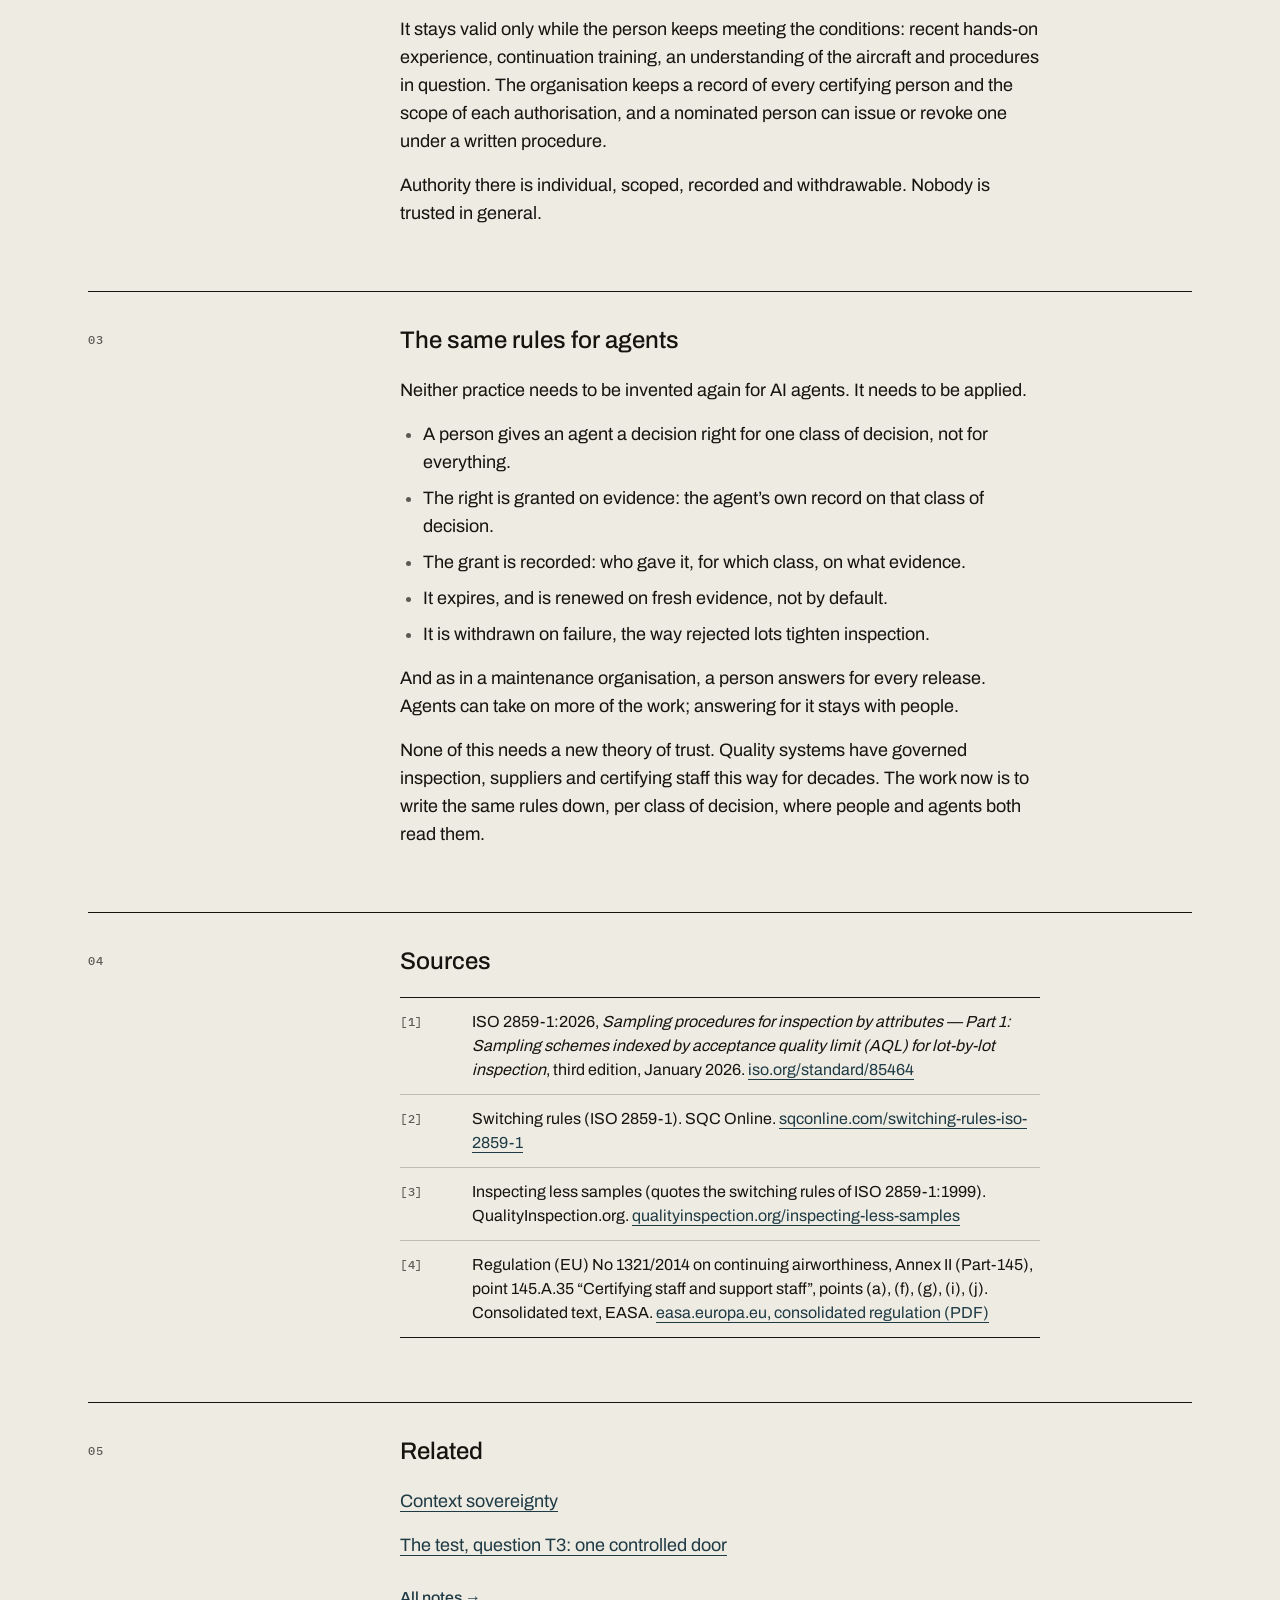
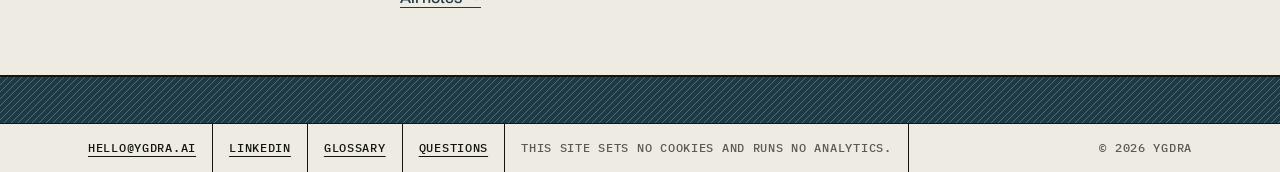
<file: notes/quality-systems-govern-agents/index.html>
<!doctype html>
<html lang="en">
<head>
<meta charset="utf-8">
<meta name="viewport" content="width=device-width, initial-scale=1">
<title>A quality system already knows how to govern agents · Ygdra</title>
<meta name="description" content="Authority earned on evidence and withdrawn on failure is old quality practice: switching rules in acceptance sampling, and certifying-staff authorisation in aircraft maintenance. The same rules fit AI agents.">
<meta name="color-scheme" content="light dark">
<link rel="canonical" href="https://ygdra.ai/notes/quality-systems-govern-agents/">
<meta property="og:type" content="article">
<meta property="og:site_name" content="Ygdra">
<meta property="og:locale" content="en_GB">
<meta property="og:title" content="A quality system already knows how to govern agents · Ygdra">
<meta property="og:description" content="Authority earned on evidence and withdrawn on failure is old quality practice: switching rules in acceptance sampling, and certifying-staff authorisation in aircraft maintenance. The same rules fit AI agents.">
<meta property="og:url" content="https://ygdra.ai/notes/quality-systems-govern-agents/">
<meta property="og:image" content="https://ygdra.ai/img/share-1200x627.png">
<meta property="og:image:type" content="image/png">
<meta property="og:image:width" content="1200">
<meta property="og:image:height" content="627">
<meta property="og:image:alt" content="Context sovereignty. Your understanding stays yours. The Ygdra device: a gold tree drawn as an engineering ground section, reaching down to three water shafts.">
<meta name="twitter:card" content="summary_large_image">
<meta name="twitter:title" content="A quality system already knows how to govern agents · Ygdra">
<meta name="twitter:description" content="Authority earned on evidence and withdrawn on failure is old quality practice: switching rules in acceptance sampling, and certifying-staff authorisation in aircraft maintenance. The same rules fit AI agents.">
<meta name="twitter:image" content="https://ygdra.ai/img/share-1200x627.png">
<meta name="twitter:image:alt" content="Context sovereignty. Your understanding stays yours. The Ygdra device: a gold tree drawn as an engineering ground section, reaching down to three water shafts.">
<link rel="icon" href="/favicon.svg" type="image/svg+xml">
<link rel="icon" href="/favicon.ico" sizes="any">
<link rel="preload" href="/fonts/Archivo-400-700.woff2" as="font" type="font/woff2" crossorigin>
<link rel="preload" href="/fonts/InstrumentSerif-400.woff2" as="font" type="font/woff2" crossorigin>
<link rel="stylesheet" href="/css/site-v13.css">
</head>
<body>
<a class="skip" href="#main">Skip to content</a>
<header class="site-head"><div class="wrap">
  <a class="brand" href="/"><picture><source srcset="/img/ygdra-lockup-horizontal-one-colour-birch.svg" media="(prefers-color-scheme: dark)"><img src="/img/ygdra-lockup-horizontal-one-colour-tar.svg" alt="Ygdra, home" width="120" height="40"></picture></a>
  <nav class="nav" aria-label="Main"><ul>
    <li><a href="/context-sovereignty/">Context sovereignty</a></li>
    <li><a href="/levels/">Levels</a></li>
    <li><a href="/notes/" aria-current="true" class="acc-mark">Notes</a></li>
    <li><a href="/about/">About</a></li>
    <li class="lang"><a href="/fi/" lang="fi" hreflang="fi">Suomeksi</a></li>
  </ul></nav>
</div></header>

<main id="main" class="doc article"><div class="wrap">
  <header class="doc-head">
    <p class="tb"><span>YGD · NOTE-01</span><span class="tb-title" aria-hidden="true">A quality system already knows how to govern agents</span><span>Web v1.3</span><span>2026-11-03</span></p>
    <h1 class="doc-title">A quality system already knows how to govern agents</h1>
    <p class="meta byline">N-01 · Founder · Ygdra · 3 November 2026</p>
    <p class="standfirst">How far to trust an AI agent is not a new question. Quality practice answered it long ago, for inspection and for the people who sign aircraft back into service: authority is earned on evidence and withdrawn on failure.</p>
  </header>

  <section class="sec" aria-labelledby="h-switch">
    <div class="sec-meta"><span class="no">01</span></div>
    <div class="body">
      <h2 id="h-switch">Inspection that switches on evidence</h2>
      <p>Acceptance sampling decides whether to accept a lot without inspecting every item in it. ISO&nbsp;2859-1, the standard scheme for inspection by attributes, does not fix how hard to look. It switches between normal, tightened and reduced inspection, and the rules for switching are set before the first lot arrives.<a class="ref" href="#src-1" aria-label="Source 1">[1]</a></p>
      <table class="rules-table">
        <caption class="label">Switching rules, ISO 2859-1:1999 <a class="ref" href="#src-2" aria-label="Source 2">[2]</a> <a class="ref" href="#src-3" aria-label="Source 3">[3]</a></caption>
        <thead><tr><th scope="col">From</th><th scope="col">To</th><th scope="col">When</th></tr></thead>
        <tbody>
          <tr><td class="st">Normal</td><td class="st">Tightened</td><td>2 lots not accepted within 5 or fewer consecutive lots</td></tr>
          <tr><td class="st">Tightened</td><td class="st">Normal</td><td>5 consecutive lots accepted</td></tr>
          <tr><td class="st">Normal</td><td class="st">Reduced</td><td>A switching score of at least 30, production at a steady rate, and the responsible authority considers it desirable</td></tr>
          <tr><td class="st">Reduced</td><td class="st">Normal</td><td>1 lot not accepted, or production irregular or delayed</td></tr>
          <tr><td class="st">Tightened</td><td class="st">Stopped</td><td>5 lots not accepted while on tightened inspection</td></tr>
        </tbody>
      </table>
      <p>Relaxation is earned slowly and lost at once. A run of good lots, steady production and a responsible person’s decision buy reduced inspection; a single rejected lot ends it. Bad evidence tightens the regime without anyone having to argue for it.</p>
      <p>I learned these rules in a university quality-management laboratory at the end of the 1990s. The standard was revised in January 2026; switching is still at its centre.</p>
    </div>
  </section>
  <section class="sec" aria-labelledby="h-part145">
    <div class="sec-meta"><span class="no">02</span></div>
    <div class="body">
      <h2 id="h-part145">Authority that is personal, limited and withdrawable</h2>
      <p>Aircraft maintenance applies the same idea to people. Under Part-145, the European rules for approved maintenance organisations, a certificate of release to service is signed by certifying staff who hold a certification authorisation issued by the organisation.<a class="ref" href="#src-4" aria-label="Source 4">[4]</a> The organisation assesses each person before it issues one, and the authorisation must clearly specify its scope and limits.</p>
      <p>It stays valid only while the person keeps meeting the conditions: recent hands-on experience, continuation training, an understanding of the aircraft and procedures in question. The organisation keeps a record of every certifying person and the scope of each authorisation, and a nominated person can issue or revoke one under a written procedure.</p>
      <p>Authority there is individual, scoped, recorded and withdrawable. Nobody is trusted in general.</p>
    </div>
  </section>
  <section class="sec" aria-labelledby="h-agents">
    <div class="sec-meta"><span class="no">03</span></div>
    <div class="body">
      <h2 id="h-agents">The same rules for agents</h2>
      <p>Neither practice needs to be invented again for AI agents. It needs to be applied.</p>
      <ul>
        <li>A person gives an agent a decision right for one class of decision, not for everything.</li>
        <li>The right is granted on evidence: the agent’s own record on that class of decision.</li>
        <li>The grant is recorded: who gave it, for which class, on what evidence.</li>
        <li>It expires, and is renewed on fresh evidence, not by default.</li>
        <li>It is withdrawn on failure, the way rejected lots tighten inspection.</li>
      </ul>
      <p>And as in a maintenance organisation, a person answers for every release. Agents can take on more of the work; answering for it stays with people.</p>
      <p>None of this needs a new theory of trust. Quality systems have governed inspection, suppliers and certifying staff this way for decades. The work now is to write the same rules down, per class of decision, where people and agents both read them.</p>
    </div>
  </section>
  <section class="sec" aria-labelledby="h-sources">
    <div class="sec-meta"><span class="no">04</span></div>
    <div class="body">
      <h2 id="h-sources">Sources</h2>
      <ol class="sources">
        <li id="src-1"><span class="no">[1]</span><span>ISO 2859-1:2026, <em>Sampling procedures for inspection by attributes — Part 1: Sampling schemes indexed by acceptance quality limit (AQL) for lot-by-lot inspection</em>, third edition, January 2026. <a href="https://www.iso.org/standard/85464.html" rel="noopener">iso.org/standard/85464</a></span></li>
        <li id="src-2"><span class="no">[2]</span><span>Switching rules (ISO 2859-1). SQC Online. <a href="https://www.sqconline.com/switching-rules-iso-2859-1" rel="noopener">sqconline.com/switching-rules-iso-2859-1</a></span></li>
        <li id="src-3"><span class="no">[3]</span><span>Inspecting less samples (quotes the switching rules of ISO 2859-1:1999). QualityInspection.org. <a href="https://qualityinspection.org/inspecting-less-samples" rel="noopener">qualityinspection.org/inspecting-less-samples</a></span></li>
        <li id="src-4"><span class="no">[4]</span><span>Regulation (EU) No 1321/2014 on continuing airworthiness, Annex II (Part-145), point 145.A.35 “Certifying staff and support staff”, points (a), (f), (g), (i), (j). Consolidated text, EASA. <a href="https://www.easa.europa.eu/sites/default/files/dfu/Consolidated_Regulation_(EU)No1321-2014_on_Continuing_Airworthiness.pdf" rel="noopener">easa.europa.eu, consolidated regulation (PDF)</a></span></li>
      </ol>
    </div>
  </section>
  <section class="sec" aria-labelledby="h-related">
    <div class="sec-meta"><span class="no">05</span></div>
    <div class="body">
      <h2 id="h-related">Related</h2>
      <p><a href="/context-sovereignty/">Context sovereignty</a></p>
      <p><a href="/context-sovereignty/#h-test">The test, question T3: one controlled door</a></p>
      <p class="more"><a href="/notes/">All notes <span aria-hidden="true">→</span></a></p>
    </div>
  </section>
</div></main>
<div class="ground" aria-hidden="true"></div>

<footer class="site-foot"><div class="wrap">
  <span><a href="mailto:hello@ygdra.ai">hello@ygdra.ai</a></span>
  <span><a href="https://www.linkedin.com/company/ygdra-ai/">LinkedIn</a></span>
  <span><a href="/glossary/">Glossary</a></span>
  <span><a href="/questions/">Questions</a></span>
  <span>This site sets no cookies and runs no analytics.</span>
  <span>© 2026 Ygdra</span>
</div></footer>
</body>
</html>
</file>
<file: css/site-v13.css>
/* ygdra.ai · site v1.3 · Ygdra DS v1.0 (ds/tokens.json, pinned). The :root block is generated by tools/tokens_to_css.py;
   the rest of this file carries no raw colour or font value, only DS tokens and their site aliases.
   One accent element per page (DS "The accent rule"): the device bucket on the two lander pages; on every other page
   the current-page marker in the nav (F4, v1.3). The title-block version is ink. */
@font-face{font-family:"Archivo";src:url(/fonts/Archivo-400-700.woff2) format("woff2");font-weight:400 700;font-stretch:62% 125%;font-display:swap}
@font-face{font-family:"Instrument Serif";src:url(/fonts/InstrumentSerif-400.woff2) format("woff2");font-weight:400;font-display:swap}
@font-face{font-family:"IBM Plex Mono";src:url(/fonts/IBMPlexMono-400.woff2) format("woff2");font-weight:400;font-display:swap}
@font-face{font-family:"IBM Plex Mono";src:url(/fonts/IBMPlexMono-500.woff2) format("woff2");font-weight:500;font-display:swap}

/* BEGIN tokens: generated by tools/tokens_to_css.py from ds/tokens.json; do not edit by hand */
:root{
  /* Ygdra DS v1.0 · ds/tokens.json version 1 */
  --tar:#15140f;
  --fjord:#1e3a44;
  --ash:#6e6c64;
  --birch:#eeebe3;
  --lichen:#93a07a;
  --bog-iron:#9e4e2a;
  --accent:#ff5a1f;
  --accent-ink:#b8390a;
  --accent-ink-light:#b8390a;
  --accent-ink-dark:#ff5a1f;
  --ash-ink:#5c5a53;
  --ash-ink-light:#5c5a53;
  --ash-ink-dark:#a19f9a;
  --lichen-ink:#656e54;
  --lichen-ink-light:#656e54;
  --lichen-ink-dark:#93a07a;
  --bog-iron-ink:#9e4e2a;
  --bog-iron-ink-light:#9e4e2a;
  --bog-iron-ink-dark:#c5957f;
  --surface-1:#eeebe3;
  --surface-1-light:#eeebe3;
  --surface-1-dark:#15140f;
  --surface-2:#e5e2db;
  --surface-2-light:#e5e2db;
  --surface-2-dark:#1e3a44;
  --text-primary:#15140f;
  --text-primary-light:#15140f;
  --text-primary-dark:#eeebe3;
  --text-secondary:#5c5a53;
  --text-secondary-light:#5c5a53;
  --text-secondary-dark:#a19f9a;
  --primary:#1e3a44;
  --primary-light:#1e3a44;
  --primary-dark:#eeebe3;
  --on-primary:#eeebe3;
  --on-primary-light:#eeebe3;
  --on-primary-dark:#15140f;
  --link:#1e3a44;
  --link-light:#1e3a44;
  --link-dark:#eeebe3;
  --line-hair:#15140f;
  --line-hair-light:#15140f;
  --line-hair-dark:#494842;
  --line-active:#15140f;
  --line-active-light:#15140f;
  --line-active-dark:#eeebe3;
  --focus:#b8390a;
  --focus-light:#b8390a;
  --focus-dark:#ff5a1f;
  --code-surface:#15140f;
  --code-text:#eeebe3;
  --code-rule:#ff5a1f;
  --disabled-text:#6e6c64;
  --gold:#c8a13a;
  --water:#4f6e78;
  --sans:"Archivo", "Helvetica Neue", Arial, sans-serif;
  --mono:"IBM Plex Mono", "SFMono-Regular", Consolas, monospace;
  --serif:"Instrument Serif", Georgia, "Times New Roman", serif;
  --space-1:4px;
  --space-2:8px;
  --space-3:16px;
  --space-4:24px;
  --space-5:32px;
  --space-6:48px;
  --space-7:64px;
  --space-8:96px;
  --space-9:144px;
  --page-max:1152px;
  --control-h:40px;
  --titleblock-h:32px;
  --radius-0:0px;
  --radius-input:2px;
  --radius-max:4px;
  --hairline:1px;
  --line-active-w:2px;
  --icon-stroke-24:1.5px;
  --icon-stroke-32:2px;
  --node-dot:3px;
  /* site names, aliases of DS names */
  --bg:var(--surface-1);
  --panel:var(--surface-2);
  --ink:var(--text-primary);
  --ink-2:var(--text-secondary);
  --line:var(--line-hair);
  --line-soft:color-mix(in srgb, var(--tar) 22%, var(--birch));
  --active:var(--line-active);
  --band:var(--fjord);
  --band-ink:var(--birch);
  --band-ink-2:var(--ash-ink-dark);
  --band-line:color-mix(in srgb, var(--birch) 30%, var(--fjord));
  --tar-band:var(--tar);
  --ground:var(--fjord);
  --ground-line:var(--tar);
  --hatch:var(--water);
  --gutter:var(--space-4);
  color-scheme:light dark;
}
@media (prefers-color-scheme:dark){
  :root{
    --accent-ink:#ff5a1f;
    --ash-ink:#a19f9a;
    --lichen-ink:#93a07a;
    --bog-iron-ink:#c5957f;
    --surface-1:#15140f;
    --surface-2:#1e3a44;
    --text-primary:#eeebe3;
    --text-secondary:#a19f9a;
    --primary:#eeebe3;
    --on-primary:#15140f;
    --link:#eeebe3;
    --line-hair:#494842;
    --line-active:#eeebe3;
    --focus:#ff5a1f;
    --line-soft:color-mix(in srgb, var(--birch) 14%, var(--tar));
    --ground-line:var(--birch);
  }
}
/* END tokens */
:root{--measure:40rem}  /* site layout: reading measure (not a DS token) */

*,*::before,*::after{box-sizing:border-box}
html{-webkit-text-size-adjust:100%;text-size-adjust:100%}
html,body{margin:0;background:var(--bg);color:var(--ink)}
body{font-family:var(--sans);font-size:18px;line-height:28px;min-height:100vh;display:flex;flex-direction:column;overflow-wrap:break-word}
main{flex:1}
img,svg{max-width:100%;height:auto}

a{color:var(--link);text-decoration-thickness:1px;text-underline-offset:4px}
a:hover{text-decoration-thickness:2px}
a:focus-visible{outline:2px solid var(--focus);outline-offset:2px;border-radius:0}

.wrap{width:100%;max-width:var(--page-max);margin:0 auto;padding:0 var(--gutter)}
.wrap-wide{max-width:calc(var(--page-max) + 2 * var(--gutter))}

/* skip link */
.skip{position:absolute;left:var(--gutter);top:-100px;z-index:10;background:var(--bg);color:var(--ink);font:500 12px/16px var(--mono);letter-spacing:.06em;text-transform:uppercase;padding:8px 12px;border:1px solid var(--line)}
.skip:focus{top:12px}

/* mono labels (label-xs) */
.label,.meta{font-family:var(--mono);font-weight:500;font-size:12px;line-height:16px;letter-spacing:.06em;text-transform:uppercase;color:var(--ink-2)}

/* header · NavBar */
.site-head{border-bottom:1px solid var(--line)}
.site-head .wrap{display:flex;align-items:center;justify-content:space-between;flex-wrap:wrap;gap:12px 32px;padding-top:20px;padding-bottom:20px}
.brand{display:block;line-height:0}
.brand img{display:block;height:40px;width:auto}
.nav ul{display:flex;flex-wrap:wrap;gap:4px 20px;list-style:none;margin:0;padding:0}
.nav a{position:relative;display:inline-flex;align-items:center;min-height:32px;padding-left:10px;font:500 12px/16px var(--mono);letter-spacing:.06em;text-transform:uppercase;color:var(--ink);text-decoration:none;white-space:nowrap}
.nav a::before{content:"";position:absolute;left:0;top:50%;width:4px;height:4px;margin-top:-2px;border-radius:50%;background:transparent}
.nav a:hover{text-decoration:underline;text-decoration-thickness:1px;text-underline-offset:4px}
.nav a.acc-mark::before{background:var(--accent-ink)}  /* the current-page marker: the page's one accent (F4) */
.nav .en{margin-left:6px;color:var(--ink-2)}
.nav .lang{border-left:1px solid var(--line);padding-left:20px}
.nav .lang a::before{display:none}
.nav .lang a{padding-left:0}

/* TitleBlock: ID · title · version · date, hairline above and below */
.tb{display:flex;margin:0;border-top:1px solid var(--line);border-bottom:1px solid var(--line);font:500 12px/16px var(--mono);letter-spacing:.06em;text-transform:uppercase;color:var(--ink);max-width:none}
.tb>span{padding:8px 16px;border-left:1px solid var(--line);white-space:nowrap}
.tb>span:first-child{border-left:0;padding-left:0}
.tb>.tb-title{flex:1;min-width:0;overflow:hidden;text-overflow:ellipsis;color:var(--ink-2)}
.tb>span:last-child{padding-right:0}
.acc{color:var(--accent-ink)}

/* hero (lander pages) */
.hero{padding:32px 0 56px}
.hero-grid{display:grid;grid-template-columns:minmax(0,7fr) minmax(0,5fr);gap:48px;align-items:end;margin-top:72px}
.lead{font-family:var(--serif);font-weight:400;font-size:clamp(52px,6.4vw,80px);line-height:1.05;letter-spacing:-.01em;margin:0}
.promise{font-size:24px;line-height:32px;font-weight:500;margin:20px 0 0}
.descriptor,.audience{font:500 12px/16px var(--mono);letter-spacing:.06em;text-transform:uppercase;color:var(--ink-2);margin:0 0 16px}
.gloss{font:500 14px/20px var(--mono);letter-spacing:.06em;text-transform:uppercase;color:var(--ink-2);margin:16px 0 0;max-width:var(--measure)}
.next{display:flex;flex-wrap:wrap;gap:8px 24px;margin:24px 0 0;padding:0;list-style:none;max-width:none}
.hero-note{font-size:16px;line-height:24px;color:var(--ink-2);margin:16px 0 0}
.rule{border:0;border-top:1px solid var(--line);margin:40px 0 24px;width:96px}
.story{font-size:20px;line-height:30px;margin:0;max-width:36rem}
.story span{display:block}
.story span+span{margin-top:8px}
.hero-story .rule{margin-top:0}

/* device strip (lander pages): DS v1.0.1 generated device, light and dark via <picture>; the wide variant (2400x480,
   the same drawing with sky, ground and hatching run 600 px each side) at 1:1, the crop600 below 600 px (card C2).
   The bucket is the page's one accent. The ground continues into the fjord argument band. */
.device-strip{margin:0;position:relative;height:480px;overflow:hidden;
  background:linear-gradient(to bottom,var(--bg) 0 251px,var(--ground-line) 251px 253px,transparent 253px),
             repeating-linear-gradient(135deg,var(--hatch) 0 1px,var(--ground) 1px 4.95px)}
.device-strip picture{display:block;height:100%}
.device-strip img{display:block;position:absolute;left:50%;top:0;width:2400px;height:480px;max-width:none;transform:translateX(-50%)}
.device-strip+.band{margin-top:0}

/* section header row: mono number + mono name on a hairline */
.sec-head{display:flex;gap:16px;align-items:baseline;border-top:1px solid var(--line);padding-top:12px;margin:0 0 40px}
.sec-head .no{font:500 12px/16px var(--mono);letter-spacing:.06em;color:var(--ink-2)}
.sec-head h2{margin:0;font:500 12px/16px var(--mono);letter-spacing:.06em;text-transform:uppercase;color:var(--ink)}
.block{padding:0 0 96px}
.statement{font-size:clamp(26px,3.1vw,40px);line-height:1.2;font-weight:500;letter-spacing:-.005em;margin:0 0 32px;max-width:52rem}

/* full-bleed bands */
.band{background:var(--band);color:var(--band-ink);padding:72px 0 88px;margin:0 0 96px;--focus:var(--focus-dark);--link:var(--band-ink);--line:var(--band-line)}
.band .sec-head{border-top-color:var(--band-line)}
.band .sec-head .no{color:var(--band-ink-2)}
.band .sec-head h2{color:var(--band-ink)}
.band .statement{font-size:clamp(28px,3.6vw,44px);line-height:1.18;max-width:none;margin-bottom:40px}
.band .cols{display:grid;grid-template-columns:minmax(0,1fr) minmax(0,2fr);gap:24px 48px}
.band .cols p{margin:0;max-width:var(--measure)}
.band .cols .label{color:var(--band-ink-2)}
.band a{color:var(--band-ink)}
.band-tar{background:var(--tar-band);color:var(--birch);padding:72px 0 88px;--focus:var(--focus-dark);--link:var(--birch)}
.band-tar .sec-head{border-top-color:var(--line-hair-dark)}
.band-tar .sec-head .no,.band-tar .meta{color:var(--ash-ink-dark)}
.band-tar .sec-head h2{color:var(--birch)}
.band-tar a{color:var(--birch)}
@media (prefers-color-scheme:dark){.band-tar{border-top:1px solid var(--line)}}
.contact-line{font-size:clamp(30px,4.4vw,56px);line-height:1.1;font-weight:500;margin:0 0 20px}
.contact-line a{text-decoration-thickness:1px;text-underline-offset:8px}

/* level cards with ring markers */
.lvl-cards{display:grid;grid-template-columns:repeat(3,minmax(0,1fr));gap:24px;margin:40px 0 32px;padding:0;list-style:none}
.lvl-cards li{border:1px solid var(--line);padding:24px;display:flex;flex-direction:column}
.lvl-cards li.ahead{border:2px solid var(--active);padding:23px}
.lvl-top{display:flex;justify-content:space-between;align-items:flex-start;margin-bottom:40px}
.rings{width:48px;height:48px;flex:none;color:var(--ink)}
.rings .acc-node{fill:var(--accent)}
.lvl-cards h3{font-size:20px;line-height:28px;font-weight:600;margin:0 0 12px}
.lvl-cards p{font-size:16px;line-height:24px;margin:0;color:var(--ink)}

/* schedule: numbered rows on hairlines (principles, test, glossary, record) */
.schedule{margin:0;padding:0;list-style:none;border-bottom:1px solid var(--line)}
.schedule>li,.schedule>div{display:grid;grid-template-columns:56px minmax(0,16rem) minmax(0,1fr);gap:8px 24px;border-top:1px solid var(--line);padding:16px 0 18px}
.schedule .no{font:500 12px/28px var(--mono);letter-spacing:.06em;color:var(--ink-2)}
.schedule dt,.schedule .term{font-weight:600}
.schedule dd{margin:0;max-width:34rem}
.lead-in{font-size:clamp(24px,2.6vw,32px);line-height:1.25;font-weight:500;margin:0 0 32px;max-width:44rem}
.more{margin:24px 0 0}
.more a,.go,.next a{font:500 16px/24px var(--sans)}  /* onward reading: sans t-base-medium with an arrow (C-2) */

/* long entries and documents */
.doc-head{padding:32px 0 64px}
.doc-title{font-family:var(--serif);font-weight:400;font-size:clamp(40px,5vw,64px);line-height:1.05;letter-spacing:-.01em;margin:72px 0 0;max-width:56rem}
.doc-head .promise{margin-top:16px}
.byline{margin:20px 0 0}
.standfirst{font-size:20px;line-height:30px;margin:28px 0 0;max-width:44rem}
/* In short: Card, panel, inner hairline at 4 px (picture-stone panel) */
.inshort{position:relative;background:var(--panel);border:1px solid var(--line);padding:24px 28px 8px;margin:40px 0 0;max-width:46rem}
.inshort::before{content:"";position:absolute;inset:4px;border:1px solid var(--line-soft);pointer-events:none}
.inshort .label{margin:0 0 8px;position:relative}
.inshort p{position:relative}
.inshort p:last-child{margin-bottom:16px}
.sec{display:grid;grid-template-columns:minmax(0,1fr) minmax(0,3fr);gap:16px 48px;border-top:1px solid var(--line);padding:32px 0 64px}
.sec-meta{display:flex;flex-direction:column;gap:16px;align-items:flex-start}
.sec-meta .no{font:500 12px/16px var(--mono);letter-spacing:.06em;color:var(--ink-2);padding-top:8px}
.sec h2{font-size:24px;line-height:32px;font-weight:500;margin:0 0 20px;max-width:40rem}
.sec .body>*:last-child{margin-bottom:0}
p{margin:0 0 16px;max-width:var(--measure)}
.doc ol:not(.schedule),.doc ul:not(.schedule){margin:0 0 16px;padding-left:1.3em;max-width:var(--measure)}
.doc li{margin:0 0 8px}
.doc li::marker{color:var(--ink-2)}
.doc h3{font-size:18px;line-height:28px;font-weight:600;margin:28px 0 8px}
.doc em{font-style:italic}
.doc .band{margin:0;padding:64px 0 72px}
.doc .band+.sec{border-top:0}

/* test checklist */
.check>li{grid-template-columns:56px minmax(0,1fr) 24px}
.check .box{width:16px;height:16px;border:1px solid var(--line);margin-top:6px}

/* comparison table */
.table-sec{border-top:1px solid var(--line);padding:32px 0 64px}
table.compare{width:100%;border-collapse:collapse;font-size:16px;line-height:24px;margin:0}
.compare caption{text-align:left;font:500 12px/16px var(--mono);letter-spacing:.06em;text-transform:uppercase;color:var(--ink);padding:0 0 24px}
.compare th,.compare td{text-align:left;vertical-align:top;padding:14px 20px 14px 0;border-top:1px solid var(--line-soft)}
.compare thead th{border-top:0;border-bottom:1px solid var(--line);font-weight:600;font-size:16px;padding-bottom:12px}
.compare thead th .label{display:block;margin-bottom:4px}
.compare thead th:last-child{box-shadow:inset 0 2px 0 var(--active);padding-top:14px}
.compare tbody th{font-weight:400;color:var(--ink-2);width:20%}
.compare td{width:26.6%}

/* track record (TreeRow grammar) */
.record{margin:0;padding:0;list-style:none;border-bottom:1px solid var(--line)}
.record li{display:grid;grid-template-columns:120px minmax(0,15rem) minmax(0,1fr);gap:4px 24px;border-top:1px solid var(--line-soft);padding:14px 0}
.record li:first-child{border-top:1px solid var(--line)}
.record .yrs{font:500 12px/28px var(--mono);letter-spacing:.06em;color:var(--ink-2)}
.record .role{font-weight:600}
.record .field{max-width:32rem}
.founder{font-size:24px;line-height:32px;font-weight:500;margin:0 0 8px}

/* notes */
.note-list{margin:0;padding:0;list-style:none}
.note-card{border:1px solid var(--line);padding:24px;display:grid;grid-template-columns:minmax(0,1fr) minmax(0,3fr);gap:16px 48px}
.note-card h2,.note-card h3{font-size:28px;line-height:36px;font-weight:500;margin:0 0 12px}
.note-card h2 a,.note-card h3 a{text-decoration-thickness:1px}
.note-card p{margin:0 0 12px}
.article .body{max-width:var(--measure)}
.article .sec h2{font-size:24px}
.rules-table{width:100%;border-collapse:collapse;font-size:16px;line-height:24px;margin:8px 0 24px}
.rules-table caption{text-align:left;padding:0 0 12px}
.rules-table th,.rules-table td{text-align:left;vertical-align:top;padding:10px 16px 10px 0;border-top:1px solid var(--line-soft)}
.rules-table thead th{border-top:0;border-bottom:1px solid var(--line);font:500 12px/16px var(--mono);letter-spacing:.06em;text-transform:uppercase;color:var(--ink-2)}
.rules-table td.st{font:500 12px/24px var(--mono);letter-spacing:.06em;text-transform:uppercase;white-space:nowrap}
.sources{margin:0;padding:0;list-style:none;border-bottom:1px solid var(--line)}
.sources li{display:grid;grid-template-columns:56px minmax(0,1fr);gap:4px 16px;border-top:1px solid var(--line-soft);padding:12px 0;font-size:16px;line-height:24px;margin:0}
.sources li:first-child{border-top:1px solid var(--line)}
.sources .no{font:500 12px/24px var(--mono);letter-spacing:.06em;color:var(--ink-2)}
.ref{font:500 12px/16px var(--mono);letter-spacing:.04em;vertical-align:super;text-decoration:none}

/* footer · FooterStrip */
.site-foot{border-top:1px solid var(--line);margin-top:0}
.site-foot .wrap{display:flex;flex-wrap:wrap}
.site-foot span{font:500 12px/16px var(--mono);letter-spacing:.06em;text-transform:uppercase;color:var(--ink-2);padding:16px 16px 16px 0;margin-right:16px;border-right:1px solid var(--line)}
.site-foot span:last-child{border-right:0;margin-right:0;padding-right:0;margin-left:auto}
.site-foot a{color:var(--ink)}

/* narrow screens */
@media (max-width:900px){
  .hero-grid{grid-template-columns:minmax(0,1fr);gap:40px;margin-top:48px}
  .device-strip{height:400px}
  .device-strip img{width:2000px;height:400px;transform:translateX(calc(-50% + 67px))}
  .sec{grid-template-columns:minmax(0,1fr);gap:8px;padding:24px 0 48px}
  .sec-meta{flex-direction:row;align-items:center}
  .sec-meta .no{padding-top:0}
  .lvl-cards{grid-template-columns:minmax(0,1fr);gap:16px}
  .lvl-top{margin-bottom:24px}
  .band .cols{grid-template-columns:minmax(0,1fr)}
  .schedule>li,.schedule>div{grid-template-columns:40px minmax(0,1fr);gap:4px 12px}
  .schedule>li>:nth-child(n+3),.schedule>div>:nth-child(n+3){grid-column:2}
  .check>li{grid-template-columns:40px minmax(0,1fr) 20px}
  .check>li>.box{grid-column:3;grid-row:1}
  .record li{grid-template-columns:minmax(0,1fr);gap:2px}
  .note-card{grid-template-columns:minmax(0,1fr);gap:8px}
  .compare thead{position:absolute;width:1px;height:1px;overflow:hidden;clip:rect(0 0 0 0);white-space:nowrap}
  .compare,.compare tbody,.compare tr,.compare th,.compare td{display:block;width:auto}
  .compare caption{display:block;width:auto}
  .compare tr{border-top:1px solid var(--line);padding:12px 0 4px}
  .compare tbody th{color:var(--ink);font-weight:600;border:0;padding:0 0 8px;width:auto}
  .compare td{border-top:1px solid var(--line-soft);padding:8px 0 10px}
  .compare td::before{content:attr(data-level);display:block;font:500 12px/16px var(--mono);letter-spacing:.06em;text-transform:uppercase;color:var(--ink-2);margin-bottom:2px}
  .rules-table td.st{white-space:normal}
}
@media (max-width:480px){
  :root{--gutter:var(--space-3)}
  body{font-size:17px;line-height:26px}
  .site-head .wrap{padding-top:16px;padding-bottom:12px;gap:8px 24px}
  .brand img{height:36px}
  .nav ul{gap:0 16px;margin-left:-10px}
  .nav .lang{padding-left:10px;border-left:0}
  .tb>.tb-title{display:none}
  .tb>span{padding:8px 10px}
  .tb>span:nth-child(3){border-left:1px solid var(--line)}
  .hero{padding-bottom:40px}
  .lead{font-size:52px}
  .promise{font-size:22px;line-height:30px}
  .story{font-size:18px;line-height:27px}
  .block{padding-bottom:64px}
  .band,.band-tar{padding:48px 0 56px}
  .band{margin-bottom:64px}
  .doc-title{margin-top:48px}
  .inshort{padding:20px 20px 4px}
  .lvl-cards li{padding:20px}
  .lvl-cards li.ahead{padding:19px}
  .site-foot .wrap{flex-direction:column}
  .site-foot span{border-right:0;margin:0;padding:12px 0;border-top:1px solid var(--line-soft)}
  .site-foot span:first-child{border-top:0}
  .site-foot span:last-child{margin-left:0}
  .rules-table thead{position:absolute;width:1px;height:1px;overflow:hidden;clip:rect(0 0 0 0)}
  .rules-table,.rules-table tbody,.rules-table tr,.rules-table td{display:block;width:auto}
  .rules-table tr{border-top:1px solid var(--line-soft);padding:8px 0}
  .rules-table td{border:0;padding:2px 0}
  .rules-table caption{display:block;width:auto}
  .rules-table td.st{display:inline-block;margin-right:8px}
  .rules-table td.st+td.st::before{content:"\2192\00a0";color:var(--ink-2)}
}
@media (max-width:599px){
  .device-strip{height:auto;background:none}
  .device-strip picture{height:auto}
  .device-strip img{position:static;width:100%;height:auto;transform:none}
}
@media (prefers-reduced-motion:no-preference){
  .nav a,.go,.more a,.note-card h2 a{transition:text-decoration-color .15s linear}
}

/* glossary and questions */
.tag{display:inline-flex;align-items:center;height:20px;padding:0 8px;margin-top:8px;border:1px solid var(--line);border-radius:2px;font:500 12px/16px var(--mono);letter-spacing:.06em;text-transform:uppercase;color:var(--ink-2);white-space:nowrap}
.schedule h2.term{font-size:20px;line-height:28px;font-weight:600;margin:0}
.schedule h2.q{grid-column:2 / -1}
.qa-list>li{grid-template-columns:56px minmax(0,1fr);padding:24px 0 32px}
.qa-list .def{grid-column:2}
.schedule h2.q{font-size:clamp(22px,2.4vw,28px);line-height:1.25;font-weight:500;max-width:40rem}
.def>*:last-child{margin-bottom:0}
.answer{font-weight:600}
.gloss-list>li{padding:20px 0 24px}
.band .label{color:var(--band-ink-2)}
.band+.wrap>.sec:first-child{border-top:0}
.band-inline{margin:0}
.doc ol.sources,.doc ol.record,.doc ol.note-list,.doc ol.schedule{padding-left:0;max-width:none}
.record .yrs{text-transform:uppercase}
@media (min-width:901px){.record li{grid-template-columns:120px minmax(0,14rem) minmax(0,1fr)}}

/* expressive layer (DS v1.0, F7): hatched ground strip, 45° water hairlines on fjord, once per long page,
   between the last section and the footer; on /context-sovereignty/ the "The point" band stands on the same ground.
   Never behind text below 24 px. */
.ground{height:48px;border-top:2px solid var(--ground-line);background:repeating-linear-gradient(135deg,var(--hatch) 0 1px,var(--ground) 1px 4.95px)}
.band-ground{padding-bottom:0}
.band-ground .ground{margin-top:64px;border-top:0}

/* home: the test, latest note */
.test-list{margin-top:8px}
.note-card.latest{margin-top:0}

/* 404 */
.nf .doc-title{margin-top:72px}
.nf .alt{font-size:24px;line-height:32px;font-weight:500;margin:16px 0 0}
.nf .next{margin-top:40px}

/* footer site links: on Glossary and Questions (in the footer since C-1) the current-page marker sits here */
.site-foot a.acc-mark::before{content:"";display:inline-block;width:4px;height:4px;border-radius:50%;margin:0 8px 2px 0;vertical-align:middle;background:var(--accent-ink)}
.en-tag{font:500 12px/16px var(--mono);letter-spacing:.06em;color:var(--ink-2)}
.lvl-cards p.takes{margin-top:16px;padding-top:16px;border-top:1px solid var(--line-soft);color:var(--ink-2)}
.lvl-cards p.takes a{display:inline-block;margin-top:4px;font-weight:500}
.doc ul.next{padding-left:0;max-width:none}
.doc .next li{margin:0}
.nf .doc-head ul.next{margin-top:40px}
.doc .band.band-ground{padding-bottom:0}
</file>
